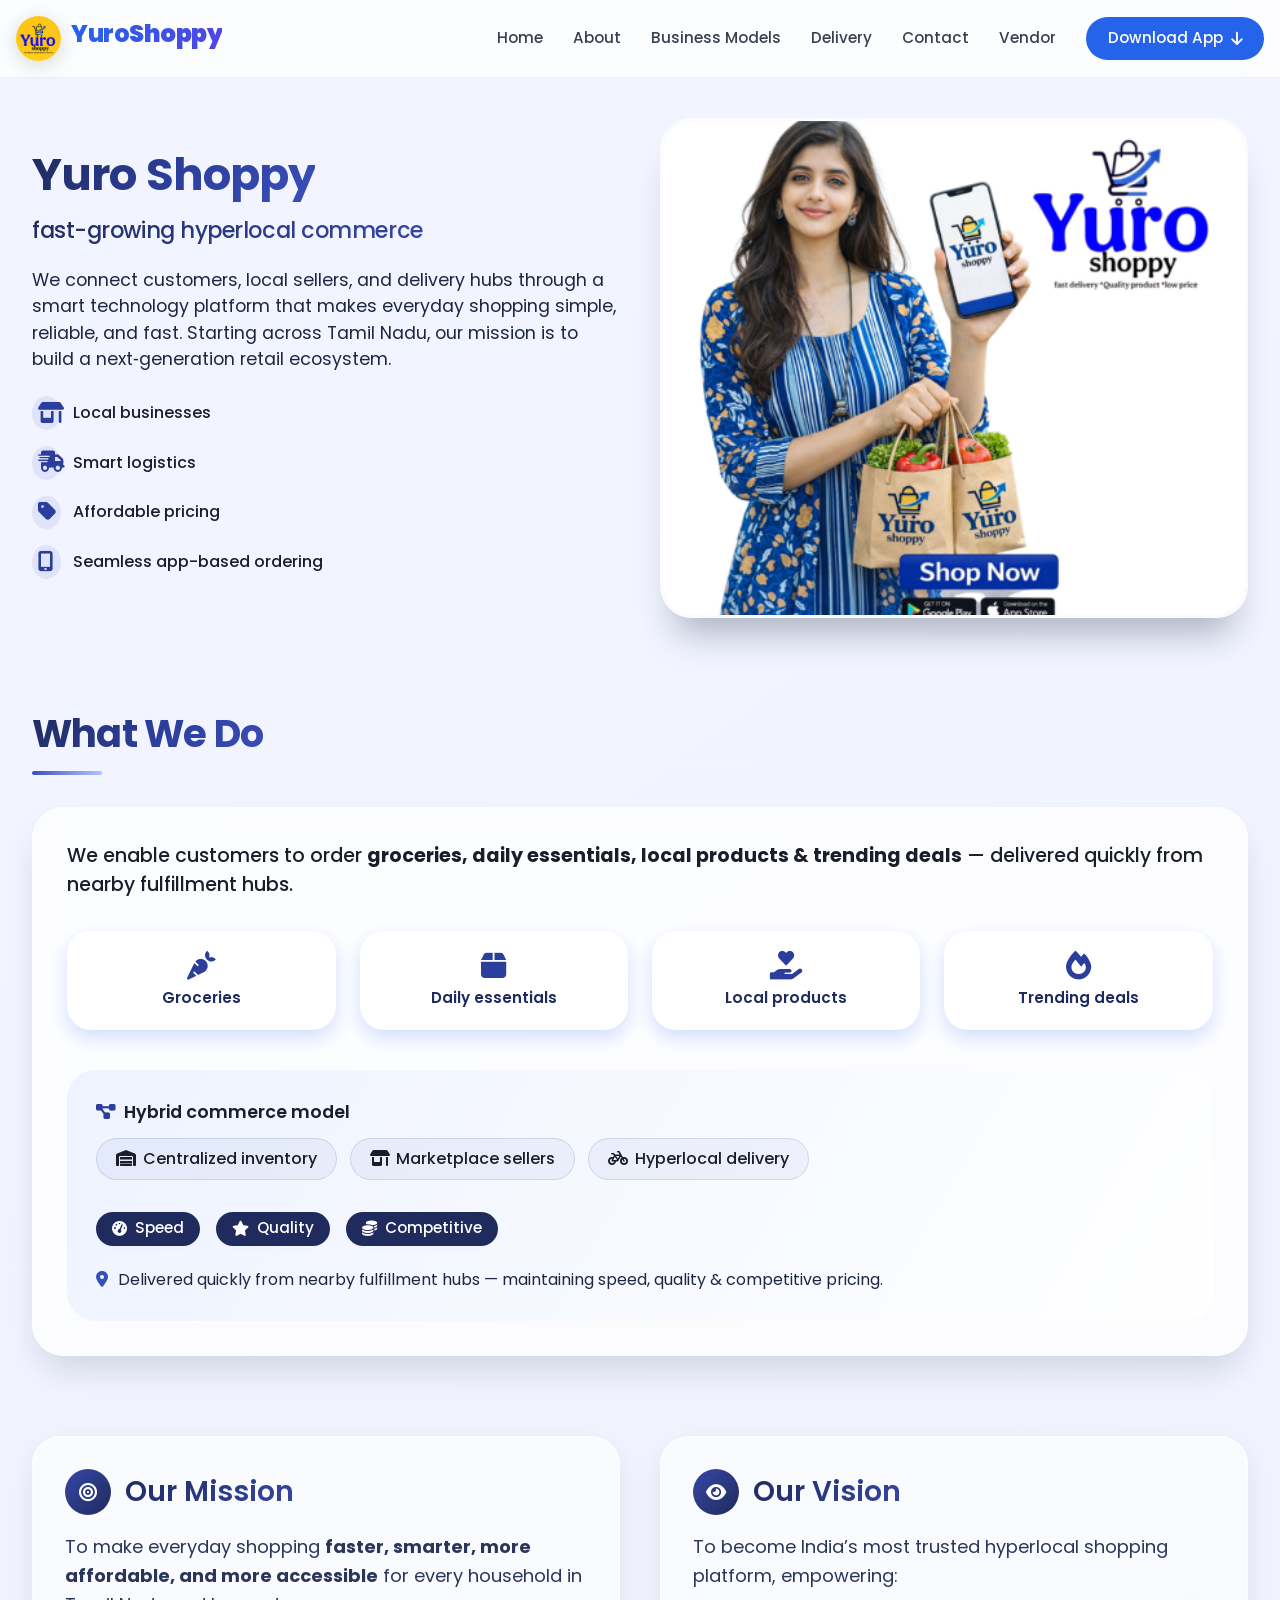
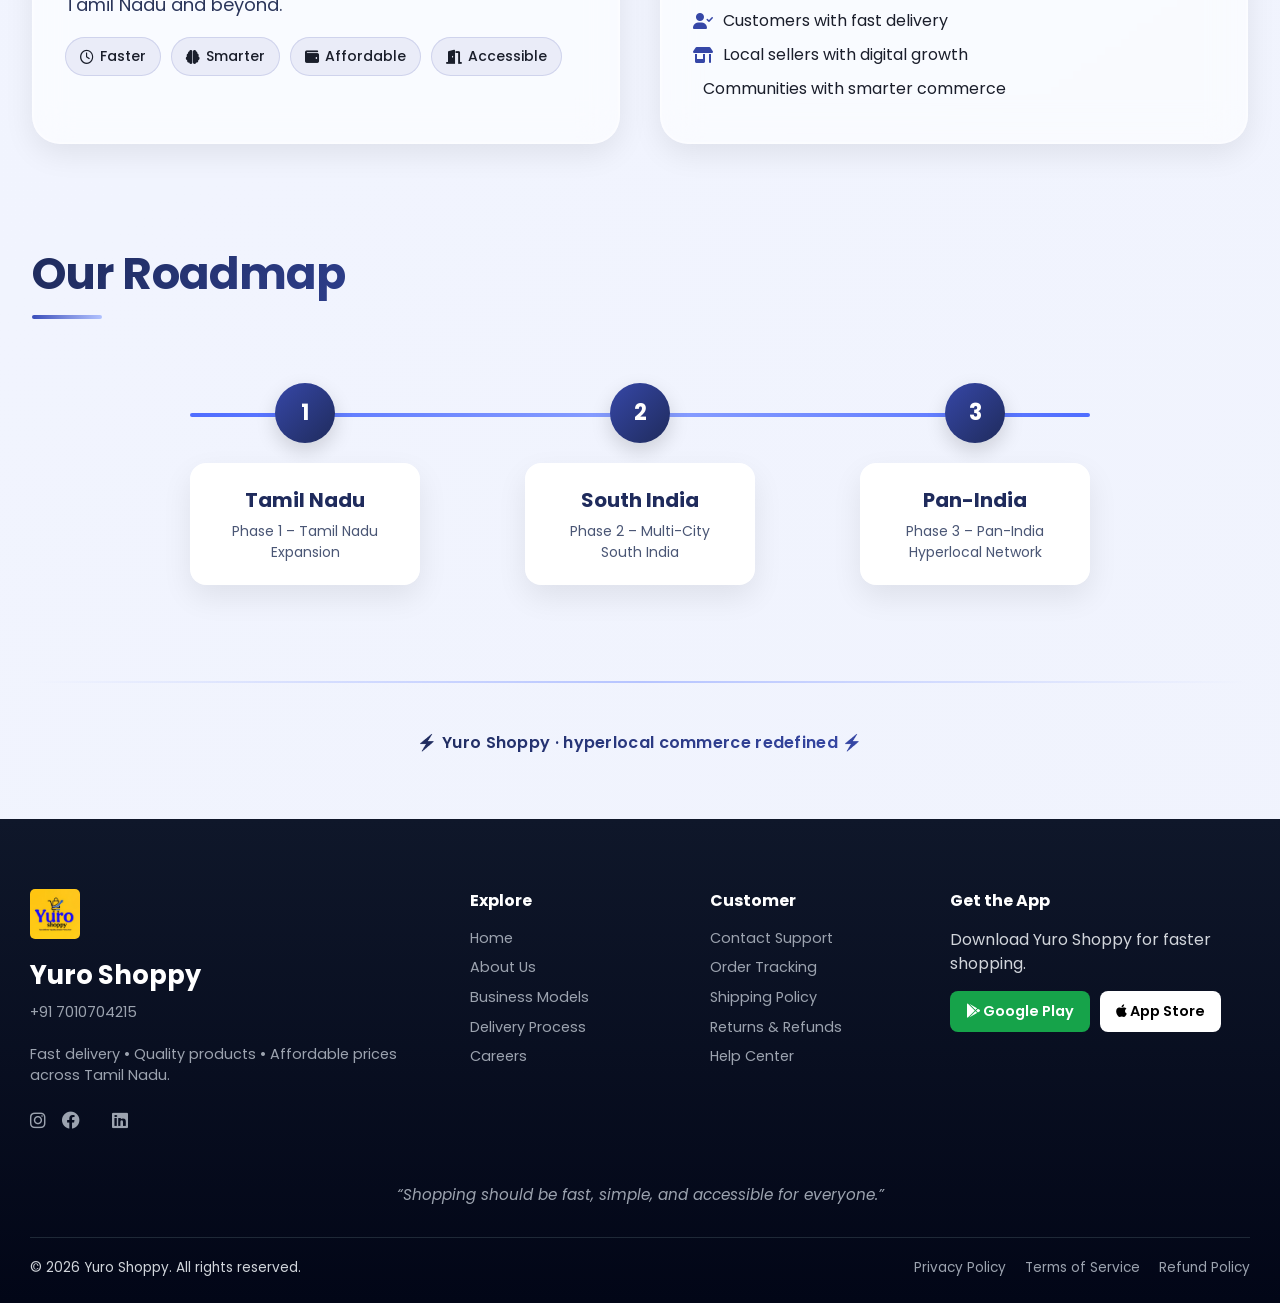
<file: about.html>
<!DOCTYPE html>
<html lang="en">

<head>
    <meta charset="UTF-8">
    <meta name="viewport" content="width=device-width, initial-scale=1.0">
    <title>Yuro Shoppy · about</title>
    <!-- Fonts & Icons -->
    <link rel="preconnect" href="https://fonts.googleapis.com">
    <link rel="shortcut icon" href="gallery/ys_color_fav.png" type="image/x-icon">

    <link rel="preconnect" href="https://fonts.gstatic.com" crossorigin>
    <link href="https://fonts.googleapis.com/css2?family=Inter:opsz,wght@14..32,300..700&display=swap" rel="stylesheet">
    <link rel="stylesheet" href="https://cdnjs.cloudflare.com/ajax/libs/font-awesome/6.0.0-beta3/css/all.min.css">
    <link
        href="https://fonts.googleapis.com/css2?family=Poppins:ital,wght@0,100;0,200;0,300;0,400;0,500;0,600;0,700;0,800;0,900;1,100;1,200;1,300;1,400;1,500;1,600;1,700;1,800;1,900&display=swap"
        rel="stylesheet">

    <style>
        * {
            margin: 0;
            padding: 0;
            box-sizing: border-box;
        }

        body {
            font-family: "Poppins", sans-serif;
            background: linear-gradient(145deg, #f2f5ff 0%, #f0f3fd 100%);
            color: #1a1e2b;
            line-height: 1.5;
            -webkit-font-smoothing: antialiased;
        }

        .page {
            max-width: 1280px;
            margin: 0 auto;
            padding: 2.5rem 2rem 4rem 2rem;
        }


        /* header start  */
        /* HEADER */
        .ys-header {
            position: sticky;
            top: 0;
            z-index: 1000;

            backdrop-filter: blur(14px);
            background: rgba(255, 255, 255, 0.75);

            border-bottom: 1px solid rgba(0, 0, 0, 0.05);
        }

        /* inner */
        .ys-header-inner {
            display: flex;
            justify-content: space-between;
            align-items: center;
            padding: 16px;
        }

        /* brand */
        /* BRAND AREA */
        .ys-brand {
            display: flex;
            align-items: center;
            gap: 10px;
        }

        /* logo */
        .ys-brand img {
            /* width: 38px; */
            width: 45px;
            filter: drop-shadow(0 4px 10px rgba(0, 0, 0, 0.15));
            border-radius: 50%;

            /* transition:0.3s; */
        }

        /* brand text */
        .ys-brand-text {
            font-size: 1.5rem;
            font-weight: 800;
            letter-spacing: -0.5px;
            position: relative;
            background: linear-gradient(90deg, #2563eb, #4f46e5, #2563eb);
            background-size: 200% auto;
            background-clip: text;
            -webkit-text-fill-color: transparent;
            /* animation:ysBrandGradient 4s linear infinite; */
        }

        /* highlight second word */
        .ys-brand-text span {
            font-weight: 900;
        }



        /* subtle glow */
        .ys-brand-text::after {
            content: "";
            position: absolute;
            inset: 0;
            filter: blur(12px);
            opacity: 0.2;
        }

        /* nav */
        .ys-nav {
            display: flex;
            align-items: center;
            gap: 30px;
        }

        /* links */
        .ys-nav a {
            position: relative;
            text-decoration: none;
            color: #374151;
            font-weight: 500;
            font-size: 0.95rem;
        }

        /* hover underline animation */
        .ys-nav a::after {
            content: '';
            position: absolute;
            left: 0;
            bottom: -6px;
            width: 0%;
            height: 2px;
            background: #2563eb;
            transition: 0.3s;
        }

        .ys-nav a:hover {
            color: #2563eb;
        }

        .ys-nav a:hover::after {
            width: 100%;
        }

        /* CTA BUTTON */
        .ys-btn-download {
            background: #2563eb;
            color: white !important;
            padding: 10px 22px;
            border-radius: 40px;
            display: flex;
            align-items: center;
            gap: 8px;
            font-weight: 600;
        }

        /* arrow animation */
        .ys-btn-download i {
            animation: ysArrow 1.4s infinite;
        }

        @keyframes ysArrow {

            0% {
                transform: translateY(0)
            }

            50% {
                transform: translateY(4px)
            }

            100% {
                transform: translateY(0)
            }

        }

        /* hover */
        .ys-btn-download:hover {
            background: #1e40af;
        }

        /* mobile toggle */
        .ys-menu-toggle {
            display: none;
            font-size: 1.6rem;
            cursor: pointer;
        }

        /* mobile nav */
        .ys-mobile-nav {
            max-height: 0;
            overflow: hidden;
            display: flex;
            flex-direction: column;
            background: white;
            transition: 0.35s;
        }

        .ys-mobile-nav a {
            padding: 14px 20px;
            border-top: 1px solid #eee;
            text-decoration: none;
            color: #333;
        }

        /* mobile CTA */
        .ys-btn-mobile {
            background: #2563eb;
            color: white !important;
            text-align: center;
            margin: 16px;
            border-radius: 30px;
        }

        /* active */
        .ys-mobile-nav.active {
            max-height: 400px;
        }

        /* responsive */
        @media(max-width:900px) {

            .ys-nav {
                display: none;
            }

            .ys-menu-toggle {
                display: block;
            }

        }

        /* header end  */

        /* headings with gradient */
        .gradient-text {
            background: linear-gradient(130deg, #1f2b5c, #2c3e9b, #3a4eba);
            -webkit-background-clip: text;
            background-clip: text;
            color: transparent;
            display: inline-block;
            font-weight: 700;
            letter-spacing: -0.02em;
        }

        h1 {
            font-size: 3.2rem;
            line-height: 1.2;
            margin-bottom: 0.5rem;
            font-weight: 700;
        }

        h2 {
            font-size: 2.4rem;
            font-weight: 600;
            letter-spacing: -0.02em;
            margin-bottom: 2rem;
            position: relative;
        }

        h2:after {
            content: '';
            display: block;
            width: 70px;
            height: 4px;
            background: linear-gradient(90deg, #3a4eba, #7b8cde, #b1c2ff);
            border-radius: 4px;
            margin-top: 0.5rem;
        }

        .section-margin {
            margin-bottom: 5rem;
        }

        /* cards & containers */
        .card-glass {
            background: rgba(255, 255, 255, 0.75);
            backdrop-filter: blur(10px);
            -webkit-backdrop-filter: blur(10px);
            border-radius: 2rem;
            box-shadow: 0 20px 35px -8px rgba(0, 20, 60, 0.15), 0 0 0 1px rgba(255, 255, 255, 0.5) inset;
            padding: 2rem;
            transition: transform 0.2s ease;
        }

        .card-glass:hover {
            transform: translateY(-4px);
        }

        .gradient-card {
            background: linear-gradient(145deg, #ffffff, #f6f9ff);
            border-radius: 2rem;
            box-shadow: 0 25px 40px -12px rgba(28, 42, 82, 0.2);
            padding: 2rem;
            border: 1px solid rgba(255, 255, 255, 0.7);
        }

        .badge-gradient {
            background: linear-gradient(110deg, #e9edff, #dfe6ff);
            border-radius: 100px;
            padding: 0.35rem 1rem;
            font-weight: 500;
            color: #1f2b5c;
            display: inline-flex;
            align-items: center;
            gap: 0.5rem;
            font-size: 0.95rem;
            border: 1px solid rgba(255, 255, 255, 0.8);
            box-shadow: 0 2px 6px rgba(0, 0, 0, 0.02);
        }

        .grid-2 {
            display: grid;
            grid-template-columns: 1fr 1fr;
            gap: 2.5rem;
            align-items: center;
        }

        .grid-4 {
            display: grid;
            grid-template-columns: repeat(4, 1fr);
            gap: 1.5rem;
        }

        .grid-3 {
            display: grid;
            grid-template-columns: repeat(3, 1fr);
            gap: 2rem;
        }

        .flex-row {
            display: flex;
            flex-wrap: wrap;
            gap: 1rem;
            align-items: center;
        }

        .list-icon {
            list-style: none;
            margin-top: 1.5rem;
        }

        .list-icon li {
            display: flex;
            align-items: center;
            gap: 0.75rem;
            margin-bottom: 1rem;
            font-weight: 450;
        }

        .list-icon i {
            color: #2c3e9b;
            font-size: 1.3rem;
            width: 1.8rem;
            background: rgba(60, 80, 200, 0.1);
            border-radius: 50%;
            padding: 0.4rem;
            text-align: center;
        }

        .img-rounded {
            border-radius: 2rem;
            width: 100%;
            height: auto;
            object-fit: cover;
            box-shadow: 0 30px 35px -15px rgba(18, 30, 60, 0.3);
            border: 3px solid rgba(255, 255, 255, 0.7);
            transition: 0.3s;
        }

        .img-rounded:hover {
            transform: scale(1.02);
        }

        .phase-card {
            background: white;
            border-radius: 1.8rem;
            padding: 2rem 1.8rem;
            box-shadow: 0 15px 30px -15px #1420441a;
            border: 1px solid #ffffff;
            transition: all 0.25s;
            text-align: center;
            background: linear-gradient(160deg, #ffffff, #f8faff);
        }

        .phase-card .phase-num {
            background: linear-gradient(130deg, #2c3e9b, #3f52b0);
            color: white;
            width: 3.2rem;
            height: 3.2rem;
            border-radius: 1.2rem;
            display: flex;
            align-items: center;
            justify-content: center;
            font-weight: 700;
            font-size: 1.4rem;
            margin: 0 auto 1.5rem auto;
            box-shadow: 0 6px 12px #2c3e9b40;
        }

        hr.sep {
            border: none;
            height: 2px;
            background: linear-gradient(90deg, transparent, #b6c4ff, transparent);
            margin: 3rem 0;
        }

        /* responsiveness */
        @media (max-width: 900px) {
            h1 {
                font-size: 2.6rem;
            }

            h2 {
                font-size: 2rem;
            }

            .grid-2 {
                grid-template-columns: 1fr;
            }

            .grid-4 {
                grid-template-columns: repeat(2, 1fr);
            }

            .grid-3 {
                grid-template-columns: 1fr;
            }

            .page {
                padding: 1.5rem 1.2rem 3rem;
            }
        }

        @media (max-width: 480px) {
            .grid-4 {
                grid-template-columns: 1fr;
            }

            .phase-card {
                padding: 1.5rem;
            }
        }

        .icon-circle {
            background: #eef2ff;
            width: 48px;
            height: 48px;
            border-radius: 30px;
            display: flex;
            align-items: center;
            justify-content: center;
            color: #2c3e9b;
            font-size: 1.5rem;
        }

        .model-tag {
            background: rgba(44, 62, 155, 0.05);
            border-radius: 100px;
            padding: 0.5rem 1.2rem;
            font-weight: 500;
            border: 1px solid rgba(44, 62, 155, 0.15);
            backdrop-filter: blur(4px);
        }

        /* ===== Mission Vision Section ===== */

        .ys-mv-section {
            display: grid;
            grid-template-columns: 1fr 1fr;
            gap: 2.5rem;
            margin-bottom: 5rem;
        }

        /* glass cards */

        .ys-glass-card {

            background: rgba(255, 255, 255, 0.6);
            backdrop-filter: blur(18px);
            -webkit-backdrop-filter: blur(18px);

            border-radius: 28px;
            padding: 32px;

            border: 1px solid rgba(255, 255, 255, 0.4);

            box-shadow:
                0 10px 30px rgba(0, 0, 0, 0.08),
                inset 0 0 0 1px rgba(255, 255, 255, 0.3);

            transition: all .35s ease;
        }

        .ys-glass-card:hover {
            transform: translateY(-6px);
            box-shadow: 0 18px 40px rgba(0, 0, 0, 0.12);
        }

        /* header */

        .ys-card-head {
            display: flex;
            align-items: center;
            gap: 14px;
            margin-bottom: 18px;
        }

        .ys-icon-wrap {
            width: 46px;
            height: 46px;

            display: flex;
            align-items: center;
            justify-content: center;

            border-radius: 50%;

            background: linear-gradient(135deg, #3647a7, #1f2b5c);
            color: white;
            font-size: 18px;
        }

        /* title */

        .ys-card-title {

            font-size: 28px;
            font-weight: 600;

            background: linear-gradient(130deg, #1f2b5c, #3647a7);
            background-clip: text;
            color: transparent;
        }

        /* paragraph */

        .ys-card-text {
            font-size: 18px;
            line-height: 1.6;
            margin-bottom: 18px;
            color: #2a355a;
        }

        /* badges */

        .ys-badge-row {
            display: flex;
            gap: 10px;
            flex-wrap: wrap;
        }

        .ys-badge {
            background: rgba(54, 71, 167, 0.08);
            border: 1px solid rgba(54, 71, 167, 0.15);

            padding: 8px 14px;
            border-radius: 999px;

            font-size: 14px;
            font-weight: 500;

            display: flex;
            align-items: center;
            gap: 6px;
        }

        /* vision list */

        .ys-vision-list {
            list-style: none;
            padding: 0;
            margin-top: 10px;
        }

        .ys-vision-list li {

            display: flex;
            align-items: center;

            gap: 10px;
            margin-bottom: 10px;

            font-size: 16px;
        }

        .ys-vision-list i {
            color: #3647a7;
            font-size: 16px;
        }

        /* responsive */

        @media(max-width:900px) {

            .ys-mv-section {
                grid-template-columns: 1fr;
            }

        }



        /* ===== ROADMAP SECTION ===== */

        .ys-roadmap-wrap {

            margin: 6rem 0;
            /* text-align: center; */
            position: relative;

        }

        /* title */

        .ys-roadmap-title {

            font-size: 2.8rem;
            font-weight: 700;
            margin-bottom: 4rem;

            background: linear-gradient(120deg, #1f2b5c, #4f6dff);
            background-clip: text;
            color: transparent;

        }

        /* timeline */

        .ys-roadmap-track {

            display: flex;
            justify-content: space-between;
            align-items: center;
            text-align: center;
            max-width: 900px;
            margin: auto;
            position: relative;

        }

        /* center line */

        .ys-roadmap-track::before {

            content: "";
            position: absolute;

            top: 30px;
            left: 0;
            right: 0;

            height: 4px;

            background: linear-gradient(90deg,
                    #4f6dff,
                    #8aa0ff,
                    #4f6dff);

            border-radius: 10px;

        }

        /* node */

        .ys-roadmap-node {

            position: relative;
            display: flex;
            flex-direction: column;
            align-items: center;

            animation: ysRoadFade 1s ease forwards;

        }

        /* circle number */

        .ys-roadmap-dot {

            width: 60px;
            height: 60px;

            border-radius: 50%;

            background: linear-gradient(135deg, #3647a7, #1f2b5c);
            color: white;

            display: flex;
            align-items: center;
            justify-content: center;

            font-size: 22px;
            font-weight: 700;

            box-shadow: 0 8px 20px rgba(0, 0, 0, 0.15);

            margin-bottom: 20px;

            transition: 0.4s;

        }

        /* card */

        .ys-roadmap-card {

            background: white;

            padding: 22px 26px;

            border-radius: 16px;

            width: 230px;

            box-shadow:
                0 12px 30px rgba(0, 0, 0, 0.08);

            transition: 0.35s;

        }

        /* hover animation */

        .ys-roadmap-node:hover .ys-roadmap-card {

            transform: translateY(-8px);
            box-shadow: 0 20px 40px rgba(0, 0, 0, 0.15);

        }

        .ys-roadmap-node:hover .ys-roadmap-dot {

            transform: scale(1.15);
            box-shadow: 0 12px 30px rgba(0, 0, 0, 0.25);

        }

        /* text */

        .ys-roadmap-card h3 {

            font-size: 20px;
            margin-bottom: 6px;
            color: #1f2b5c;

        }

        .ys-roadmap-card p {

            font-size: 14px;
            color: #4a5675;

        }

        /* animation */

        @keyframes ysRoadFade {

            from {

                opacity: 0;
                transform: translateY(30px);

            }

            to {

                opacity: 1;
                transform: translateY(0);

            }

        }

        /* mobile */

        @media(max-width:800px) {

            .ys-roadmap-track {

                flex-direction: column;
                gap: 40px;

            }

            .ys-roadmap-track::before {

                display: none;

            }

        }

        /* footerstart */

        .ys-footer {
            background: linear-gradient(180deg, #0f172a, #020617);
            color: #d1d5db;
            padding: 70px 30px 25px;
        }

        /* GRID */

        .ys-footer-grid {
            display: grid;
            grid-template-columns: 2fr 1fr 1fr 1.5fr;
            gap: 40px;
            margin-bottom: 50px;
        }

        /* BRAND */

        .ys-footer-logo {
            width: 50px;
            margin-bottom: 10px;
            border-radius: 10%;
        }

        .ys-brand-name {
            font-size: 1.6rem;
            font-weight: 700;
            color: white;
            margin-bottom: 8px;
        }

        .ys-footer-desc {
            font-size: .9rem;
            color: #9ca3af;
            margin-bottom: 20px;
        }

        /* SOCIAL */

        .ys-footer-social a {
            margin-right: 12px;
            font-size: 18px;
            color: #9ca3af;
            transition: .3s;
        }

        .ys-footer-social a:hover {
            color: white;
            transform: translateY(-3px);
        }

        /* LINKS */

        .ys-footer-col h4 {
            color: white;
            margin-bottom: 15px;
        }

        .ys-footer-col a {
            display: block;
            margin-bottom: 8px;
            text-decoration: none;
            color: #9ca3af;
            font-size: .9rem;
            transition: .3s;
        }

        /* .ys-footer-col a:hover {
    color: white;
    padding-left: 4px;
} */

        /* APP BUTTONS */

        .ys-app-buttons {
            display: flex;
            gap: 10px;
            margin-top: 15px;
            color: white !important;
        }

        .ys-playstore,
        .ys-appstore {
            display: flex;
            align-items: center;
            gap: 8px;
            padding: 10px 16px;
            border-radius: 8px;
            text-decoration: none;
            font-size: .9rem;
            font-weight: 600;

        }

        .ys-playstore {
            background: #16a34a;
            color: white !important;
        }

        .ys-appstore {
            background: white;
            color: black !important;
        }

        .ys-playstore:hover {
            background: #16a34a;
            transform: none !important;
        }

        .ys-appstore:hover {
            background: #e5e7eb;
        }

        /* QUOTE */

        .ys-footer-quote {
            text-align: center;
            font-style: italic;
            color: #9ca3af;
            margin-bottom: 30px;
            font-size: .95rem;
        }

        /* BOTTOM */

        .ys-footer-bottom {
            border-top: 1px solid #1f2937;
            padding-top: 20px;
            display: flex;
            justify-content: space-between;
            flex-wrap: wrap;
            font-size: .85rem;
        }

        .ys-footer-links a {
            margin-left: 15px;
            color: #9ca3af;
            text-decoration: none;
        }

        .ys-footer-links a:hover {
            color: white;
        }

        @media(max-width:900px) {

            .ys-footer-grid {
                grid-template-columns: 1fr 1fr;
            }

        }

        @media(max-width:600px) {

            .ys-footer-grid {
                grid-template-columns: 1fr;
            }

            .ys-footer-bottom {
                flex-direction: column;
                gap: 10px;
                text-align: center;
            }

            .ys-footer-links a {
                margin: 0 8px;
            }

        }

        /* footer end  */
    </style>
</head>

<body>
    <header class="ys-header">

        <div class="ys-container ys-header-inner">

            <!-- Logo -->
            <div class="ys-brand">
                <img src="gallery/ys_color_fav.png" alt="YuroShoppy Logo">

                <h1 class="ys-brand-text">
                    Yuro<span>Shoppy</span>
                </h1>
            </div>

            <!-- Desktop Menu -->
            <nav class="ys-nav">
                <a href="index.html">Home</a>
                <a href="about.html">About</a>
                <a href="partnership.html">Business Models</a>
                <a href="deliveryprocess.html">Delivery</a>
                <a href="index.html#yscontact">Contact</a>
                <a href="vendor.html">Vendor</a>

                <a href="#" class="ys-btn-download">
                    Download App
                    <i class="fas fa-arrow-down"></i>
                </a>
            </nav>

            <!-- Mobile Menu Button -->
            <div class="ys-menu-toggle">
                <i class="fas fa-bars"></i>
            </div>

        </div>

        <!-- Mobile Menu -->
        <div class="ys-mobile-nav">
            <a href="index.html">Home</a>
            <a href="about.html">About</a>
            <a href="partnership.html">Business Models</a>
            <a href="deliveryprocess.html">Delivery</a>
            <a href="index.html#yscontact">Contact</a>
            <a href="vendor.html">Vendor</a>

            <a href="#" class="ys-btn-mobile">
                Download App
                <i class="fas fa-arrow-down"></i>
            </a>
        </div>

    </header>

    <main class="page">
        <!-- NO HEADER / NO FOOTER — pure content sections -->

        <!-- WHO WE ARE (hero section) -->
        <div class="section-margin">
            <div class="grid-2">
                <!-- left text -->
                <div>
                    <h1 class="gradient-text" style="font-size: 2.8rem; margin-bottom: 0.75rem;">Yuro Shoppy</h1>
                    <p class="gradient-text"
                        style="font-size: 1.4rem; font-weight: 500; margin-bottom: 1.2rem; background: linear-gradient(135deg,#212c5e,#3647a7); -webkit-background-clip:text; background-clip:text;">
                        fast-growing hyperlocal commerce</p>
                    <p style="font-size: 1.1rem; margin-bottom: 1.2rem; color: #1e2642;">We connect customers, local
                        sellers, and delivery hubs through a smart technology platform that makes everyday shopping
                        simple, reliable, and fast. Starting across Tamil Nadu, our mission is to build a
                        next‑generation retail ecosystem.</p>
                    <ul class="list-icon">
                        <li><i class="fas fa-store-alt"></i> Local businesses</li>
                        <li><i class="fas fa-truck-fast"></i> Smart logistics</li>
                        <li><i class="fas fa-tag"></i> Affordable pricing</li>
                        <li><i class="fas fa-mobile-screen-button"></i> Seamless app-based ordering</li>
                    </ul>
                </div>
                <!-- right image (online image) -->
                <div>
                    <img class="img-rounded" src="gallery/home-img.png" alt="fast delivery with groceries"
                        loading="lazy" style="max-height: 500px; width:100%; object-position: center;">
                </div>
            </div>
        </div>

        <!-- WHAT WE DO -->
        <div class="section-margin">
            <h2 class="gradient-text">What We Do</h2>
            <div class="card-glass" style="padding: 2.2rem;">
                <p style="font-size: 1.2rem; margin-bottom: 2rem; font-weight: 450;">We enable customers to order
                    <strong>groceries, daily essentials, local products & trending deals</strong> — delivered quickly
                    from nearby fulfillment hubs.
                </p>

                <!-- product categories (4) -->
                <div class="grid-4" style="margin-bottom: 2.5rem;">
                    <div class="badge-gradient"
                        style="justify-content: center; padding: 1.2rem 0.5rem; border-radius: 1.5rem; flex-direction: column; gap: 0.4rem; background: white; box-shadow: 0 8px 18px #d5deff;">
                        <i class="fas fa-carrot" style="font-size: 1.8rem; color:#2c3e9b;"></i>
                        <span style="font-weight: 600;">Groceries</span>
                    </div>
                    <div class="badge-gradient"
                        style="justify-content: center; padding: 1.2rem 0.5rem; border-radius: 1.5rem; flex-direction: column; gap: 0.4rem; background: white; box-shadow: 0 8px 18px #d5deff;">
                        <i class="fas fa-box" style="font-size: 1.8rem; color:#2c3e9b;"></i>
                        <span style="font-weight: 600;">Daily essentials</span>
                    </div>
                    <div class="badge-gradient"
                        style="justify-content: center; padding: 1.2rem 0.5rem; border-radius: 1.5rem; flex-direction: column; gap: 0.4rem; background: white; box-shadow: 0 8px 18px #d5deff;">
                        <i class="fas fa-hand-holding-heart" style="font-size: 1.8rem; color:#2c3e9b;"></i>
                        <span style="font-weight: 600;">Local products</span>
                    </div>
                    <div class="badge-gradient"
                        style="justify-content: center; padding: 1.2rem 0.5rem; border-radius: 1.5rem; flex-direction: column; gap: 0.4rem; background: white; box-shadow: 0 8px 18px #d5deff;">
                        <i class="fas fa-fire" style="font-size: 1.8rem; color:#2c3e9b;"></i>
                        <span style="font-weight: 600;">Trending deals</span>
                    </div>
                </div>

                <!-- hybrid model description + benefits -->
                <div
                    style="background: linear-gradient(120deg, #eef3ff, #ffffff); border-radius: 1.8rem; padding: 1.8rem;">
                    <div
                        style="display: flex; flex-wrap: wrap; gap: 2rem; justify-content: space-between; align-items: center;">
                        <div>
                            <span style="font-weight: 600; font-size: 1.1rem; display: block; margin-bottom: 0.8rem;"><i
                                    class="fas fa-diagram-project"
                                    style="color:#2c3e9b; margin-right: 0.5rem;"></i>Hybrid commerce model</span>
                            <div class="flex-row" style="gap: 0.8rem;">
                                <span class="model-tag"><i class="fas fa-warehouse"
                                        style="margin-right: 0.4rem;"></i>Centralized inventory</span>
                                <span class="model-tag"><i class="fas fa-shop"
                                        style="margin-right: 0.4rem;"></i>Marketplace sellers</span>
                                <span class="model-tag"><i class="fas fa-bicycle"
                                        style="margin-right: 0.4rem;"></i>Hyperlocal delivery</span>
                            </div>
                        </div>
                        <div class="flex-row" style="gap: 1rem;">
                            <span class="badge-gradient" style="background: #1f2b5c; color: white; border: none;"><i
                                    class="fas fa-gauge-high"></i> Speed</span>
                            <span class="badge-gradient" style="background: #1f2b5c; color: white; border: none;"><i
                                    class="fas fa-star"></i> Quality</span>
                            <span class="badge-gradient" style="background: #1f2b5c; color: white; border: none;"><i
                                    class="fas fa-coins"></i> Competitive</span>
                        </div>
                    </div>
                    <p style="margin-top: 1.4rem; color: #1e2642;"><i class="fas fa-location-dot"
                            style="color:#3a4eba; margin-right: 0.4rem;"></i> Delivered quickly from nearby fulfillment
                        hubs — maintaining speed, quality & competitive pricing.</p>
                </div>
            </div>
        </div>

        <!-- MISSION + VISION side by side -->
        <div class="ys-mv-section">

            <!-- Mission -->
            <div class="ys-glass-card ys-mission-card">

                <div class="ys-card-head">
                    <span class="ys-icon-wrap"><i class="fas fa-bullseye"></i></span>
                    <h3 class="ys-card-title">Our Mission</h3>
                </div>

                <p class="ys-card-text">
                    To make everyday shopping <strong>faster, smarter, more affordable,
                        and more accessible</strong> for every household in Tamil Nadu
                    and beyond.
                </p>

                <div class="ys-badge-row">
                    <span class="ys-badge"><i class="far fa-clock"></i> Faster</span>
                    <span class="ys-badge"><i class="fas fa-brain"></i> Smarter</span>
                    <span class="ys-badge"><i class="fas fa-wallet"></i> Affordable</span>
                    <span class="ys-badge"><i class="fas fa-door-open"></i> Accessible</span>
                </div>

            </div>

            <!-- Vision -->
            <div class="ys-glass-card ys-vision-card">

                <div class="ys-card-head">
                    <span class="ys-icon-wrap"><i class="fas fa-eye"></i></span>
                    <h3 class="ys-card-title">Our Vision</h3>
                </div>

                <p class="ys-card-text">
                    To become India’s most trusted hyperlocal shopping platform,
                    empowering:
                </p>

                <ul class="ys-vision-list">

                    <li>
                        <i class="fas fa-user-check"></i>
                        Customers with fast delivery
                    </li>

                    <li>
                        <i class="fas fa-shop"></i>
                        Local sellers with digital growth
                    </li>

                    <li>
                        <i class="fas fa-people-group"></i>
                        Communities with smarter commerce
                    </li>

                </ul>

            </div>

        </div>

        <!-- ROADMAP -->
        <div class="ys-roadmap-wrap">

            <h2 class="ys-roadmap-title">Our Roadmap</h2>

            <div class="ys-roadmap-track">

                <!-- Phase 1 -->
                <div class="ys-roadmap-node">
                    <div class="ys-roadmap-dot">1</div>

                    <div class="ys-roadmap-card">
                        <h3>Tamil Nadu</h3>
                        <p>Phase 1 – Tamil Nadu Expansion</p>
                    </div>
                </div>

                <!-- Phase 2 -->
                <div class="ys-roadmap-node">
                    <div class="ys-roadmap-dot">2</div>

                    <div class="ys-roadmap-card">
                        <h3>South India</h3>
                        <p>Phase 2 – Multi-City South India</p>
                    </div>
                </div>

                <!-- Phase 3 -->
                <div class="ys-roadmap-node">
                    <div class="ys-roadmap-dot">3</div>

                    <div class="ys-roadmap-card">
                        <h3>Pan-India</h3>
                        <p>Phase 3 – Pan-India Hyperlocal Network</p>
                    </div>
                </div>

            </div>

        </div>

        <!-- extra subtle separator (not a footer) -->
        <hr class="sep">

        <!-- small tagline – still no footer, just a graceful closing line -->
        <div style="text-align: center; margin-top: 2rem;">
            <span
                style="background: linear-gradient(130deg, #1f2b5c, #3647a7); -webkit-background-clip: text; background-clip: text; color: transparent; font-weight: 600; letter-spacing: 0.3px;">⚡
                Yuro Shoppy · hyperlocal commerce redefined ⚡</span>
        </div>
        <!-- absolutely no header / footer elements (no nav, no copyright, no links) -->
    </main>
    <footer class="ys-footer">

        <div class="ys-container">

            <div class="ys-footer-grid">

                <!-- BRAND -->
                <div class="ys-footer-brand">

                    <img src="gallery/ys_color_fav.png" alt="Yuro Shoppy" class="ys-footer-logo">

                    <h3 class="ys-brand-name">Yuro Shoppy</h3>
                    <p class="ys-footer-desc">
                        +91 7010704215
                    </p>
                    <p class="ys-footer-desc">
                        Fast delivery • Quality products • Affordable prices across Tamil Nadu.
                    </p>

                    <div class="ys-footer-social">
                        <a href="#"><i class="fab fa-instagram"></i></a>
                        <a href="#"><i class="fab fa-facebook"></i></a>
                        <a href="#"><i class="fab fa-x-twitter"></i></a>
                        <a href="#"><i class="fab fa-linkedin"></i></a>
                    </div>

                </div>


                <!-- NAVIGATION -->
                <div class="ys-footer-col">
                    <h4>Explore</h4>
                    <a href="index.html">Home</a>
                    <a href="about.html">About Us</a>
                    <a href="partnership.html">Business Models</a>
                    <a href="deliveryprocess.html">Delivery Process</a>
                    <a href="index.html#yscontact">Careers</a>
                </div>


                <!-- CUSTOMER -->
                <div class="ys-footer-col">
                    <h4>Customer</h4>
                    <a href="#">Contact Support</a>
                    <a href="#">Order Tracking</a>
                    <a href="#">Shipping Policy</a>
                    <a href="#">Returns & Refunds</a>
                    <a href="#">Help Center</a>
                </div>


                <!-- APP DOWNLOAD -->
                <div class="ys-footer-col ys-app-section">

                    <h4>Get the App</h4>

                    <p>Download Yuro Shoppy for faster shopping.</p>

                    <div class="ys-app-buttons">

                        <a href="#" class="ys-playstore">
                            <i class="fab fa-google-play"></i>
                            <span>Google Play</span>
                        </a>

                        <a href="#" class="ys-appstore">
                            <i class="fab fa-apple"></i>
                            <span>App Store</span>
                        </a>

                    </div>

                </div>

            </div>


            <!-- QUOTE -->

            <div class="ys-footer-quote">
                “Shopping should be fast, simple, and accessible for everyone.”
            </div>


            <!-- BOTTOM -->

            <div class="ys-footer-bottom">

                <span>© 2026 Yuro Shoppy. All rights reserved.</span>

                <div class="ys-footer-links">
                    <a href="#">Privacy Policy</a>
                    <a href="#">Terms of Service</a>
                    <a href="#">Refund Policy</a>
                </div>

            </div>

        </div>

    </footer>
    <script>
        const toggle = document.querySelector(".ys-menu-toggle");
        const mobileNav = document.querySelector(".ys-mobile-nav");

        toggle.addEventListener("click", () => {
            mobileNav.classList.toggle("active");
        });
    </script>
</body>

</html>
</file>
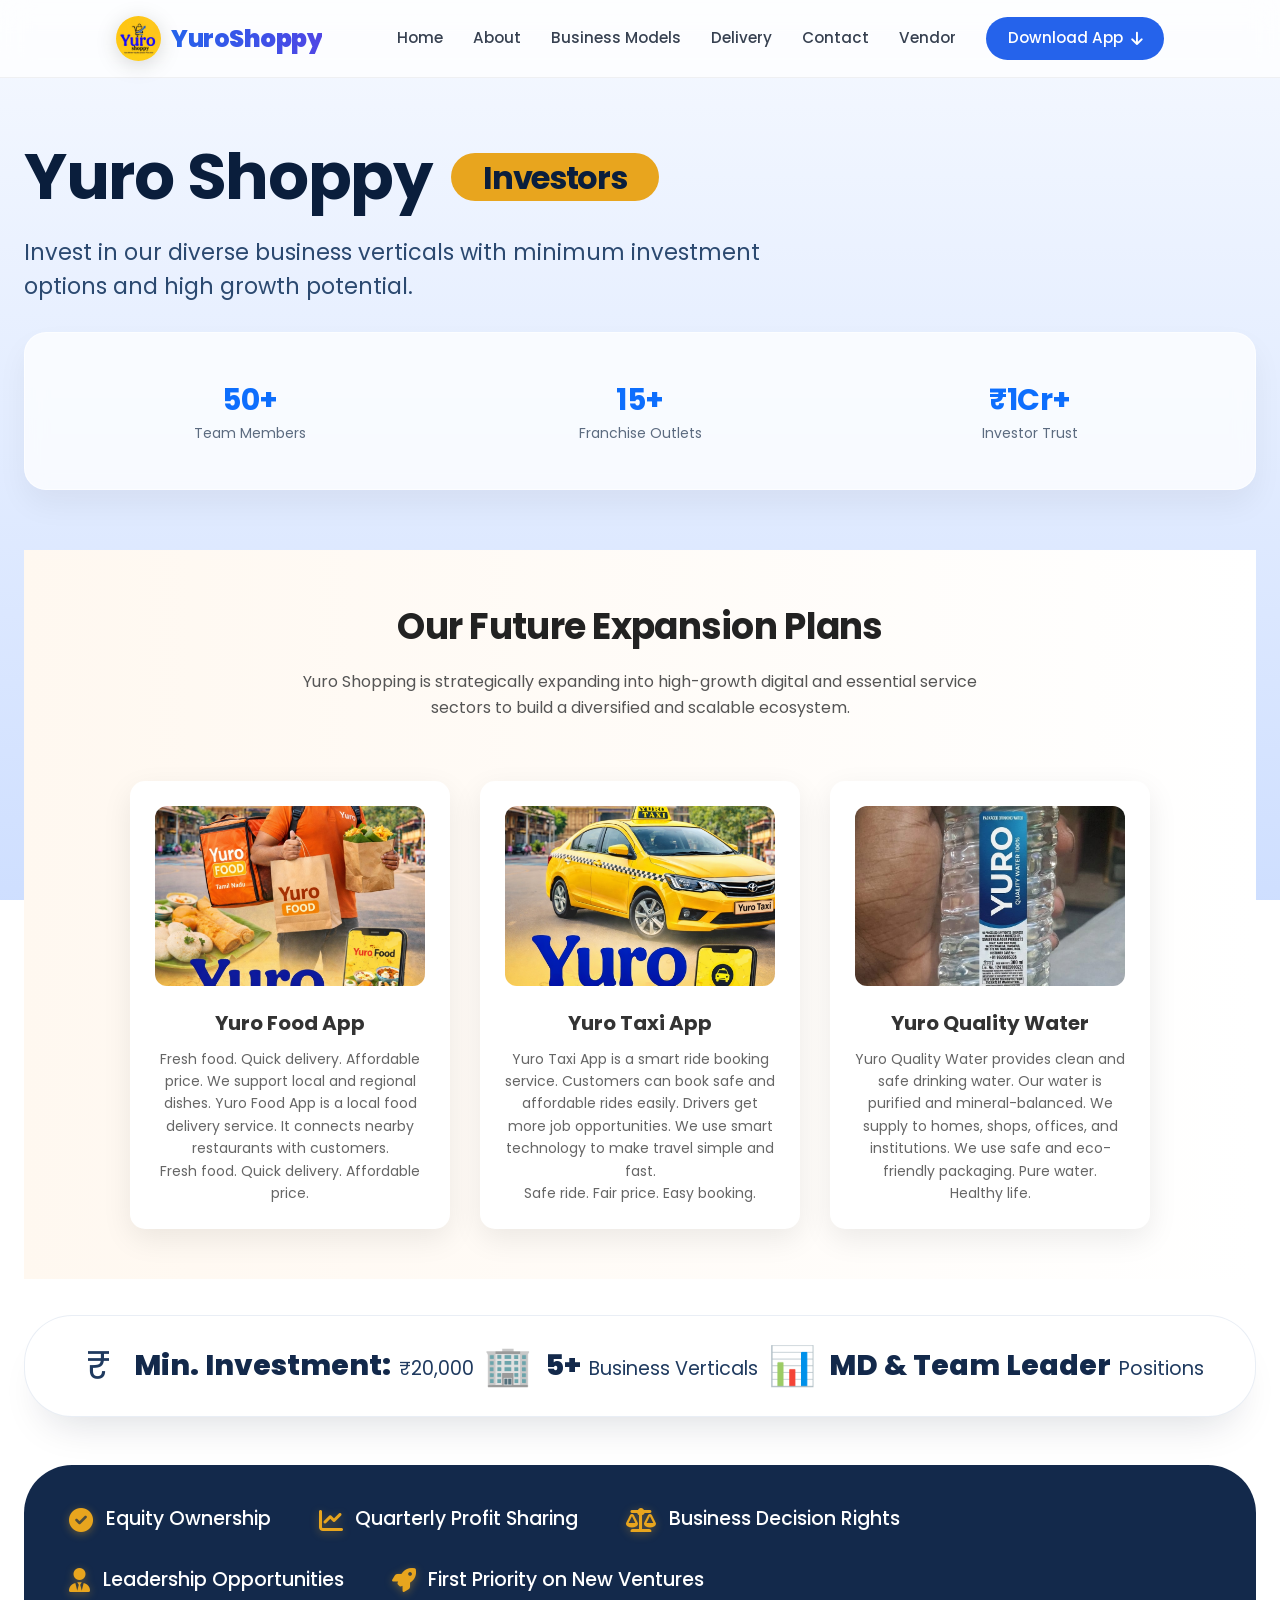
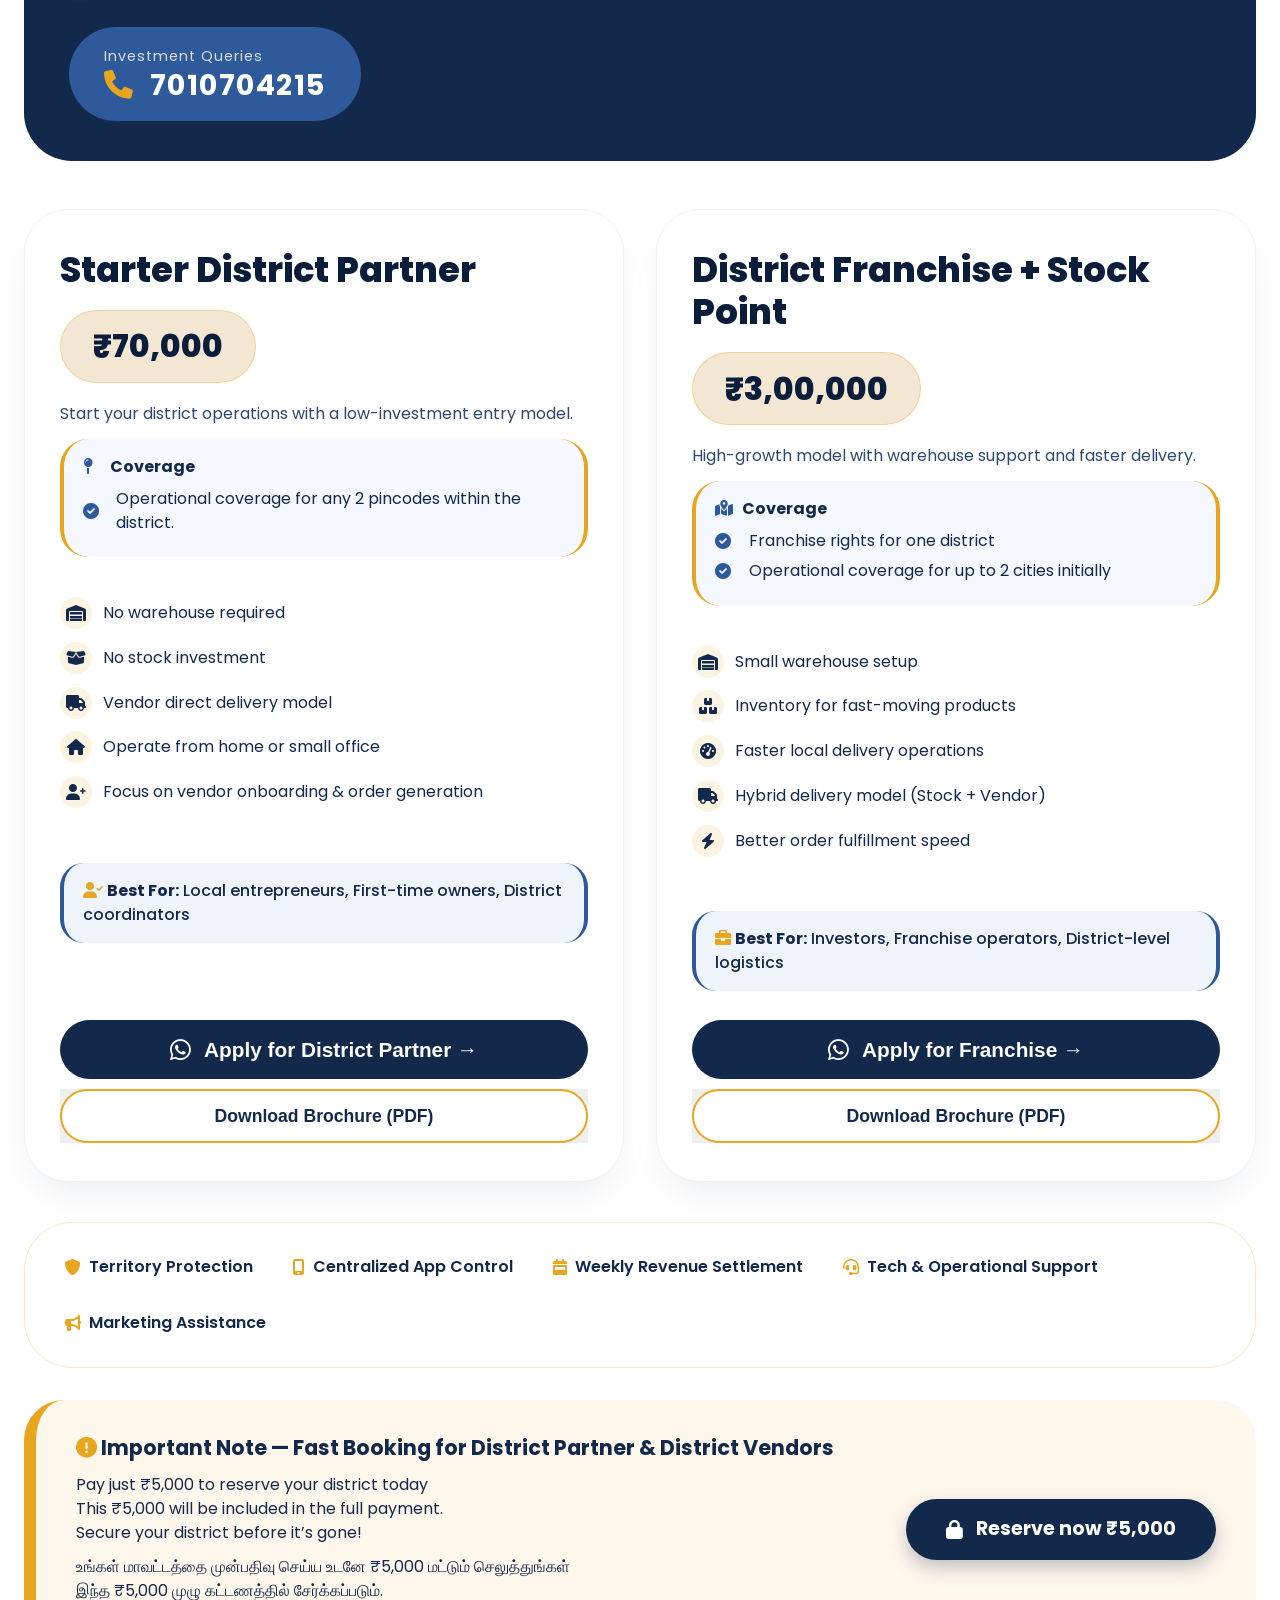
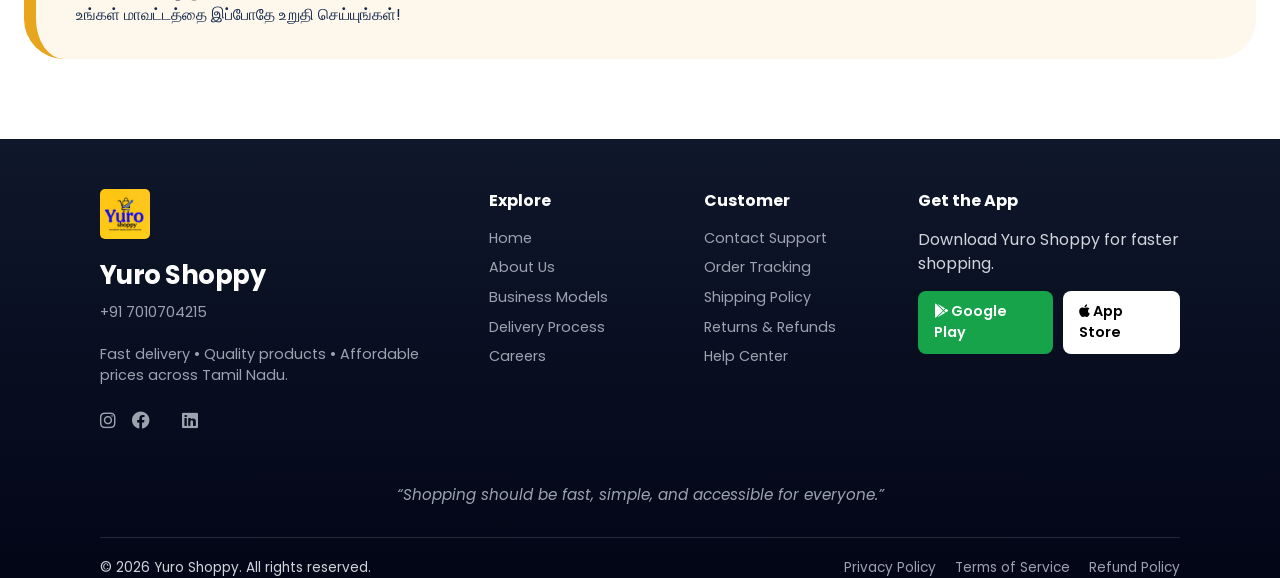
<file: investor.html>
<!DOCTYPE html>
<html lang="en">

<head>
    <meta charset="UTF-8">
    <meta name="viewport" content="width=device-width, initial-scale=1.0">
    <title>Yuro Shoppy | Investor models</title>
    <link rel="shortcut icon" href="gallery/ys_color_fav.png" type="image/x-icon">
    <!-- Font Awesome 6 (free) -->
    <link rel="stylesheet" href="https://cdnjs.cloudflare.com/ajax/libs/font-awesome/6.0.0-beta3/css/all.min.css">
    <!-- Google Font -->
    <link href="https://fonts.googleapis.com/css2?family=Poppins:wght@400;500;600;700;800&display=swap"
        rel="stylesheet">
    <style>
        /* ===== RESET & PROFESSIONAL BASE ===== */
        * {
            margin: 0;
            padding: 0;
            box-sizing: border-box;
        }

        body {
            background: #F7F9FC;
            /* soft background from logo neutral */
            font-family: 'Poppins', sans-serif;
            line-height: 1.5;
            color: #13294B;
            /* primary deep navy from logo (YS dark) */

            display: flex;
            flex-direction: column;
            align-items: center;
            background: linear-gradient(rgba(244, 248, 255, 0.85), rgba(198, 217, 255, 0.85)),
                url('https://images.unsplash.com/photo-1521791136064-7986c2920216?auto=format&fit=crop&w=1400&q=80');
            background-size: cover;
            background-attachment: fixed;
        }

        .container {
            max-width: 1300px;
            width: 100%;
            padding: 2rem 1.5rem;
        }

        /* ===== TYPOGRAPHY – clean, professional ===== */
        h1,
        h2,
        h3 {
            font-weight: 700;
            letter-spacing: -0.02em;
        }

        .overline {
            font-size: 0.85rem;
            text-transform: uppercase;
            letter-spacing: 2px;
            color: #2E5A9C;
            /* medium blue from logo (YS number) */
            font-weight: 600;
        }

        /* ===== LOGO BAR (skip header/footer but keep brand presence) ===== */
        .brand-bar {
            display: flex;
            align-items: center;
            justify-content: space-between;
            margin-bottom: 2.5rem;
            flex-wrap: wrap;
            gap: 1rem;
        }

        .logo-group {
            display: flex;
            align-items: center;
            gap: 1.2rem;
        }

        .logo-main {
            background: #13294B;
            /* deep navy */
            color: white;
            font-weight: 800;
            font-size: 2rem;
            padding: 0.3rem 1.5rem 0.3rem 1.5rem;
            border-radius: 60px;
            letter-spacing: -0.5px;
            box-shadow: 0 6px 14px rgba(18, 40, 75, 0.12);
        }

        .logo-number-badge {
            background: #E8A51E;
            /* mustard/gold from logo (5.0 number) */
            color: #13294B;
            font-weight: 800;
            font-size: 1.8rem;
            padding: 0.2rem 1.2rem;
            border-radius: 100px;
            box-shadow: 0 4px 10px rgba(232, 165, 30, 0.3);
        }

        .github-ref {
            background: #EFF3F8;
            padding: 0.5rem 1.5rem;
            border-radius: 40px;
            color: #1F3A6B;
            font-family: 'SF Mono', 'Fira Code', monospace;
            font-size: 0.9rem;
            border: 1px solid #ced9e9;
        }

        /* HEADER */
        .ys-header {
            position: sticky;
            top: 0;
            z-index: 1000;
            width: 100%;
            backdrop-filter: blur(14px);
            background: rgba(255, 255, 255, 0.75);
            padding: 0px 100px;
            border-bottom: 1px solid rgba(0, 0, 0, 0.05);
        }

        /* inner */
        .ys-header-inner {
            display: flex;
            justify-content: space-between;
            align-items: center;
            padding: 16px;
        }

        /* brand */
        /* BRAND AREA */
        .ys-brand {
            display: flex;
            align-items: center;
            gap: 10px;
        }

        /* logo */
        .ys-brand img {
            /* width: 38px; */
            width: 45px;
            filter: drop-shadow(0 4px 10px rgba(0, 0, 0, 0.15));
            border-radius: 50%;

            /* transition:0.3s; */
        }

        /* brand text */
        .ys-brand-text {
            font-size: 1.5rem;
            font-weight: 800;
            letter-spacing: -0.5px;
            position: relative;
            background: linear-gradient(90deg, #2563eb, #4f46e5, #2563eb);
            background-size: 200% auto;
            background-clip: text;
            -webkit-text-fill-color: transparent;
            /* animation:ysBrandGradient 4s linear infinite; */
        }

        /* highlight second word */
        .ys-brand-text span {
            font-weight: 900;
        }



        /* subtle glow */
        .ys-brand-text::after {
            content: "";
            position: absolute;
            inset: 0;
            filter: blur(12px);
            opacity: 0.2;
        }

        /* nav */
        .ys-nav {
            display: flex;
            align-items: center;
            gap: 30px;
        }

        /* links */
        .ys-nav a {
            position: relative;
            text-decoration: none;
            color: #374151;
            font-weight: 500;
            font-size: 0.95rem;
        }

        /* hover underline animation */
        .ys-nav a::after {
            content: '';
            position: absolute;
            left: 0;
            bottom: -6px;
            width: 0%;
            height: 2px;
            background: #2563eb;
            transition: 0.3s;
        }

        .ys-nav a:hover {
            color: #2563eb;
        }

        .ys-nav a:hover::after {
            width: 100%;
        }

        /* CTA BUTTON */
        .ys-btn-download {
            background: #2563eb;
            color: white !important;
            padding: 10px 22px;
            border-radius: 40px;
            display: flex;
            align-items: center;
            gap: 8px;
            font-weight: 600;
        }

        /* arrow animation */
        .ys-btn-download i {
            animation: ysArrow 1.4s infinite;
        }

        @keyframes ysArrow {

            0% {
                transform: translateY(0)
            }

            50% {
                transform: translateY(4px)
            }

            100% {
                transform: translateY(0)
            }

        }

        /* hover */
        .ys-btn-download:hover {
            background: #1e40af;
        }

        /* mobile toggle */
        .ys-menu-toggle {
            display: none;
            font-size: 1.6rem;
            cursor: pointer;
        }

        /* mobile nav */
        .ys-mobile-nav {
            max-height: 0;
            overflow: hidden;
            display: flex;
            flex-direction: column;
            background: white;
            transition: 0.35s;
        }

        .ys-mobile-nav a {
            padding: 14px 20px;
            border-top: 1px solid #eee;
            text-decoration: none;
            color: #333;
        }

        /* mobile CTA */
        .ys-btn-mobile {
            background: #2563eb;
            color: white !important;
            text-align: center;
            margin: 16px;
            border-radius: 30px;
        }

        /* active */
        .ys-mobile-nav.active {
            max-height: 400px;
        }

        /* responsive */
        @media(max-width:900px) {

            .ys-nav {
                display: none;
            }

            .ys-menu-toggle {
                display: block;
            }

        }




        /* ===== HERO SECTION (investor headline) ===== */
        .hero {
            margin: 2rem 0 1.5rem 0;
        }

        .hero h1 {
            font-size: 4rem;
            line-height: 1.1;
            color: #0A1E3C;
            display: flex;
            align-items: center;
            flex-wrap: wrap;
            gap: 1.2rem;
        }

        .hero-tag {
            background: #E8A51E;
            font-size: 2rem;
            font-weight: 700;
            padding: 0.4rem 2rem;
            border-radius: 100px;
            color: #0A1E3C;
        }

        .hero-sub {
            font-size: 1.4rem;
            color: #2b4970;
            max-width: 750px;
            margin: 1.5rem 0 1.8rem 0;
            font-weight: 400;
        }

        /* ===== METRICS PANEL (from second image) ===== */
        .metrics-panel {
            background: white;
            border-radius: 48px;
            padding: 1.8rem 2.5rem;
            display: flex;
            flex-wrap: wrap;
            align-items: center;
            justify-content: space-evenly;
            box-shadow: 0 25px 40px -20px rgba(0, 20, 50, 0.15);
            border: 1px solid rgba(46, 90, 156, 0.1);
            margin: 2.2rem 0 2.8rem;
        }

        .metric-item {
            display: flex;
            align-items: center;
            gap: 0.8rem;
            font-size: 1.2rem;
            color: #1F3A5F;
        }

        .metric-icon {
            font-size: 2.4rem;
            line-height: 1;
        }

        .metric-item strong {
            font-size: 1.8rem;
            font-weight: 800;
            color: #13294B;
            margin-right: 0.2rem;
        }

        .explore-pill {
            background: #13294B;
            color: white;
            border-radius: 60px;
            padding: 0.9rem 2.2rem;
            font-weight: 600;
            font-size: 1.1rem;
            display: inline-flex;
            align-items: center;
            gap: 0.5rem;
            box-shadow: 0 8px 14px -8px #13294B70;
            transition: all 0.15s;
        }

        .explore-pill i {
            font-size: 1.2rem;
        }

        /* ===== BENEFITS BLOCK (first image) with logo gold ===== */
        .benefits-block {
            background: #13294B;
            /* deep navy */
            border-radius: 48px;
            padding: 2.5rem 2.8rem;
            margin: 3rem 0 3rem;
            color: white;
            display: flex;
            flex-wrap: wrap;
            justify-content: space-between;
            align-items: center;
            gap: 2rem;
            background-image: radial-gradient(circle at 100% 0%, #2E5A9C20 1px, transparent 1px);
        }

        .benefits-grid {
            display: flex;
            flex-wrap: wrap;
            gap: 2rem 3rem;
        }

        .benefits-grid span {
            display: flex;
            align-items: center;
            gap: 0.8rem;
            font-size: 1.2rem;
            font-weight: 500;
        }

        .benefits-grid i {
            color: #E8A51E;
            /* logo gold */
            font-size: 1.5rem;
            filter: drop-shadow(0 2px 4px #e8a41e60);
        }

        .contact-phone {
            background: #2E5A9C;
            /* medium blue */
            border-radius: 60px;
            padding: 1.2rem 2.2rem;
            min-width: 240px;
        }

        .contact-phone .small-label {
            font-size: 0.9rem;
            opacity: 0.8;
            letter-spacing: 1px;
        }

        .contact-phone .number {
            font-size: 1.8rem;
            font-weight: 700;
            letter-spacing: 1.5px;
            line-height: 1.2;
            word-break: keep-all;
        }

        .contact-phone i {
            margin-right: 8px;
            color: #E8A51E;
        }

        /* ===== CARD GRID (professional spacing, clean box model) ===== */
        .cards-row {
            display: flex;
            flex-wrap: wrap;
            gap: 2rem;
            margin: 3rem 0 2rem;
        }

        .card {
            flex: 1 1 350px;
            background: white;
            border-radius: 44px;
            padding: 2.4rem 2.2rem;
            box-shadow: 0 20px 35px -10px rgba(18, 40, 75, 0.08);
            border: 1px solid #eef2f8;
            transition: transform 0.2s ease, box-shadow 0.2s;
            display: flex;
            flex-direction: column;
        }

        .card:hover {
            transform: translateY(-6px);
            box-shadow: 0 30px 45px -12px #13294B30;
            border-color: #d6e2f5;
        }

        .card-label {
            color: #2E5A9C;
            font-weight: 700;
            font-size: 0.9rem;
            letter-spacing: 2px;
            margin-bottom: 0.5rem;
        }

        .card-title {
            font-size: 2.2rem;
            font-weight: 800;
            line-height: 1.2;
            color: #0A1E3C;
        }

        .investment-badge {
            background: #F3E7D3;
            /* warm tint from gold */
            color: #0A1E3C;
            padding: 0.7rem 2rem;
            border-radius: 60px;
            font-weight: 800;
            font-size: 2rem;
            display: inline-block;
            margin: 1.2rem 0 1.2rem;
            align-self: flex-start;
            border: 1px solid #E8A51E50;
        }

        .coverage-box {
            background: #F5F8FF;
            border-radius: 28px;
            padding: 1rem 1.2rem;
            margin: 0.8rem 0 1.3rem;
            border-left: 4px solid #E8A51E;
            border-right: 4px solid #E8A51E;
        }

        .coverage-box p {
            font-weight: 700;
            margin-bottom: 0.5rem;
            color: #13294B;
        }

        .coverage-box ul {
            list-style: none;
        }

        .coverage-box li {
            display: flex;
            align-items: center;
            gap: 0.6rem;
            margin-bottom: 0.4rem;
        }

        .coverage-box i {
            color: #2E5A9C;
            width: 1.5rem;
        }

        .feature-list {
            margin: 1.2rem 0 1rem;
        }

        .feature-list .feature {
            display: flex;
            align-items: center;
            gap: 0.7rem;
            margin-bottom: 0.8rem;
        }

        .feature i {
            background: #E8A51E20;
            color: #13294B;
            border-radius: 50%;
            width: 2rem;
            height: 2rem;
            display: inline-flex;
            align-items: center;
            justify-content: center;
            font-size: 1rem;
        }

        .bestfor-tag {
            background: #EFF3FA;
            border-radius: 24px;
            padding: 1rem 1.2rem;
            margin: 1.6rem 0 1.8rem;
            border-left: 4px solid #2E5A9C;
            border-right: 4px solid #2E5A9C;
            font-weight: 500;
            color: #13294B;
        }

        .btn-apply {
            background: #13294B;
            color: white;
            border: none;
            border-radius: 60px;
            padding: 1.1rem 1.5rem;
            font-size: 1.3rem;
            font-weight: 600;
            display: flex;
            align-items: center;
            justify-content: center;
            gap: 0.8rem;
            cursor: pointer;
            transition: background 0.2s, transform 0.1s;
            margin-top: auto;
            width: 100%;
        }

        .btn-apply:hover {
            background: #1F3F6B;
        }

        .btn-apply i {
            font-size: 1.5rem;
        }

        /* ===== PARTNER PERKS ===== */
        .perks-bar {
            background: white;
            border-radius: 48px;
            padding: 2rem 2.5rem;
            margin: 2.5rem 0 2rem;
            display: flex;
            flex-wrap: wrap;
            align-items: center;
            justify-content: space-between;
            border: 1px solid #E8A51E40;
        }

        .perk-items {
            display: flex;
            flex-wrap: wrap;
            gap: 2rem 2.5rem;
        }

        .perk-items span {
            font-weight: 600;
            color: #13294B;
            display: flex;
            align-items: center;
            gap: 0.5rem;
        }

        .perk-items i {
            color: #E8A51E;
        }

        /* ===== NOTE / BOOKING ===== */
        .note-booking {
            background: #fef7ec;
            border-radius: 40px;
            padding: 2rem 2.5rem;
            margin: 2rem 0 3rem;
            display: flex;
            flex-wrap: wrap;
            align-items: center;
            justify-content: space-between;
            border-left: 12px solid #E8A51E;
        }

        .note-text strong {
            font-size: 1.3rem;
            color: #13294B;
        }

        .booking-cta {
            background: #13294B;
            color: white;
            padding: 1rem 2.5rem;
            border-radius: 60px;
            font-weight: 700;
            font-size: 1.2rem;
            display: inline-flex;
            align-items: center;
            gap: 0.8rem;
            box-shadow: 0 8px 18px #13294B40;
        }

        /* ===== MODAL (POPUP) – refined ===== */
        .modal {
            display: none;
            position: fixed;
            inset: 0;
            background: rgba(10, 20, 40, 0.7);
            backdrop-filter: blur(8px);
            align-items: center;
            justify-content: center;
            z-index: 2000;
        }

        .modal.active {
            display: flex;
        }

        .modal-card {
            background: white;
            max-width: 480px;
            width: 90%;
            border-radius: 56px;
            padding: 2.4rem 2.4rem 2.8rem;
            box-shadow: 0 40px 70px #0A1E3C60;
            position: relative;
        }

        .modal-close {
            position: absolute;
            top: 1.6rem;
            right: 2rem;
            font-size: 2.5rem;
            cursor: pointer;
            color: #6b7f9c;
            transition: color 0.1s;
        }

        .modal-close:hover {
            color: #13294B;
        }

        .modal-title {
            font-size: 2.4rem;
            font-weight: 800;
            color: #0A1E3C;
            margin-bottom: 0.25rem;
        }

        .modal-model {
            background: #E8A51E20;
            color: #13294B;
            padding: 0.4rem 1.8rem;
            border-radius: 60px;
            display: inline-block;
            font-weight: 700;
            margin: 0.5rem 0 1.8rem;
            border: 1px solid #E8A51E70;
        }

        .input-field {
            margin-bottom: 1.4rem;
        }

        .input-field label {
            font-weight: 600;
            color: #1F3A5F;
            display: block;
            margin-bottom: 0.4rem;
        }

        .input-field input,
        .input-field textarea {
            width: 100%;
            padding: 1rem 1.4rem;
            border-radius: 40px;
            border: 1.5px solid #cdd9ec;
            font-size: 1rem;
            transition: 0.2s;
        }

        .input-field input:focus,
        .input-field textarea:focus {
            border-color: #2E5A9C;
            outline: none;
            box-shadow: 0 0 0 3px #2E5A9C20;
        }

        .btn-send-wa {
            background: #25D366;
            color: white;
            border: none;
            width: 100%;
            padding: 1.1rem;
            border-radius: 60px;
            font-weight: 700;
            font-size: 1.3rem;
            display: flex;
            align-items: center;
            justify-content: center;
            gap: 0.8rem;
            cursor: pointer;
            transition: 0.2s;
            margin-top: 1.2rem;
        }

        .btn-send-wa:hover {
            background: #20b859;
        }

        /* no footer */
        .watermark-note {
            text-align: center;
            font-size: 0.8rem;
            color: #a4b7cf;
            margin-top: 3rem;
            border: none;
        }

        .metrics-inside {
            display: flex;
            /* flex-direction: column; */
            gap: 10px;
            /* align-items: center; */
            justify-content: center;
        }

        .metrics-inside1- {
            display: flex;
            width: 100%;
            justify-content: center;
            align-items: center;
        }

        button {
            border: none;
            margin-top: 10px;
        }

        .btn-brochure {
            background: white;
            color: #13294B;
            border: 2px solid #E8A51E;
            border-radius: 60px;
            padding: 0.9rem;
            font-weight: 600;
            font-size: 1.1rem;
            display: flex;
            align-items: center;
            justify-content: center;
            gap: 0.8rem;
            cursor: pointer;
            transition: background 0.15s;
            width: 100%;
            text-decoration: none;
        }

        .btn-brochure:hover {
            background: #E8A51E10;
        }

        .btn-brochure i {
            color: #E8A51E;
            font-size: 1.2rem;
        }

        /* ================= STATS ================= */

        .stats {
            display: flex;
            flex-wrap: wrap;
            justify-content: space-between;
            padding: 30px;
            margin-bottom: 60px;
        }

        .stat {
            flex: 1 1 200px;
            text-align: center;
            margin: 15px;
        }

        .stat h2 {
            font-size: 30px;
            color: #0d6efd;
        }

        .stat p {
            font-size: 14px;
            color: #5c6b80;
        }

        .glass {
            backdrop-filter: blur(10px);
            background: rgba(255, 255, 255, 0.75);
            border: 1px solid rgba(255, 255, 255, 0.6);
            border-radius: 22px;
            box-shadow: 0 15px 30px rgba(0, 0, 0, 0.05);
        }


        @media (max-width: 768px) {
            /* body {
                padding: 1rem;
            } */

            .hero h1 {
                font-size: 2.3rem;
            }

            .metrics-panel {
                padding: 1rem;
            }

            .metrics-inside {
                margin: 20px 0px;
                flex-direction: column;
            }

            .metrics-inside .metric-item {
                font-size: 1rem;
            }

            .metric-item strong {
                font-size: 1.2rem;
                font-weight: 600;
            }

            .container {
                padding: 1rem 0.6rem;
            }

            .stat h2 {
                font-size: 22px;
            }

            .card {
                padding: 1.2rem;
            }

            .card-title {
                font-size: 1.6rem;
                font-weight: 700;
            }

            .benefits-block {
                padding: 1.5rem;
            }

            .btn-apply {
                padding: 0.7rem 0.7rem;
                font-size: 1rem;
                font-weight: 500;
            }

            .booking-cta {
                padding: 0.7rem 1.5rem;
                border-radius: 60px;
                font-weight: 600;
                font-size: 1rem;
                margin-top: 10px;
            }

            .modal-card {
                padding: 1.2rem 1.2rem 1.5rem;
                border-radius: 20px;
            }

            .modal-close {
                top: 1.3rem;
                right: 1.7rem;
                font-size: 2rem;
                color: #000000;

            }

            .modal-title {
                font-size: 1.4rem;
                font-weight: 600;
            }
        }

        .ys-footer {
            background: linear-gradient(180deg, #0f172a, #020617);
            color: #d1d5db;
            /* padding: 70px 30px 25px; */
            padding: 50px 100px 0px;
        }

        /* GRID */

        .ys-footer-grid {
            display: grid;
            grid-template-columns: 2fr 1fr 1fr 1.5fr;
            gap: 40px;
            margin-bottom: 50px;
        }

        /* BRAND */

        .ys-footer-logo {
            width: 50px;
            margin-bottom: 10px;
            border-radius: 10%;
        }

        .ys-brand-name {
            font-size: 1.6rem;
            font-weight: 700;
            color: white;
            margin-bottom: 8px;
        }

        .ys-footer-desc {
            font-size: .9rem;
            color: #9ca3af;
            margin-bottom: 20px;
        }

        /* SOCIAL */

        .ys-footer-social a {
            margin-right: 12px;
            font-size: 18px;
            color: #9ca3af;
            transition: .3s;
        }

        .ys-footer-social a:hover {
            color: white;
            transform: translateY(-3px);
        }

        /* LINKS */

        .ys-footer-col h4 {
            color: white;
            margin-bottom: 15px;
        }

        .ys-footer-col a {
            display: block;
            margin-bottom: 8px;
            text-decoration: none;
            color: #9ca3af;
            font-size: .9rem;
            transition: .3s;
        }

        /* .ys-footer-col a:hover {
    color: white;
    padding-left: 4px;
} */

        /* APP BUTTONS */

        .ys-app-buttons {
            display: flex;
            gap: 10px;
            margin-top: 15px;
            color: white !important;
        }

        .ys-playstore,
        .ys-appstore {
            display: flex;
            align-items: center;
            gap: 8px;
            padding: 10px 16px;
            border-radius: 8px;
            text-decoration: none;
            font-size: .9rem;
            font-weight: 600;

        }

        .ys-playstore {
            background: #16a34a;
            color: white !important;
        }

        .ys-appstore {
            background: white;
            color: black !important;
        }

        .ys-playstore:hover {
            background: #16a34a;
            transform: none !important;
        }

        .ys-appstore:hover {
            background: #e5e7eb;
        }

        /* QUOTE */

        .ys-footer-quote {
            text-align: center;
            font-style: italic;
            color: #9ca3af;
            margin-bottom: 30px;
            font-size: .95rem;
        }

        /* BOTTOM */

        .ys-footer-bottom {
            border-top: 1px solid #1f2937;
            padding-top: 20px;
            display: flex;
            justify-content: space-between;
            flex-wrap: wrap;
            font-size: .85rem;
        }

        .ys-footer-links a {
            margin-left: 15px;
            color: #9ca3af;
            text-decoration: none;
        }

        .ys-footer-links a:hover {
            color: white;
        }

        @media(max-width:900px) {

            .ys-footer-grid {
                grid-template-columns: 1fr 1fr;
            }

        }

        @media(max-width:600px) {

            .ys-footer-grid {
                grid-template-columns: 1fr;
            }

            .ys-footer-bottom {
                flex-direction: column;
                gap: 10px;
                text-align: center;
            }

            .ys-footer-links a {
                margin: 0 8px;
            }
            .ys-future-card{
                padding: 5px;
            }

        }

        /* ===== Investor Future Section ===== */

        #ysInvestorFutureSection {
            padding: 50px 0px;
            background: linear-gradient(to right, #fff8f0, #ffffff);
            text-align: center;
        }

        .ys-future-heading-box {
            margin-bottom: 60px;
        }

        .ys-future-main-title {
            font-size: 36px;
            font-weight: 700;
            color: #222;
        }

        .ys-future-sub-title {
            font-size: 24px;
            color: #e65100;
            margin-top: 10px;
            font-weight: 600;
            letter-spacing: 1px;
        }

        .ys-future-description {
            max-width: 700px;
            margin: 15px auto 0;
            color: #555;
            font-size: 16px;
            line-height: 1.6;
        }

        .ys-future-card-container {
            display: flex;
            justify-content: center;
            align-items: center;
            gap: 30px;
            flex-wrap: wrap;
        }

        .ys-future-card {
            background: #ffffff;
            width: 320px;
            padding: 25px;
            border-radius: 15px;
            box-shadow: 0 10px 30px rgba(0, 0, 0, 0.08);
            transition: 0.4s ease;
            opacity: 0;
            transform: translateY(40px);
        }

        .ys-future-card:hover {
            transform: translateY(-10px);
            box-shadow: 0 15px 35px rgba(0, 0, 0, 0.15);
        }

        .ys-future-img {
            width: 100%;
            height: 180px;
            object-fit: cover;
            border-radius: 12px;
            margin-bottom: 15px;
        }

        .ys-future-card h4 {
            font-size: 20px;
            margin-bottom: 10px;
            color: #333;
        }

        .ys-future-card p {
            font-size: 14px;
            color: #666;
            line-height: 1.6;
        }

        /* Animation Active Class */
        .ys-future-card.ys-visible {
            opacity: 1;
            transform: translateY(0);
        }
    </style>
</head>

<body>

    <header class="ys-header">

        <div class="ys-container ys-header-inner">

            <!-- Logo -->
            <div class="ys-brand">
                <img src="gallery/ys_color_fav.png" alt="YuroShoppy Logo">

                <h1 class="ys-brand-text">
                    Yuro<span>Shoppy</span>
                </h1>
            </div>

            <!-- Desktop Menu -->
            <nav class="ys-nav">
                <a href="index.html">Home</a>
                <a href="about.html">About</a>
                <a href="partnership.html">Business Models</a>
                <a href="deliveryprocess.html">Delivery</a>
                <a href="#yscontact">Contact</a>
                <a href="vendor.html">Vendor</a>

                <a href="#" class="ys-btn-download">
                    Download App
                    <i class="fas fa-arrow-down"></i>
                </a>
            </nav>

            <!-- Mobile Menu Button -->
            <div class="ys-menu-toggle">
                <i class="fas fa-bars"></i>
            </div>

        </div>

        <!-- Mobile Menu -->
        <div class="ys-mobile-nav">
            <a href="index.html">Home</a>
            <a href="about.html">About</a>
            <a href="partnership.html">Business Models</a>
            <a href="deliveryprocess.html">Delivery</a>
            <a href="index.html#yscontact">Contact</a>
            <a href="vendor.html">Vendor</a>

            <a href="#" class="ys-btn-mobile">
                Download App
                <i class="fas fa-arrow-down"></i>
            </a>
        </div>

    </header>
    <main class="container">



        <div>
            <!-- hero title + investors -->
            <div class="hero">
                <h1> Yuro Shoppy
                    <span class="hero-tag">Investors</span>
                </h1>
                <div class="hero-sub">Invest in our diverse business verticals with minimum investment options and high
                    growth potential.</div>
            </div>

            <div class="stats glass">
                <div class="stat">
                    <!-- <h2 class="counter" data-target="500">0 </h2> -->
                    <h2><span class="counter" data-target="500">0</span>+</h2>
                    <p>Team Members</p>
                </div>
                <div class="stat">
                    <!-- <h2 class="counter" data-target="100">0 </h2> -->
                    <h2><span class="counter" data-target="150">0</span>+</h2>
                    <p>Franchise Outlets</p>
                </div>
                <div class="stat">
                    <h2>₹<span class="counter" data-target="10">0</span>Cr+</h2>
                    <p>Investor Trust</p>
                </div>
            </div>

            <!-- ===== Future Expansion Section - Investor Page ===== -->
            <section id="ysInvestorFutureSection" class="ys-investor-future-wrapper">

                <div class="ys-future-heading-box">
                    <h2 class="ys-future-main-title">
                        Our Future Expansion Plans
                    </h2>
                    <!-- <h3 class="ys-future-sub-title">
                        Millionar Ideas
                    </h3> -->
                    <p class="ys-future-description">
                        Yuro Shopping is strategically expanding into high-growth digital and essential service sectors
                        to build a diversified and scalable ecosystem.
                    </p>
                </div>

                <div class="ys-future-card-container">

                    <!-- Yuro Food App -->
                    <div class="ys-future-card" id="ysFutureFoodApp">
                        <img src="gallery/food_yuro.png" alt="Yuro Food App" class="ys-future-img">
                        <h4>Yuro Food App</h4>
                        <p>
                            Fresh food. Quick delivery. Affordable price.  We support local and regional dishes. 
                            Yuro Food App is a local food delivery service.
It connects nearby restaurants with customers.
<br>
Fresh food. Quick delivery. Affordable price.
                        </p>
                    </div>

                    <!-- Yuro Taxi App -->
                    <div class="ys-future-card" id="ysFutureTaxiApp">
                        <img src="gallery/yuro_taxi.png" alt="Yuro Taxi App" class="ys-future-img">
                        <h4>Yuro Taxi App</h4>
                        <p>
                            Yuro Taxi App is a smart ride booking service.

Customers can book safe and affordable rides easily.
Drivers get more job opportunities.
We use smart technology to make travel simple and fast. <br> Safe ride. Fair price. Easy booking.
                        </p>
                    </div>

                    <!-- Yuro Quality Water -->
                    <div class="ys-future-card" id="ysFutureWaterProject">
                        <img src="gallery/yuro_water.jpeg" alt="Yuro Quality Water" class="ys-future-img">
                        <h4>Yuro Quality Water</h4>
                        <p>
                            Yuro Quality Water provides clean and safe drinking water.

Our water is purified and mineral-balanced.
We supply to homes, shops, offices, and institutions.
We use safe and eco-friendly packaging.

Pure water. Healthy life.
                        </p>
                    </div>

                </div>

            </section>

            <!-- metrics panel (exact from second image) -->
            <div class="metrics-panel">
                <div class="metrics-inside">
                    <div class="metric-item"><span class="metric-icon">&nbsp;₹&nbsp; </span> <span><strong>Min.
                                Investment:</strong>
                            ₹20,000</span></div>
                    <div class="metric-item"><span class="metric-icon">🏢</span> <span><strong>5+</strong> Business
                            Verticals</span></div>
                    <div class="metric-item"><span class="metric-icon">📊</span> <span><strong>MD & Team Leader</strong>
                            Positions</span></div>
                </div>

                <!-- <div class="metrics-inside-1">
                    <div class="explore-pill">Explore Investments →</div>
                </div> -->
            </div>

            <!-- investor benefits (first image) with gold icons -->
            <div class="benefits-block">
                <div class="benefits-grid">
                    <span><i class="fas fa-check-circle"></i> Equity Ownership</span>
                    <span><i class="fas fa-chart-line"></i> Quarterly Profit Sharing</span>
                    <span><i class="fas fa-scale-balanced"></i> Business Decision Rights</span>
                    <span><i class="fas fa-user-tie"></i> Leadership Opportunities</span>
                    <span><i class="fas fa-rocket"></i> First Priority on New Ventures</span>
                </div>
                <div class="contact-phone">
                    <div class="small-label">Investment Queries</div>
                    <div class="number"><i class="fas fa-phone"></i> 7010704215</div>
                </div>
            </div>

            <!-- two cards (model 1 & model 2) -->
            <div class="cards-row">
                <!-- Model 1 -->
                <div class="card" id="card-model1">
                    <!-- <div class="card-label">Model 1</div> -->
                    <div class="card-title">Starter District Partner</div>
                    <div class="investment-badge">₹70,000</div>
                    <p style="color:#2b4970;">Start your district operations with a low-investment entry model.</p>
                    <div class="coverage-box">
                        <p><i class="fas fa-map-pin"></i> Coverage</p>
                        <ul>
                            <li><i class="fas fa-check-circle"></i> Operational coverage for any 2 pincodes within the
                                district.</li>
                        </ul>
                    </div>
                    <div class="feature-list">
                        <div class="feature"><i class="fas fa-warehouse"></i> No warehouse required</div>
                        <div class="feature"><i class="fas fa-box-open"></i> No stock investment</div>
                        <div class="feature"><i class="fas fa-truck"></i> Vendor direct delivery model</div>
                        <div class="feature"><i class="fas fa-home"></i> Operate from home or small office</div>
                        <div class="feature"><i class="fas fa-user-plus"></i> Focus on vendor onboarding & order
                            generation
                        </div>
                    </div>
                    <div class="bestfor-tag"><i class="fas fa-user-check" style="color:#E8A51E;"></i> <strong>Best
                            For:</strong> Local entrepreneurs, First-time owners, District coordinators</div>
                    <button class="btn-apply apply-btn" data-model="Starter District Partner (₹70,000)"><i
                            class="fab fa-whatsapp"></i> Apply for District Partner →</button>
                    <button>
                        <a href="Business_Expansion_Proposal.pdf" target="_blank" download class="btn-brochure">Download
                            Brochure (PDF)</a>
                    </button>

                </div>
                <!-- Model 2 -->
                <div class="card" id="card-model2">
                    <!-- <div class="card-label">Model 2</div> -->
                    <div class="card-title">District Franchise + Stock Point</div>
                    <div class="investment-badge">₹3,00,000</div>
                    <p style="color:#2b4970;">High-growth model with warehouse support and faster delivery.</p>
                    <div class="coverage-box">
                        <p><i class="fas fa-map-marked-alt"></i> Coverage</p>
                        <ul>
                            <li><i class="fas fa-check-circle"></i> Franchise rights for one district</li>
                            <li><i class="fas fa-check-circle"></i> Operational coverage for up to 2 cities initially
                            </li>
                        </ul>
                    </div>
                    <div class="feature-list">
                        <div class="feature"><i class="fas fa-warehouse"></i> Small warehouse setup</div>
                        <div class="feature"><i class="fas fa-boxes"></i> Inventory for fast-moving products</div>
                        <div class="feature"><i class="fas fa-tachometer-alt"></i> Faster local delivery operations
                        </div>
                        <div class="feature"><i class="fas fa-truck"></i> Hybrid delivery model (Stock + Vendor)</div>
                        <div class="feature"><i class="fas fa-bolt"></i> Better order fulfillment speed</div>
                    </div>
                    <div class="bestfor-tag"><i class="fas fa-briefcase" style="color:#E8A51E;"></i> <strong>Best
                            For:</strong> Investors, Franchise operators, District-level logistics</div>
                    <button class="btn-apply apply-btn" data-model="District Franchise + Stock Point (₹3,00,000)"><i
                            class="fab fa-whatsapp"></i> Apply for Franchise →</button>
                    <button>
                        <a href="Business_Expansion_Proposal.pdf" target="_blank" download class="btn-brochure">Download
                            Brochure (PDF)</a>
                    </button>
                </div>
            </div>

            <!-- partner benefits (gold accents) -->
            <div class="perks-bar">
                <div class="perk-items">
                    <span><i class="fas fa-shield-alt"></i> Territory Protection</span>
                    <span><i class="fas fa-mobile-alt"></i> Centralized App Control</span>
                    <span><i class="fas fa-calendar-week"></i> Weekly Revenue Settlement</span>
                    <span><i class="fas fa-headset"></i> Tech & Operational Support</span>
                    <span><i class="fas fa-bullhorn"></i> Marketing Assistance</span>
                </div>
            </div>

            <!-- Important note / fast booking -->
            <div class="note-booking">
                <div class="note-text">
                    <strong><i class="fas fa-exclamation-circle" style="color:#E8A51E;"></i> Important Note — Fast
                        Booking for District Partner & District Vendors</strong>
                    <!-- <p style="margin-top:0.6rem; max-width:600px;">• Initial booking amount: ₹5,000 (fully
                        adjustable)<br>•
                        Reserve your district early before allocation closes.</p> -->
                    <p style="margin-top:0.6rem; max-width:600px;">
                        Pay just ₹5,000 to reserve your district today <br>
                        This ₹5,000 will be included in the full payment. <br>
                        Secure your district before it’s gone!
                    </p>
                    <p style="margin-top:0.6rem; max-width:600px;">
                        உங்கள் மாவட்டத்தை முன்பதிவு செய்ய உடனே ₹5,000 மட்டும் செலுத்துங்கள் <br>
                        இந்த ₹5,000 முழு கட்டணத்தில் சேர்க்கப்படும். <br>
                        உங்கள் மாவட்டத்தை இப்போதே உறுதி செய்யுங்கள்!
                    </p>
                </div>
                <div class="booking-cta"><i class="fas fa-lock"></i> Reserve now ₹5,000</div>
            </div>

            <!-- no footer, only tiny watermark -->
            <!-- <div class="watermark-note">professional preview · PK Group investor interface</div> -->
        </div>

    </main>

    <!-- MODAL popup -->
    <div id="investmentModal" class="modal">
        <div class="modal-card">
            <span class="modal-close" id="closeModalBtn">&times;</span>
            <div class="modal-title">Investor interest</div>
            <div class="modal-model" id="modalModelDisplay">Starter District Partner</div>
            <form id="waForm">
                <div class="input-field">
                    <label>Full name</label>
                    <input type="text" id="fullName" placeholder="e.g. Arunraj" required>
                </div>
                <div class="input-field">
                    <label>WhatsApp number</label>
                    <input type="tel" id="mobileNum" placeholder="9087456320" required>
                </div>
                <div class="input-field">
                    <label>Message (optional)</label>
                    <textarea id="optionalMsg" rows="2" placeholder="I'm interested..."></textarea>
                </div>
                <button type="button" id="sendWABtn" class="btn-send-wa"><i class="fab fa-whatsapp"></i> Send to
                    WhatsApp</button>
            </form>
        </div>
    </div>

    <footer class="ys-footer">

        <div class="ys-container">

            <div class="ys-footer-grid">

                <!-- BRAND -->
                <div class="ys-footer-brand">

                    <img src="gallery/ys_color_fav.png" alt="Yuro Shoppy" class="ys-footer-logo">

                    <h3 class="ys-brand-name">Yuro Shoppy</h3>
                    <p class="ys-footer-desc">
                        +91 7010704215
                    </p>
                    <p class="ys-footer-desc">
                        Fast delivery • Quality products • Affordable prices across Tamil Nadu.
                    </p>

                    <div class="ys-footer-social">
                        <a href="#"><i class="fab fa-instagram"></i></a>
                        <a href="#"><i class="fab fa-facebook"></i></a>
                        <a href="#"><i class="fab fa-x-twitter"></i></a>
                        <a href="#"><i class="fab fa-linkedin"></i></a>
                    </div>

                </div>


                <!-- NAVIGATION -->
                <div class="ys-footer-col">
                    <h4>Explore</h4>
                    <a href="index.html">Home</a>
                    <a href="about.html">About Us</a>
                    <a href="partnership.html">Business Models</a>
                    <a href="deliveryprocess.html">Delivery Process</a>
                    <a href="index.html#yscontact">Careers</a>
                </div>


                <!-- CUSTOMER -->
                <div class="ys-footer-col">
                    <h4>Customer</h4>
                    <a href="#">Contact Support</a>
                    <a href="#">Order Tracking</a>
                    <a href="#">Shipping Policy</a>
                    <a href="#">Returns & Refunds</a>
                    <a href="#">Help Center</a>
                </div>


                <!-- APP DOWNLOAD -->
                <div class="ys-footer-col ys-app-section">

                    <h4>Get the App</h4>

                    <p>Download Yuro Shoppy for faster shopping.</p>

                    <div class="ys-app-buttons">

                        <a href="#" class="ys-playstore">
                            <i class="fab fa-google-play"></i>
                            <span>Google Play</span>
                        </a>

                        <a href="#" class="ys-appstore">
                            <i class="fab fa-apple"></i>
                            <span>App Store</span>
                        </a>

                    </div>

                </div>

            </div>


            <!-- QUOTE -->

            <div class="ys-footer-quote">
                “Shopping should be fast, simple, and accessible for everyone.”
            </div>


            <!-- BOTTOM -->

            <div class="ys-footer-bottom">

                <span>© 2026 Yuro Shoppy. All rights reserved.</span>

                <div class="ys-footer-links">
                    <a href="#">Privacy Policy</a>
                    <a href="#">Terms of Service</a>
                    <a href="#">Refund Policy</a>
                </div>

            </div>

        </div>

    </footer>

    <script>
        (function () {
            const modal = document.getElementById('investmentModal');
            const closeBtn = document.getElementById('closeModalBtn');
            const modalModelSpan = document.getElementById('modalModelDisplay');
            const applyBtns = document.querySelectorAll('.apply-btn');
            const nameInp = document.getElementById('fullName');
            const phoneInp = document.getElementById('mobileNum');
            const msgInp = document.getElementById('optionalMsg');
            const sendBtn = document.getElementById('sendWABtn');

            let currentModel = 'PK Group model';

            applyBtns.forEach(btn => {
                btn.addEventListener('click', (e) => {
                    e.preventDefault();
                    currentModel = btn.getAttribute('data-model') || 'PK Group model';
                    modalModelSpan.innerText = currentModel;
                    // clear fields (optional)
                    nameInp.value = '';
                    phoneInp.value = '';
                    msgInp.value = '';
                    modal.classList.add('active');
                });
            });

            const closeModal = () => modal.classList.remove('active');
            closeBtn.addEventListener('click', closeModal);
            window.addEventListener('click', (e) => { if (e.target === modal) closeModal(); });

            sendBtn.addEventListener('click', () => {
                const name = nameInp.value.trim();
                const phone = phoneInp.value.trim();
                const extra = msgInp.value.trim();

                if (!name) { alert('Please enter your name'); return; }
                if (!phone) { alert('Please enter your WhatsApp number'); return; }
                if (!/^[6-9]\d{9}$/.test(phone)) { alert('Enter a valid 10-digit Indian mobile number'); return; }

                let message = `Hello PK Group, I'm interested in *${currentModel}*.%0a`;
                message += `Name: ${name}%0a`;
                message += `Phone: ${phone}%0a`;
                if (extra) message += `Message: ${extra}%0a`;

                const whatsappNumber = '917010704215';   // as per image
                const url = `https://wa.me/${whatsappNumber}?text=${message}`;

                alert('Your enquiry is ready. You will be redirected to WhatsApp.');
                window.open(url, '_blank');
                closeModal();
            });
        })();
    </script>

    <script>
        /* Counter Animation */
        document.querySelectorAll('.counter').forEach(counter => {
            const target = +counter.dataset.target;
            let count = 0;
            const update = () => {
                const inc = target / 100;
                if (count < target) {
                    count += inc;
                    counter.innerText = Math.ceil(count);
                    setTimeout(update, 200);
                } else {
                    counter.innerText = target;
                }
            }
            update();
        });
    </script>
    <script>
        const toggle = document.querySelector(".ys-menu-toggle");
        const mobileNav = document.querySelector(".ys-mobile-nav");

        toggle.addEventListener("click", () => {
            mobileNav.classList.toggle("active");
        });
    </script>

    <script>
        // ===== Investor Future Section Animation =====

        document.addEventListener("DOMContentLoaded", function () {

            const futureCards = document.querySelectorAll(".ys-future-card");

            function revealFutureCards() {
                const triggerBottom = window.innerHeight * 0.85;

                futureCards.forEach(card => {
                    const cardTop = card.getBoundingClientRect().top;

                    if (cardTop < triggerBottom) {
                        card.classList.add("ys-visible");
                    }
                });
            }

            window.addEventListener("scroll", revealFutureCards);
            revealFutureCards();
        });
    </script>
</body>



</html>
</file>
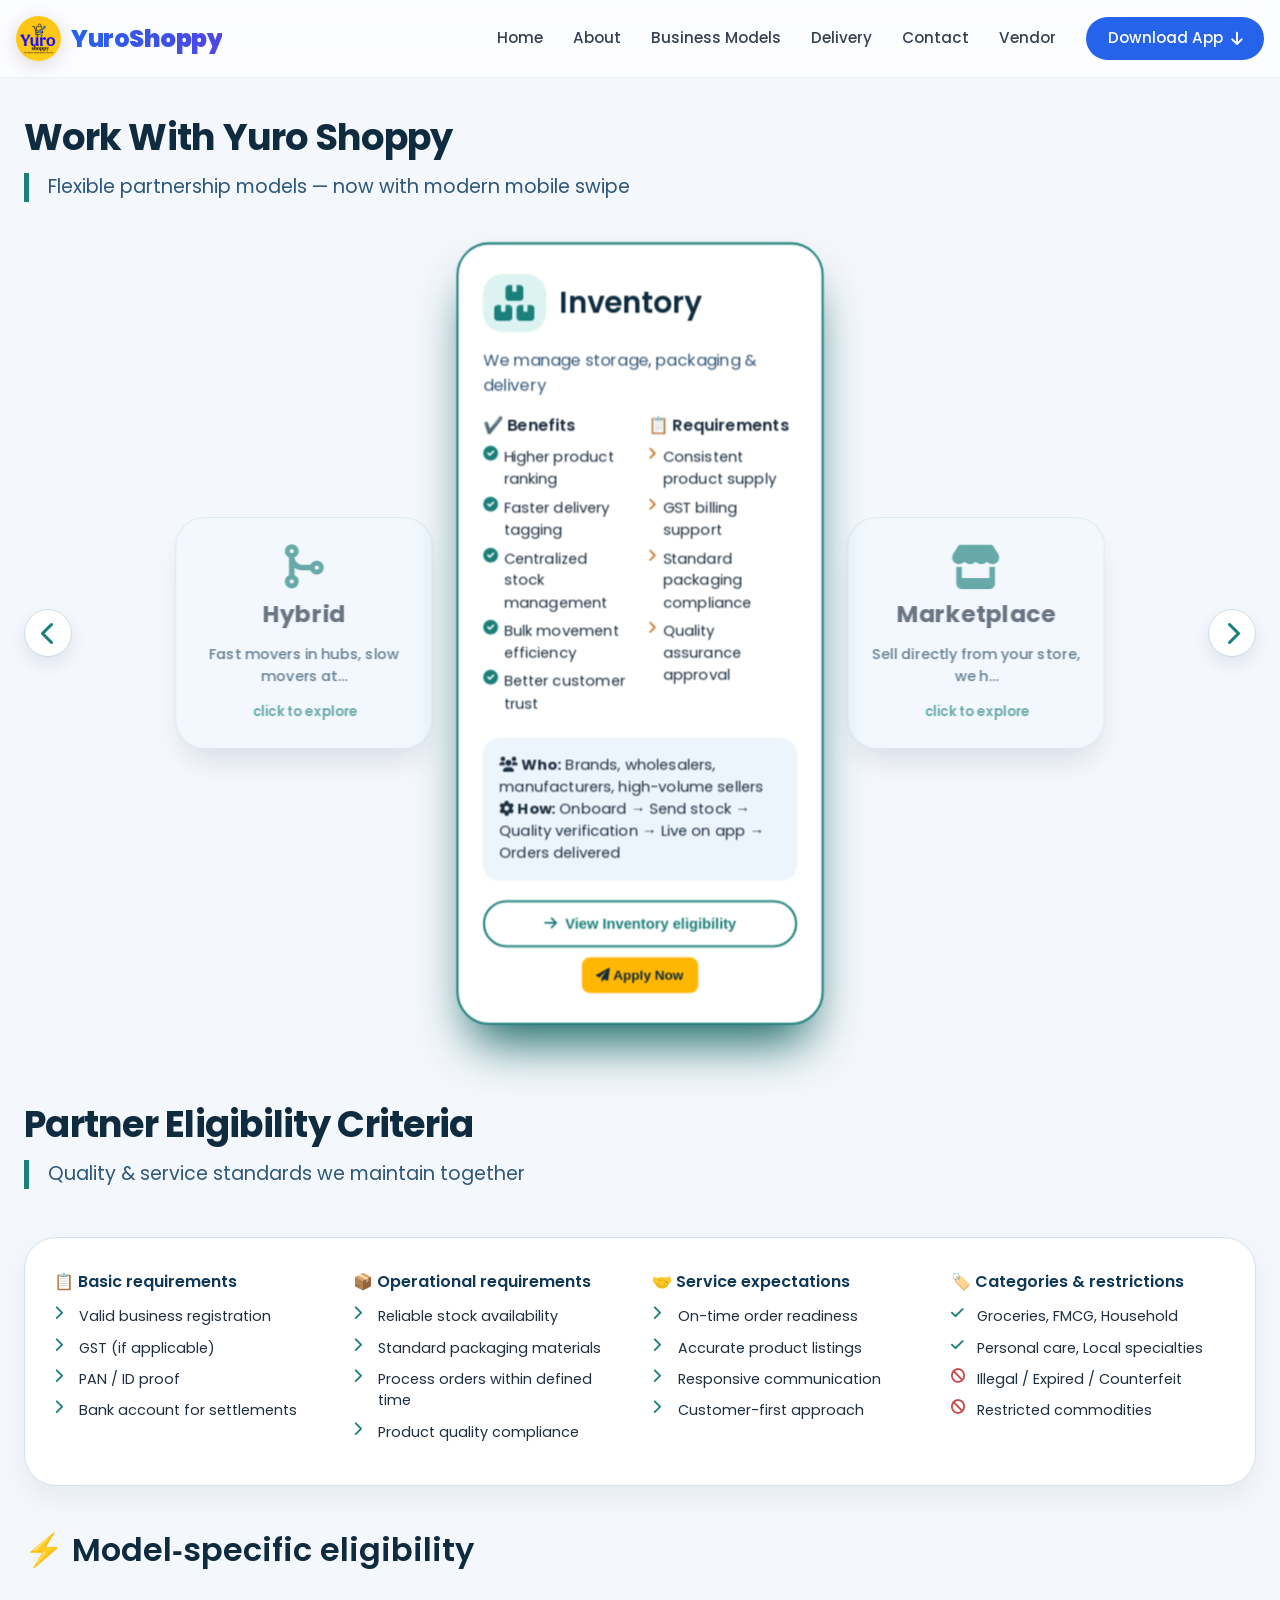
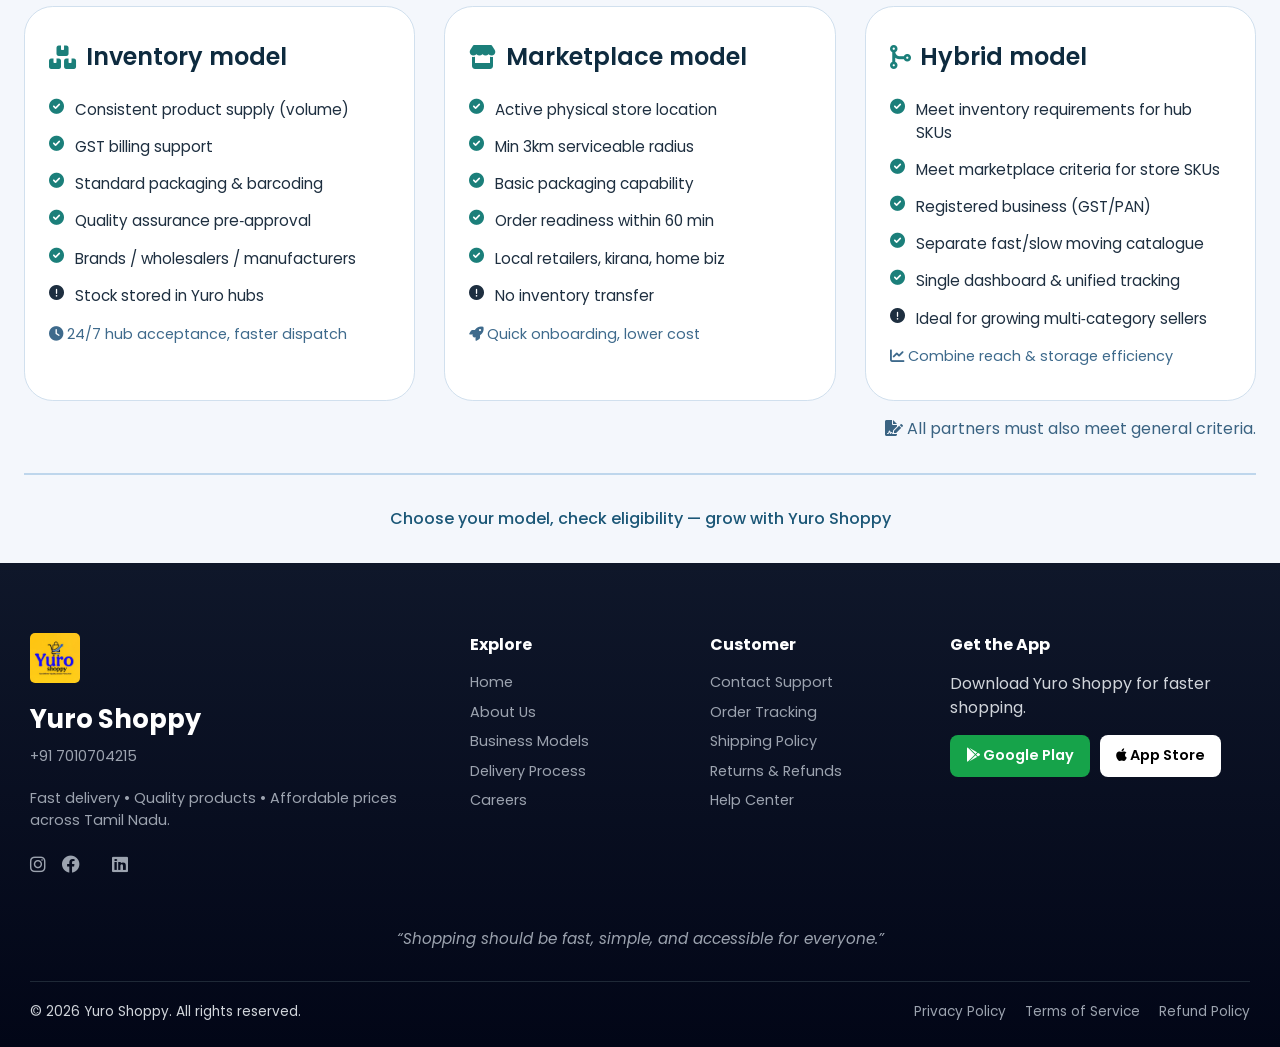
<file: partnership.html>
<!DOCTYPE html>
<html lang="en">

<head>
    <meta charset="UTF-8">
    <meta name="viewport" content="width=device-width, initial-scale=1.0, maximum-scale=1.0, user-scalable=yes">
    <title>Yuro Shoppy · partnership models</title>
    <!-- Google Font & Font Awesome -->
    <link rel="preconnect" href="https://fonts.googleapis.com">
    <link rel="preconnect" href="https://fonts.gstatic.com" crossorigin>
    <link rel="shortcut icon" href="gallery/ys_color_fav.png" type="image/x-icon">
    <link
        href="https://fonts.googleapis.com/css2?family=Poppins:ital,wght@0,100;0,200;0,300;0,400;0,500;0,600;0,700;0,800;0,900;1,100;1,200;1,300;1,400;1,500;1,600;1,700;1,800;1,900&display=swap"
        rel="stylesheet">
    <link
        href="https://fonts.googleapis.com/css2?family=Inter:opsz,wght@14..32,400;14..32,500;14..32,600;14..32,700&display=swap"
        rel="stylesheet">
    <link rel="stylesheet" href="https://cdnjs.cloudflare.com/ajax/libs/font-awesome/6.0.0-beta3/css/all.min.css">
    <style>
        * {
            margin: 0;
            padding: 0;
            box-sizing: border-box;
        }

        body {
            font-family: "Poppins", sans-serif;
            background: #f4f7fc;
            color: #1e2f40;
            line-height: 1.5;
        }

        .page-container {
            max-width: 1300px;
            margin: 0 auto;
            padding: 2rem 1.5rem;
        }


        /* HEADER */
        .ys-header {
            position: sticky;
            top: 0;
            z-index: 1000;
            backdrop-filter: blur(14px);
            background: rgba(255, 255, 255, 0.75);
            border-bottom: 1px solid rgba(0, 0, 0, 0.05);
        }
        
        /* inner */
        .ys-header-inner {
            display: flex;
            justify-content: space-between;
            align-items: center;
            padding: 16px;
        }

        /* brand */
        /* BRAND AREA */
        .ys-brand {
            display: flex;
            align-items: center;
            gap: 10px;
        }

        /* logo */
        .ys-brand img {
            /* width: 38px; */
            width: 45px;
            filter: drop-shadow(0 4px 10px rgba(0, 0, 0, 0.15));
            border-radius: 50%;

            /* transition:0.3s; */
        }

        /* brand text */
        .ys-brand-text {
            font-size: 1.5rem;
            font-weight: 800;
            letter-spacing: -0.5px;
            position: relative;
            background: linear-gradient(90deg, #2563eb, #4f46e5, #2563eb);
            background-size: 200% auto;
            background-clip: text;
            -webkit-text-fill-color: transparent;
            /* animation:ysBrandGradient 4s linear infinite; */
        }

        /* highlight second word */
        .ys-brand-text span {
            font-weight: 900;
        }



        /* subtle glow */
        .ys-brand-text::after {
            content: "";
            position: absolute;
            inset: 0;
            filter: blur(12px);
            opacity: 0.2;
        }

        /* nav */
        .ys-nav {
            display: flex;
            align-items: center;
            gap: 30px;
        }

        /* links */
        .ys-nav a {
            position: relative;
            text-decoration: none;
            color: #374151;
            font-weight: 500;
            font-size: 0.95rem;
        }

        /* hover underline animation */
        .ys-nav a::after {
            content: '';
            position: absolute;
            left: 0;
            bottom: -6px;
            width: 0%;
            height: 2px;
            background: #2563eb;
            transition: 0.3s;
        }

        .ys-nav a:hover {
            color: #2563eb;
        }

        .ys-nav a:hover::after {
            width: 100%;
        }

        /* CTA BUTTON */
        .ys-btn-download {
            background: #2563eb;
            color: white !important;
            padding: 10px 22px;
            border-radius: 40px;
            display: flex;
            align-items: center;
            gap: 8px;
            font-weight: 600;
        }

        /* arrow animation */
        .ys-btn-download i {
            animation: ysArrow 1.4s infinite;
        }

        @keyframes ysArrow {

            0% {
                transform: translateY(0)
            }

            50% {
                transform: translateY(4px)
            }

            100% {
                transform: translateY(0)
            }

        }

        /* hover */
        .ys-btn-download:hover {
            background: #1e40af;
        }

        /* mobile toggle */
        .ys-menu-toggle {
            display: none;
            font-size: 1.6rem;
            cursor: pointer;
        }

        /* mobile nav */
        .ys-mobile-nav {
            max-height: 0;
            overflow: hidden;
            display: flex;
            flex-direction: column;
            background: white;
            transition: 0.35s;
        }

        .ys-mobile-nav a {
            padding: 14px 20px;
            border-top: 1px solid #eee;
            text-decoration: none;
            color: #333;
        }

        /* mobile CTA */
        .ys-btn-mobile {
            background: #2563eb;
            color: white !important;
            text-align: center;
            margin: 16px;
            border-radius: 30px;
        }

        /* active */
        .ys-mobile-nav.active {
            max-height: 400px;
        }

        /* responsive */
        @media(max-width:900px) {

            .ys-nav {
                display: none;
            }

            .ys-menu-toggle {
                display: block;
            }

        }





        /* headings */
        .section-title {
            font-size: 2.3rem;
            font-weight: 700;
            letter-spacing: -0.02em;
            color: #0e2b3f;
            margin-bottom: 0.5rem;
        }

        .section-subhead {
            font-size: 1.2rem;
            color: #2d577b;
            border-left: 5px solid #1b7f7a;
            padding-left: 1.2rem;
            margin-bottom: 2.2rem;
        }

        /* ----- CAROUSEL (DESKTOP cover flow) ----- */
        .carousel-wrapper {
            position: relative;
            margin: 3rem 0 5rem;
            padding: 0 2.5rem;
        }

        .carousel-container {
            display: flex;
            align-items: center;
            justify-content: center;
            gap: 1rem;
            min-height: 580px;
        }

        .carousel-card {
            flex: 0 0 280px;
            background: white;
            border-radius: 2rem;
            padding: 1.8rem 1.5rem;
            box-shadow: 0 20px 35px -10px rgba(0, 40, 70, 0.2);
            transition: all 0.4s ease;
            border: 1px solid rgba(60, 130, 140, 0.2);
            backdrop-filter: blur(2px);
            cursor: pointer;
            display: flex;
            flex-direction: column;
            transform-origin: center;
        }

        .carousel-card.center {
            flex: 0 0 360px;
            background: #ffffff;
            border: 2px solid #1b7f7a;
            box-shadow: 0 30px 50px -15px #0b5f5b;
            transform: scale(1.02);
            z-index: 10;
            cursor: default;
        }

        .carousel-card:not(.center) {
            opacity: 0.65;
            filter: blur(0.5px);
            transform: scale(0.92);
            background: #f2f9ff;
        }

        .carousel-card:not(.center):hover {
            opacity: 0.9;
            transform: scale(0.95);
            border-color: #389b98;
        }

        /* card content */
        .card-header {
            display: flex;
            align-items: center;
            gap: 0.8rem;
            margin-bottom: 1rem;
        }

        .card-header i {
            font-size: 2.2rem;
            color: #1b7f7a;
            background: #dcf3f2;
            padding: 0.7rem;
            border-radius: 20px;
        }

        .card-header h3 {
            font-size: 1.8rem;
            font-weight: 600;
            color: #0e2b3f;
        }

        .center .full-content {
            display: block;
        }

        .side-content {
            display: none;
        }

        .carousel-card:not(.center) .full-content {
            display: none;
        }

        .carousel-card:not(.center) .side-content {
            display: block;
            text-align: center;
        }

        .side-content p {
            margin-top: 0.8rem;
            font-size: 1rem;
            color: #1a405b;
            font-weight: 500;
        }

        .side-content .small-cta {
            font-size: 0.9rem;
            color: #1b7f7a;
            margin-top: 1rem;
            font-weight: 600;
        }

        .benefits-req-grid {
            display: grid;
            grid-template-columns: 1fr 1fr;
            gap: 1rem;
            margin: 1rem 0;
        }

        .benefits-list,
        .req-list {
            list-style: none;
        }

        .benefits-list li,
        .req-list li {
            font-size: 0.9rem;
            margin-bottom: 0.4rem;
            display: flex;
            gap: 0.4rem;
        }

        .benefits-list i {
            color: #1b7f7a;
        }

        .req-list i {
            color: #cc7b2c;
        }

        .who-how {
            background: #edf5fc;
            padding: 1rem;
            border-radius: 1rem;
            font-size: 0.9rem;
            margin: 1rem 0 1.2rem;
        }

        .eligibility-btn {
            background: transparent;
            border: 2px solid #1b7f7a;
            color: #1b7f7a;
            font-weight: 700;
            padding: 0.8rem;
            border-radius: 40px;
            font-size: 0.9rem;
            cursor: pointer;
            transition: 0.2s;
            display: flex;
            align-items: center;
            justify-content: center;
            gap: 0.5rem;
            width: 100%;
            margin-top: auto;
        }

        .eligibility-btn:hover {
            background: #1b7f7a;
            color: white;
        }

        /* desktop arrows */
        .carousel-arrow {
            position: absolute;
            top: 50%;
            transform: translateY(-50%);
            width: 48px;
            height: 48px;
            background: white;
            border: 1px solid #cbdde9;
            border-radius: 50%;
            display: flex;
            align-items: center;
            justify-content: center;
            font-size: 1.5rem;
            color: #1b7f7a;
            cursor: pointer;
            box-shadow: 0 8px 16px rgba(0, 40, 60, 0.08);
            transition: 0.2s;
            z-index: 20;
        }

        .carousel-arrow:hover {
            background: #1b7f7a;
            color: white;
            border-color: #1b7f7a;
        }

        .arrow-left {
            left: 0;
        }

        .arrow-right {
            right: 0;
        }

        /* ----- MODERN MOBILE VIEW (swipeable carousel) ----- */
        @media (max-width: 900px) {
            .carousel-wrapper {
                padding: 0 0.5rem;
                margin: 2rem 0 3rem;
            }

            .carousel-container {
                display: flex;
                flex-direction: row;
                flex-wrap: nowrap;
                overflow-x: auto;
                scroll-snap-type: x mandatory;
                gap: 1rem;
                padding: 1rem 0.5rem 1.5rem;
                min-height: auto;
                scrollbar-width: thin;
                -webkit-overflow-scrolling: touch;
                justify-content: flex-start;
                /* override center for mobile */
            }

            .carousel-card {
                flex: 0 0 80%;
                scroll-snap-align: center;
                opacity: 1;
                filter: none;
                transform: none;
                background: white;
                border: 2px solid #e1eff8;
                box-shadow: 0 15px 25px -8px rgba(0, 45, 65, 0.12);
                margin-right: 0;
                transition: transform 0.2s;
                cursor: default;
                min-height: 520px;
            }

            .carousel-card.center {
                flex: 0 0 80%;
                border: 2px solid #1b7f7a;
                transform: scale(1.02);
                box-shadow: 0 20px 30px -8px #0b5f5b70;
            }

            .carousel-card:not(.center) {
                opacity: 0.9;
                background: white;
                border: 2px solid #d6e4f0;
            }

            /* hide side-content on mobile, always show full details */
            .carousel-card .full-content {
                display: block !important;
            }

            .carousel-card .side-content {
                display: none !important;
            }

            /* hide desktop arrows on mobile */
            .carousel-arrow {
                display: none;
            }

            /* adjust card inner spacing for mobile */
            .carousel-card {
                padding: 1.5rem 1.2rem;
            }

            .card-header h3 {
                font-size: 1.6rem;
            }

            .benefits-req-grid {
                gap: 0.8rem;
            }

            .eligibility-btn {
                padding: 0.9rem;
                font-size: 1rem;
            }
        }

        /* small mobile tweaks */
        @media (max-width: 500px) {
            .carousel-card {
                flex: 0 0 90%;
                min-height: 540px;
            }

            .section-title {
                font-size: 1.9rem;
            }
        }

        /* ----- ELIGIBILITY SECTION (modern, compact) ----- */
        .elig-general {
            background: white;
            border-radius: 2rem;
            padding: 2rem 1.8rem;
            margin: 3rem 0 2rem;
            box-shadow: 0 12px 28px rgba(0, 45, 65, 0.06);
            border: 1px solid #d2e3f2;
        }

        .criteria-grid {
            display: grid;
            grid-template-columns: repeat(4, 1fr);
            gap: 1.5rem;
        }

        .criteria-col p {
            font-weight: 600;
            color: #0f3857;
            margin-bottom: 0.8rem;
            font-size: 1rem;
        }

        .criteria-col ul {
            list-style: none;
        }

        .criteria-col li {
            font-size: 0.9rem;
            margin-bottom: 0.6rem;
            display: flex;
            gap: 0.5rem;
        }

        .criteria-col i {
            color: #1b7f7a;
            width: 1.1rem;
        }

        .prohibited i {
            color: #c94a4a;
        }

        .model-elig-grid {
            display: grid;
            grid-template-columns: repeat(3, 1fr);
            gap: 1.8rem;
            margin: 2rem 0 1rem;
        }

        .model-elig-card {
            background: white;
            border-radius: 1.8rem;
            padding: 2rem 1.5rem;
            border: 1px solid #d1e0ee;
            transition: all 0.2s;
        }

        .model-elig-card h4 {
            font-size: 1.5rem;
            font-weight: 600;
            margin-bottom: 1.5rem;
            display: flex;
            align-items: center;
            gap: 0.6rem;
            color: #0e2b3f;
        }

        .model-elig-card h4 i {
            color: #1b7f7a;
        }

        .elig-list {
            list-style: none;
        }

        .elig-list li {
            margin-bottom: 0.9rem;
            display: flex;
            gap: 0.7rem;
            font-size: 0.95rem;
        }

        .elig-list i.fa-check-circle {
            color: #1b7f7a;
        }

        .highlight {
            border: 3px solid #1b7f7a;
            background: #f1fefc;
        }

        .small-note {
            font-size: 0.9rem;
            color: #3e6a8c;
            margin-top: 1rem;
        }

        @media (max-width: 800px) {

            .criteria-grid,
            .model-elig-grid {
                grid-template-columns: 1fr;
                gap: 1.5rem;
            }

            .elig-general {
                padding: 1.5rem;
            }
        }

        hr {
            border: 1px solid #bed6ec;
            margin: 2rem 0;
        }



        .ys-footer {
            background: linear-gradient(180deg, #0f172a, #020617);
            color: #d1d5db;
            padding: 70px 30px 25px;
        }

        /* GRID */

        .ys-footer-grid {
            display: grid;
            grid-template-columns: 2fr 1fr 1fr 1.5fr;
            gap: 40px;
            margin-bottom: 50px;
        }

        /* BRAND */

        .ys-footer-logo {
            width: 50px;
            margin-bottom: 10px;
            border-radius: 10%;
        }

        .ys-brand-name {
            font-size: 1.6rem;
            font-weight: 700;
            color: white;
            margin-bottom: 8px;
        }

        .ys-footer-desc {
            font-size: .9rem;
            color: #9ca3af;
            margin-bottom: 20px;
        }

        /* SOCIAL */

        .ys-footer-social a {
            margin-right: 12px;
            font-size: 18px;
            color: #9ca3af;
            transition: .3s;
        }

        .ys-footer-social a:hover {
            color: white;
            transform: translateY(-3px);
        }

        /* LINKS */

        .ys-footer-col h4 {
            color: white;
            margin-bottom: 15px;
        }

        .ys-footer-col a {
            display: block;
            margin-bottom: 8px;
            text-decoration: none;
            color: #9ca3af;
            font-size: .9rem;
            transition: .3s;
        }

        /* .ys-footer-col a:hover {
    color: white;
    padding-left: 4px;
} */

        /* APP BUTTONS */

        .ys-app-buttons {
            display: flex;
            gap: 10px;
            margin-top: 15px;
            color: white !important;
        }

        .ys-playstore,
        .ys-appstore {
            display: flex;
            align-items: center;
            gap: 8px;
            padding: 10px 16px;
            border-radius: 8px;
            text-decoration: none;
            font-size: .9rem;
            font-weight: 600;

        }

        .ys-playstore {
            background: #16a34a;
            color: white !important;
        }

        .ys-appstore {
            background: white;
            color: black !important;
        }

        .ys-playstore:hover {
            background: #16a34a;
            transform: none !important;
        }

        .ys-appstore:hover {
            background: #e5e7eb;
        }

        /* QUOTE */

        .ys-footer-quote {
            text-align: center;
            font-style: italic;
            color: #9ca3af;
            margin-bottom: 30px;
            font-size: .95rem;
        }

        /* BOTTOM */

        .ys-footer-bottom {
            border-top: 1px solid #1f2937;
            padding-top: 20px;
            display: flex;
            justify-content: space-between;
            flex-wrap: wrap;
            font-size: .85rem;
        }

        .ys-footer-links a {
            margin-left: 15px;
            color: #9ca3af;
            text-decoration: none;
        }

        .ys-footer-links a:hover {
            color: white;
        }

        @media(max-width:900px) {

            .ys-footer-grid {
                grid-template-columns: 1fr 1fr;
            }

        }

        @media(max-width:600px) {

            .ys-footer-grid {
                grid-template-columns: 1fr;
            }

            .ys-footer-bottom {
                flex-direction: column;
                gap: 10px;
                text-align: center;
            }

            .ys-footer-links a {
                margin: 0 8px;
            }

        }

        /* ===== MODAL BACKGROUND ===== */
        .ys-form-modal {
            position: fixed;
            inset: 0;
            background: rgba(0, 0, 0, 0.6);
            display: none;
            align-items: center;
            justify-content: center;
            z-index: 9999;
            padding: 20px;
        }

        /* ===== FORM BOX ===== */
        .ys-form-box {
            background: white;
            max-width: 420px;
            width: 100%;
            padding: 30px;
            border-radius: 14px;
            box-shadow: 0 10px 40px rgba(0, 0, 0, 0.25);
            position: relative;
        }

        .ys-form-box h2 {
            margin-bottom: 18px;
        }

        /* inputs */
        .ys-form-box input {
            width: 100%;
            padding: 12px;
            margin-bottom: 12px;
            border-radius: 8px;
            border: 1px solid #ccc;
            font-size: 14px;
        }

        /* buttons */
        .ys-form-box button {
            width: 100%;
            padding: 12px;
            border: none;
            border-radius: 8px;
            font-weight: 600;
            cursor: pointer;
        }

        /* close button */
        .ys-close-btn {
            position: absolute;
            right: 14px;
            top: 10px;
            font-size: 24px;
            cursor: pointer;
        }

        /* different colors */
        .ys-inventory-modal .ys-form-box button {
            background: #1b7f7a;
            color: white;
        }

        .ys-marketplace-modal .ys-form-box button {
            background: #2563eb;
            color: white;
        }

        .ys-hybrid-modal .ys-form-box button {
            background: #7c3aed;
            color: white;
        }

        /* responsive */
        @media(max-width:600px) {
            .ys-form-box {
                padding: 22px;
            }
        }

        .model-btn-group {
            display: flex;
            justify-content: center;
            gap: 10px;
            margin-top: 15px;
            flex-wrap: wrap;
        }

        .ys-apply-btn {
            background: #ffb703;
            border: none;
            padding: 10px 14px;
            border-radius: 8px;
            cursor: pointer;
            font-weight: 600;
            color: #0e2b3f;
        }

        .ys-apply-btn:hover {
            background: #f59e0b;
        }
    </style>
</head>

<body>
    <header class="ys-header">
        <div class="ys-container ys-header-inner">
            <!-- Logo -->
            <div class="ys-brand">
                <img src="gallery/ys_color_fav.png" alt="YuroShoppy Logo">

                <h1 class="ys-brand-text">
                    Yuro<span>Shoppy</span>
                </h1>
            </div>

            <!-- Desktop Menu -->
            <nav class="ys-nav">
                <a href="index.html">Home</a>
                <a href="about.html">About</a>
                <a href="partnership.html">Business Models</a>
                <a href="deliveryprocess.html">Delivery</a>
                <a href="index.html#yscontact">Contact</a>
                <a href="vendor.html">Vendor</a>

                <a href="#" class="ys-btn-download">
                    Download App
                    <i class="fas fa-arrow-down"></i>
                </a>
            </nav>

            <!-- Mobile Menu Button -->
            <div class="ys-menu-toggle">
                <i class="fas fa-bars"></i>
            </div>

        </div>

        <!-- Mobile Menu -->
        <div class="ys-mobile-nav">
            <a href="index.html">Home</a>
            <a href="about.html">About</a>
            <a href="partnership.html">Business Models</a>
            <a href="deliveryprocess.html">Delivery</a>
            <a href="index.html#yscontact">Contact</a>
            <a href="vendor.html">Vendor</a>

            <a href="#" class="ys-btn-mobile">
                Download App
                <i class="fas fa-arrow-down"></i>
            </a>
        </div>

    </header>
    <main>


        <div class="page-container">
            <h1 class="section-title">Work With Yuro Shoppy</h1>
            <div class="section-subhead">Flexible partnership models — now with modern mobile swipe</div>

            <!-- ===== CAROUSEL (coverflow desktop + horizontal snap mobile) ===== -->
            <div class="carousel-wrapper">
                <div class="carousel-arrow arrow-left" id="prevArrow"><i class="fas fa-chevron-left"></i></div>
                <div class="carousel-arrow arrow-right" id="nextArrow"><i class="fas fa-chevron-right"></i></div>
                <div class="carousel-container" id="carouselContainer"></div>
            </div>

            <!-- ===== ELIGIBILITY SECTION ===== -->
            <div id="eligibility-section">
                <h2 class="section-title" style="margin-top: 1rem;">Partner Eligibility Criteria</h2>
                <div class="section-subhead">Quality & service standards we maintain together</div>

                <!-- general criteria card -->
                <div class="elig-general">
                    <div class="criteria-grid">
                        <div class="criteria-col">
                            <p>📋 Basic requirements</p>
                            <ul>
                                <li><i class="fas fa-chevron-right"></i> Valid business registration</li>
                                <li><i class="fas fa-chevron-right"></i> GST (if applicable)</li>
                                <li><i class="fas fa-chevron-right"></i> PAN / ID proof</li>
                                <li><i class="fas fa-chevron-right"></i> Bank account for settlements</li>
                            </ul>
                        </div>
                        <div class="criteria-col">
                            <p>📦 Operational requirements</p>
                            <ul>
                                <li><i class="fas fa-chevron-right"></i> Reliable stock availability</li>
                                <li><i class="fas fa-chevron-right"></i> Standard packaging materials</li>
                                <li><i class="fas fa-chevron-right"></i> Process orders within defined time</li>
                                <li><i class="fas fa-chevron-right"></i> Product quality compliance</li>
                            </ul>
                        </div>
                        <div class="criteria-col">
                            <p>🤝 Service expectations</p>
                            <ul>
                                <li><i class="fas fa-chevron-right"></i> On-time order readiness</li>
                                <li><i class="fas fa-chevron-right"></i> Accurate product listings</li>
                                <li><i class="fas fa-chevron-right"></i> Responsive communication</li>
                                <li><i class="fas fa-chevron-right"></i> Customer-first approach</li>
                            </ul>
                        </div>
                        <div class="criteria-col">
                            <p>🏷️ Categories & restrictions</p>
                            <ul>
                                <li><i class="fas fa-check"></i> Groceries, FMCG, Household</li>
                                <li><i class="fas fa-check"></i> Personal care, Local specialties</li>
                                <li class="prohibited"><i class="fas fa-ban"></i> Illegal / Expired / Counterfeit</li>
                                <li class="prohibited"><i class="fas fa-ban"></i> Restricted commodities</li>
                            </ul>
                        </div>
                    </div>
                </div>

                <!-- model-specific eligibility -->
                <h3 style="font-size: 2rem; font-weight: 600; margin: 2.5rem 0 1.5rem; color: #0e2b3f;">⚡ Model‑specific
                    eligibility</h3>
                <div class="model-elig-grid">
                    <div class="model-elig-card" id="elig-inventory">
                        <h4><i class="fas fa-boxes"></i> Inventory model</h4>
                        <ul class="elig-list">
                            <li><i class="fas fa-check-circle"></i> Consistent product supply (volume)</li>
                            <li><i class="fas fa-check-circle"></i> GST billing support</li>
                            <li><i class="fas fa-check-circle"></i> Standard packaging & barcoding</li>
                            <li><i class="fas fa-check-circle"></i> Quality assurance pre‑approval</li>
                            <li><i class="fas fa-check-circle"></i> Brands / wholesalers / manufacturers</li>
                            <li><i class="fas fa-circle-exclamation"></i> Stock stored in Yuro hubs</li>
                        </ul>
                        <div class="small-note"><i class="fas fa-clock"></i> 24/7 hub acceptance, faster dispatch</div>
                    </div>
                    <div class="model-elig-card" id="elig-marketplace">
                        <h4><i class="fas fa-store"></i> Marketplace model</h4>
                        <ul class="elig-list">
                            <li><i class="fas fa-check-circle"></i> Active physical store location</li>
                            <li><i class="fas fa-check-circle"></i> Min 3km serviceable radius</li>
                            <li><i class="fas fa-check-circle"></i> Basic packaging capability</li>
                            <li><i class="fas fa-check-circle"></i> Order readiness within 60 min</li>
                            <li><i class="fas fa-check-circle"></i> Local retailers, kirana, home biz</li>
                            <li><i class="fas fa-circle-exclamation"></i> No inventory transfer</li>
                        </ul>
                        <div class="small-note"><i class="fas fa-rocket"></i> Quick onboarding, lower cost</div>
                    </div>
                    <div class="model-elig-card" id="elig-hybrid">
                        <h4><i class="fas fa-code-merge"></i> Hybrid model</h4>
                        <ul class="elig-list">
                            <li><i class="fas fa-check-circle"></i> Meet inventory requirements for hub SKUs</li>
                            <li><i class="fas fa-check-circle"></i> Meet marketplace criteria for store SKUs</li>
                            <li><i class="fas fa-check-circle"></i> Registered business (GST/PAN)</li>
                            <li><i class="fas fa-check-circle"></i> Separate fast/slow moving catalogue</li>
                            <li><i class="fas fa-check-circle"></i> Single dashboard & unified tracking</li>
                            <li><i class="fas fa-circle-exclamation"></i> Ideal for growing multi‑category sellers</li>
                        </ul>
                        <div class="small-note"><i class="fas fa-chart-line"></i> Combine reach & storage efficiency
                        </div>
                    </div>
                </div>
                <p style="text-align: right; color: #3a6382; margin-top: 1rem;"><i class="fas fa-file-signature"></i>
                    All
                    partners must also meet general criteria.</p>
            </div>
            <hr>
            <div style="text-align: center; color: #1b5777; font-weight: 500;">Choose your model, check eligibility —
                grow
                with Yuro Shoppy</div>
        </div>

        <!-- ================= INVENTORY FORM ================= -->
        <div class="ys-form-modal ys-inventory-modal" id="ysInventoryModal">
            <div class="ys-form-box">
                <span class="ys-close-btn" data-close="ysInventoryModal">&times;</span>
                <h2>Inventory Partner Form</h2>

                <form id="ysInventoryForm">
                    <input type="text" name="name" placeholder="Full Name" required>
                    <input type="text" name="business" placeholder="Business / Brand Name" required>
                    <input type="tel" name="phone" placeholder="Mobile Number" required>
                    <input type="text" name="location" placeholder="City / Location" required>
                    <input type="text" name="category" placeholder="Product Category" required>

                    <button type="submit">Submit Inventory Application</button>
                </form>
            </div>
        </div>

        <!-- ================= MARKETPLACE FORM ================= -->
        <div class="ys-form-modal ys-marketplace-modal" id="ysMarketplaceModal">
            <div class="ys-form-box">
                <span class="ys-close-btn" data-close="ysMarketplaceModal">&times;</span>
                <h2>Marketplace Seller Form</h2>

                <form id="ysMarketplaceForm">
                    <input type="text" name="name" placeholder="Full Name" required>
                    <input type="text" name="store" placeholder="Store Name" required>
                    <input type="tel" name="phone" placeholder="Mobile Number" required>
                    <input type="text" name="location" placeholder="Store Location" required>
                    <input type="text" name="products" placeholder="Products You Sell" required>

                    <button type="submit">Submit Marketplace Application</button>
                </form>
            </div>
        </div>

        <!-- ================= HYBRID FORM ================= -->
        <div class="ys-form-modal ys-hybrid-modal" id="ysHybridModal">
            <div class="ys-form-box">
                <span class="ys-close-btn" data-close="ysHybridModal">&times;</span>
                <h2>Hybrid Partner Form</h2>

                <form id="ysHybridForm">
                    <input type="text" name="name" placeholder="Full Name" required>
                    <input type="text" name="business" placeholder="Business Name" required>
                    <input type="tel" name="phone" placeholder="Mobile Number" required>
                    <input type="text" name="location" placeholder="Business Location" required>
                    <input type="text" name="categories" placeholder="Product Categories" required>

                    <button type="submit">Submit Hybrid Application</button>
                </form>
            </div>
        </div>
    </main>
    <!-- FOOTER (professional) -->
    <footer class="ys-footer">

        <div class="ys-container">

            <div class="ys-footer-grid">

                <!-- BRAND -->
                <div class="ys-footer-brand">

                    <img src="gallery/ys_color_fav.png" alt="Yuro Shoppy" class="ys-footer-logo">

                    <h3 class="ys-brand-name">Yuro Shoppy</h3>
                    <p class="ys-footer-desc">
                        +91 7010704215
                    </p>
                    <p class="ys-footer-desc">
                        Fast delivery • Quality products • Affordable prices across Tamil Nadu.
                    </p>

                    <div class="ys-footer-social">
                        <a href="#"><i class="fab fa-instagram"></i></a>
                        <a href="#"><i class="fab fa-facebook"></i></a>
                        <a href="#"><i class="fab fa-x-twitter"></i></a>
                        <a href="#"><i class="fab fa-linkedin"></i></a>
                    </div>

                </div>


                <!-- NAVIGATION -->
                <div class="ys-footer-col">
                    <h4>Explore</h4>
                    <a href="index.html">Home</a>
                    <a href="about.html">About Us</a>
                    <a href="partnership.html">Business Models</a>
                    <a href="deliveryprocess.html">Delivery Process</a>
                    <a href="index.html#yscontact">Careers</a>
                </div>


                <!-- CUSTOMER -->
                <div class="ys-footer-col">
                    <h4>Customer</h4>
                    <a href="#">Contact Support</a>
                    <a href="#">Order Tracking</a>
                    <a href="#">Shipping Policy</a>
                    <a href="#">Returns & Refunds</a>
                    <a href="#">Help Center</a>
                </div>


                <!-- APP DOWNLOAD -->
                <div class="ys-footer-col ys-app-section">

                    <h4>Get the App</h4>

                    <p>Download Yuro Shoppy for faster shopping.</p>

                    <div class="ys-app-buttons">

                        <a href="#" class="ys-playstore">
                            <i class="fab fa-google-play"></i>
                            <span>Google Play</span>
                        </a>

                        <a href="#" class="ys-appstore">
                            <i class="fab fa-apple"></i>
                            <span>App Store</span>
                        </a>

                    </div>

                </div>

            </div>


            <!-- QUOTE -->

            <div class="ys-footer-quote">
                “Shopping should be fast, simple, and accessible for everyone.”
            </div>


            <!-- BOTTOM -->

            <div class="ys-footer-bottom">

                <span>© 2026 Yuro Shoppy. All rights reserved.</span>

                <div class="ys-footer-links">
                    <a href="#">Privacy Policy</a>
                    <a href="#">Terms of Service</a>
                    <a href="#">Refund Policy</a>
                </div>

            </div>

        </div>

    </footer>

    <script>
        (function () {
            const models = [
                {
                    name: 'Inventory',
                    icon: 'fa-boxes',
                    tagline: 'We manage storage, packaging & delivery',
                    benefits: ['Higher product ranking', 'Faster delivery tagging', 'Centralized stock management', 'Bulk movement efficiency', 'Better customer trust'],
                    requirements: ['Consistent product supply', 'GST billing support', 'Standard packaging compliance', 'Quality assurance approval'],
                    who: 'Brands, wholesalers, manufacturers, high-volume sellers',
                    how: 'Onboard → Send stock → Quality verification → Live on app → Orders delivered',
                    eligId: 'elig-inventory'
                },
                {
                    name: 'Marketplace',
                    icon: 'fa-store',
                    tagline: 'Sell directly from your store, we handle platform & delivery',
                    benefits: ['No warehouse transfer', 'Full stock control', 'Lower operational cost', 'Quick onboarding'],
                    requirements: ['Active store location', 'Min serviceable radius', 'Basic packaging capability', 'On-time order readiness'],
                    who: 'Local retailers, kirana stores, specialty shops, home businesses',
                    how: 'Store onboarding → Products listed → Orders received → Packed at store → Pickup',
                    eligId: 'elig-marketplace'
                },
                {
                    name: 'Hybrid',
                    icon: 'fa-code-merge',
                    tagline: 'Fast movers in hubs, slow movers at store – best flexibility',
                    benefits: ['Optimized logistics', 'Higher product availability', 'Faster delivery for top items', 'Reduced storage pressure', 'Better sales performance'],
                    requirements: ['Meet inventory criteria for hub SKUs', 'Meet marketplace criteria for store SKUs', 'GST / business registration', 'Catalogue segmentation'],
                    who: 'Growing retailers, regional brands, multi-category sellers',
                    how: 'Top SKUs → Yuro hub · Other SKUs → your store · single dashboard',
                    eligId: 'elig-hybrid'
                }
            ];

            let currentCenter = 0; // 0 inventory, 1 marketplace, 2 hybrid
            const container = document.getElementById('carouselContainer');
            const prevBtn = document.getElementById('prevArrow');
            const nextBtn = document.getElementById('nextArrow');

            function renderCarousel(centerIdx) {
                const leftIdx = (centerIdx - 1 + 3) % 3;
                const rightIdx = (centerIdx + 1) % 3;
                const positions = [leftIdx, centerIdx, rightIdx]; // order left, center, right

                let html = '';
                positions.forEach((modelIdx, pos) => {
                    const m = models[modelIdx];
                    const isCenter = (modelIdx === centerIdx);
                    // build full details (always used on mobile, on desktop only center shows full)
                    const benefitsLI = m.benefits.map(b => `<li><i class="fas fa-check-circle"></i> ${b}</li>`).join('');
                    const reqLI = m.requirements.map(r => `<li><i class="fas fa-angle-right"></i> ${r}</li>`).join('');
                    const fullContent = `
            <div class="full-content">
              <div class="card-header"><i class="fas ${m.icon}"></i><h3>${m.name}</h3></div>
              <div class="card-tagline" style="margin-bottom:1rem; color:#365b7c;">${m.tagline}</div>
              <div class="benefits-req-grid">
                <div><div class="subtitle-sm" style="font-weight:600; margin-bottom:0.5rem;">✔️ Benefits</div><ul class="benefits-list">${benefitsLI}</ul></div>
                <div><div class="subtitle-sm" style="font-weight:600; margin-bottom:0.5rem;">📋 Requirements</div><ul class="req-list">${reqLI}</ul></div>
              </div>
              <div class="who-how"><p><i class="fas fa-users"></i> <strong>Who:</strong> ${m.who}</p><p><i class="fas fa-gear"></i> <strong>How:</strong> ${m.how}</p></div>
              <div class="model-btn-group">
              <button class="eligibility-btn" data-elig="${m.eligId}"><i class="fas fa-arrow-right"></i> View ${m.name} eligibility</button>
              <button class="ys-apply-btn" data-model="${m.name}">
                <i class="fas fa-paper-plane"></i> Apply Now</button> 
                </div>
            </div>
          `;
                    const sideContent = `
            <div class="side-content">
              <i class="fas ${m.icon}" style="font-size:3rem; color:#1b7f7a; margin-bottom:0.5rem;"></i>
              <h3 style="font-size:1.6rem;">${m.name}</h3>
              <p>${m.tagline.substring(0, 35)}…</p>
              <div class="small-cta"><i class="fas fa-pointer"></i> click to explore</div>
            </div>
          `;
                    // on desktop we conditionally show; on mobile both are present but we control via css
                    // but for simplicity we'll always include full, and hide side with css if needed.
                    // we also need to keep side content for desktop non-center.
                    // So we include both, and use CSS to toggle display based on .center and media.
                    html += `<div class="carousel-card ${isCenter ? 'center' : ''}" data-model="${modelIdx}">${fullContent}${sideContent}</div>`;
                });
                container.innerHTML = html;

                // attach click on side cards (desktop only, but doesn't harm mobile)
                document.querySelectorAll('.carousel-card:not(.center)').forEach(card => {
                    card.addEventListener('click', (e) => {
                        // ignore if clicked on button inside card (but button is only in fullcontent, which on non-center is hidden on desktop,
                        // but on mobile all cards have button, we need to prevent card click when button clicked.
                        if (e.target.closest('.eligibility-btn')) return;
                        const modelIdx = parseInt(card.dataset.model, 10);
                        if (!isNaN(modelIdx) && modelIdx !== currentCenter) {
                            currentCenter = modelIdx;
                            renderCarousel(currentCenter);
                        }
                    });
                });

                // eligibility buttons
                document.querySelectorAll('.eligibility-btn').forEach(btn => {
                    btn.addEventListener('click', function (e) {
                        e.stopPropagation(); // avoid triggering card click
                        e.preventDefault();
                        const targetId = this.getAttribute('data-elig');
                        const targetEl = document.getElementById(targetId);
                        if (targetEl) {
                            document.querySelectorAll('.model-elig-card').forEach(c => c.classList.remove('highlight'));
                            targetEl.classList.add('highlight');
                            targetEl.scrollIntoView({ behavior: 'smooth', block: 'center' });
                            setTimeout(() => targetEl.classList.remove('highlight'), 2800);
                        }
                    });
                });

                // on mobile we want to update currentCenter based on scroll snap? we can optionally sync
                // but for simplicity we keep separate.
            }

            renderCarousel(currentCenter);

            prevBtn.addEventListener('click', () => {
                currentCenter = (currentCenter - 1 + 3) % 3;
                renderCarousel(currentCenter);
            });
            nextBtn.addEventListener('click', () => {
                currentCenter = (currentCenter + 1) % 3;
                renderCarousel(currentCenter);
            });

            // hash highlight
            window.addEventListener('load', () => {
                const hash = window.location.hash.substring(1);
                if (hash) {
                    const el = document.getElementById(hash);
                    if (el) {
                        el.classList.add('highlight');
                        setTimeout(() => el.classList.remove('highlight'), 3000);
                    }
                }
            });

            // optional: on mobile, snap scroll can change center, but we don't auto-update model, 
            // user can tap side cards (which are full cards) to switch? Actually on mobile all cards are full,
            // so user can just tap any card and it will become center via click. That works.
        })();
    </script>

    <script>
        /* OPEN FORM BASED ON MODEL */

        document.addEventListener("click", function (e) {

            const btn = e.target.closest(".ys-apply-btn");
            if (!btn) return;

            const model = btn.dataset.model;

            if (model === "Inventory") {
                document.getElementById("ysInventoryModal").style.display = "flex";
            }

            if (model === "Marketplace") {
                document.getElementById("ysMarketplaceModal").style.display = "flex";
            }

            if (model === "Hybrid") {
                document.getElementById("ysHybridModal").style.display = "flex";
            }

        });
    </script>

    <script>
        /* ===== OPEN FORM BASED ON MODEL ===== */

        document.addEventListener("click", function (e) {

            if (e.target.closest('[data-elig="elig-inventory"]')) {
                document.getElementById("ysInventoryModal").style.display = "flex";
            }

            if (e.target.closest('[data-elig="elig-marketplace"]')) {
                document.getElementById("ysMarketplaceModal").style.display = "flex";
            }

            if (e.target.closest('[data-elig="elig-hybrid"]')) {
                document.getElementById("ysHybridModal").style.display = "flex";
            }

        });

        /* ===== CLOSE BUTTON ===== */

        document.querySelectorAll(".ys-close-btn").forEach(btn => {
            btn.onclick = function () {
                document.getElementById(this.dataset.close).style.display = "none";
            }
        });

        /* ===== WHATSAPP SUBMIT FUNCTION ===== */

        function sendToWhatsApp(form, model) {

            const data = new FormData(form);

            let msg = `*New ${model} Partner Application*%0A%0A`;

            data.forEach((value, key) => {
                msg += `*${key}*: ${value}%0A`;
            });

            const phone = "9786206210";

            window.open(`https://wa.me/91${phone}?text=${msg}`, "_blank");

            alert("Application Successfully Submitted!");

            form.reset();
        }

        /* ===== FORM EVENTS ===== */

        document.getElementById("ysInventoryForm").onsubmit = function (e) {
            e.preventDefault();
            sendToWhatsApp(this, "Inventory");
        }

        document.getElementById("ysMarketplaceForm").onsubmit = function (e) {
            e.preventDefault();
            sendToWhatsApp(this, "Marketplace");
        }

        document.getElementById("ysHybridForm").onsubmit = function (e) {
            e.preventDefault();
            sendToWhatsApp(this, "Hybrid");
        }
    </script>

    <script>
        const toggle = document.querySelector(".ys-menu-toggle");
        const mobileNav = document.querySelector(".ys-mobile-nav");

        toggle.addEventListener("click", () => {
            mobileNav.classList.toggle("active");
        });
    </script>
</body>

</html>
</file>
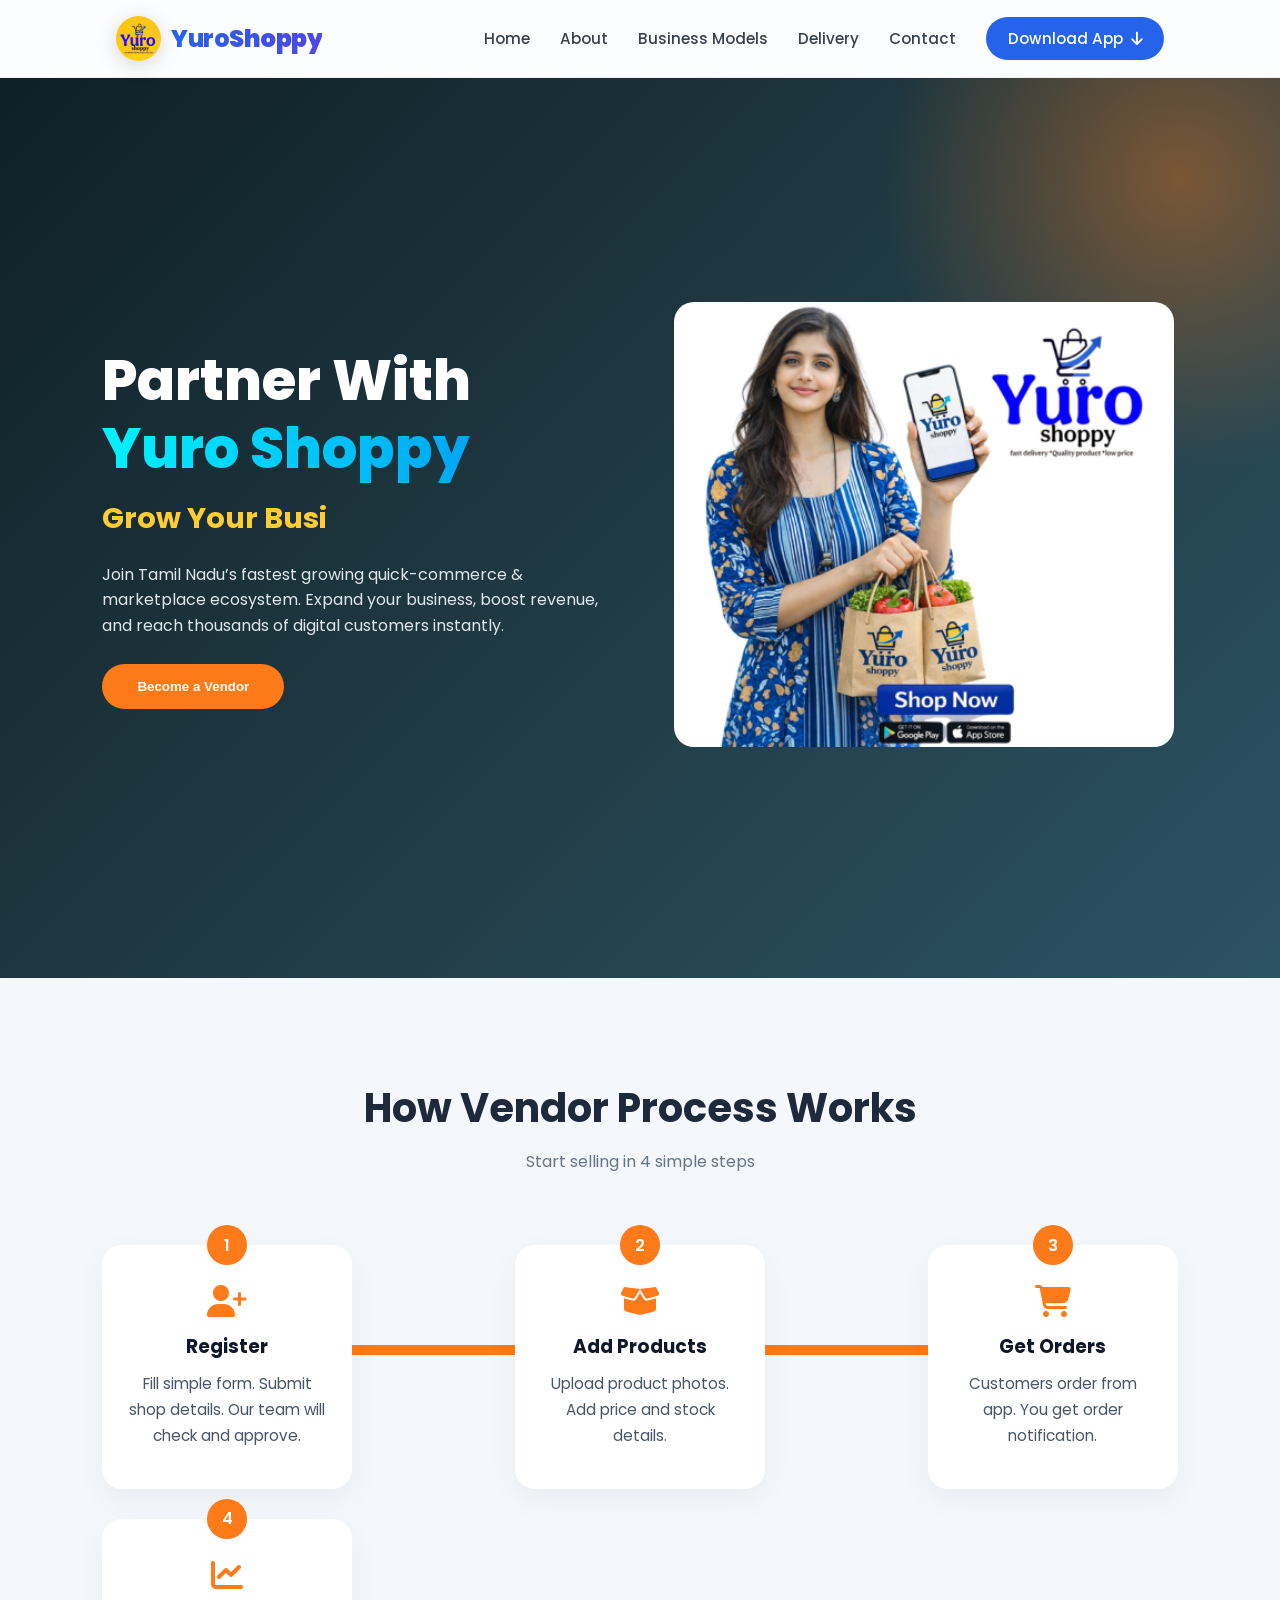
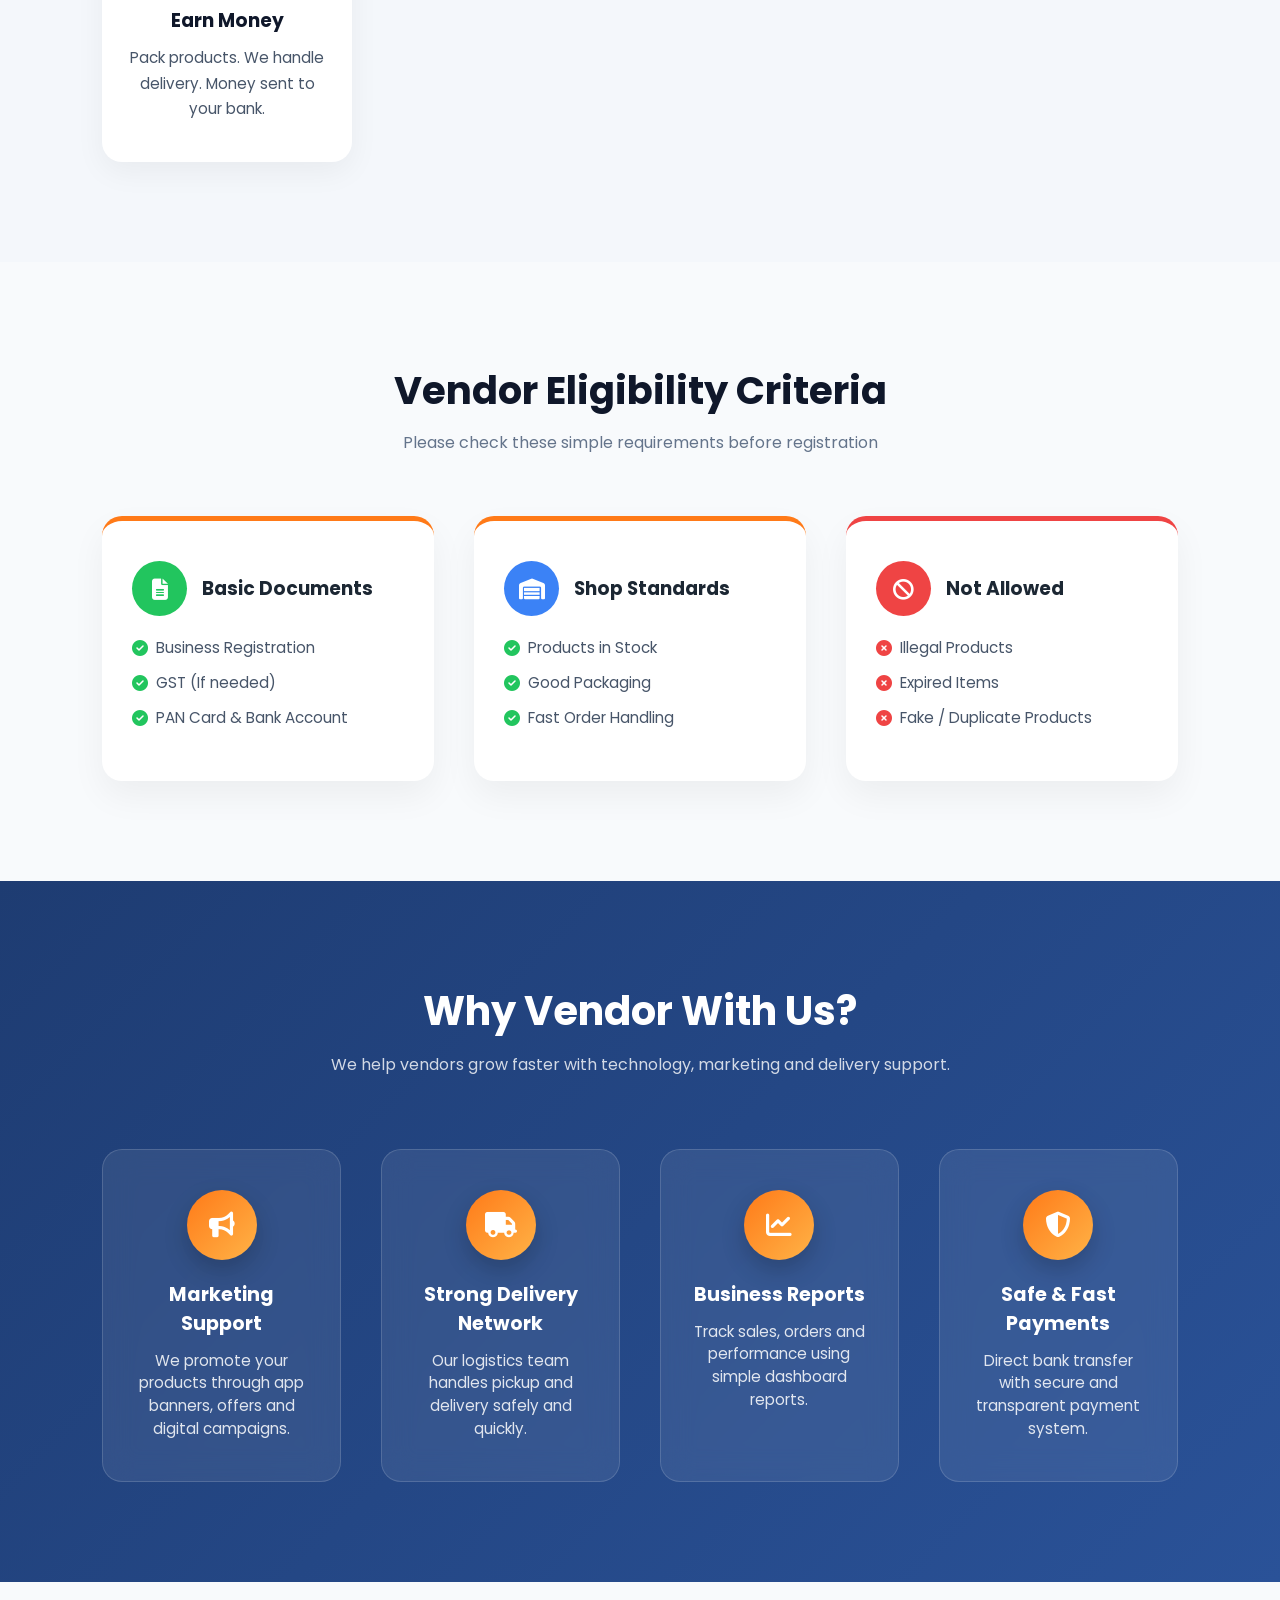
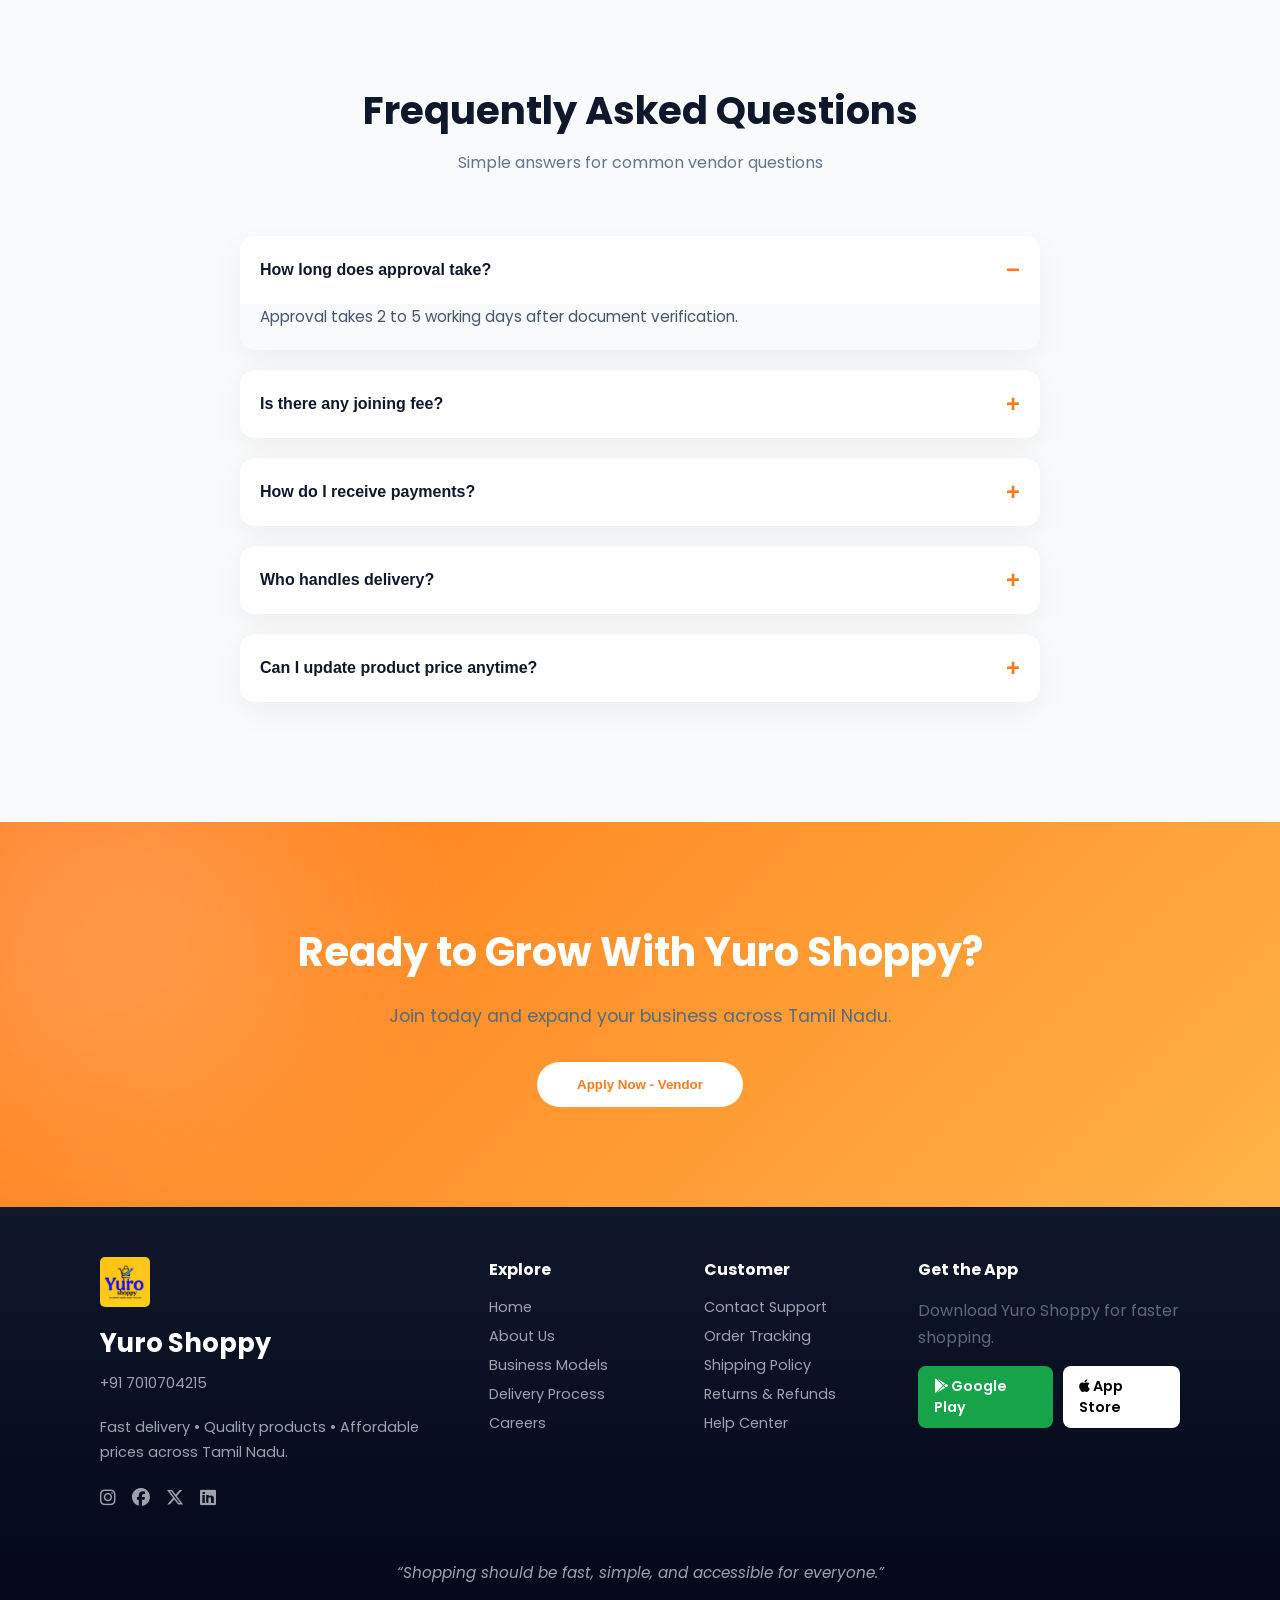
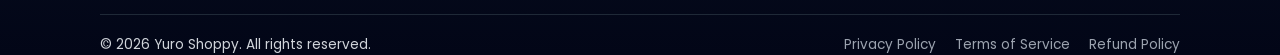
<file: vendor.html>
<!DOCTYPE html>
<html lang="en">

<head>
    <meta charset="UTF-8">
    <meta name="viewport" content="width=device-width, initial-scale=1.0">
    <title>Partner With Yuro Shoppy</title>
      <link rel="shortcut icon" href="gallery/ys_color_fav.png" type="image/x-icon">
    <link
        href="https://fonts.googleapis.com/css2?family=Poppins:ital,wght@0,100;0,200;0,300;0,400;0,500;0,600;0,700;0,800;0,900;1,100;1,200;1,300;1,400;1,500;1,600;1,700;1,800;1,900&display=swap"
        rel="stylesheet">

    <link href="https://fonts.googleapis.com/css2?family=Poppins:wght@300;400;500;600;700;800&display=swap"
        rel="stylesheet">
    <link rel="stylesheet" href="https://cdnjs.cloudflare.com/ajax/libs/font-awesome/6.5.0/css/all.min.css">

    <style>
        * {
            margin: 0;
            padding: 0;
            box-sizing: border-box
        }

        body {
            font-family: 'Poppins', sans-serif;
            background: #f4f7fb;
            color: #1c2733;
            overflow-x: hidden;
        }

        section {
            padding: 100px 6%
        }

        h1,
        h2,
        h3 {
            font-weight: 700
        }

        p {
            color: #5a6a78;
            line-height: 1.7
        }


        .ys-header {
            position: sticky;
            top: 0;
            z-index: 1000;
            padding: 0px 100px;
            backdrop-filter: blur(14px);
            background: rgba(255, 255, 255, 0.75);

            border-bottom: 1px solid rgba(0, 0, 0, 0.05);
        }

        /* inner */
        .ys-header-inner {
            display: flex;
            justify-content: space-between;
            align-items: center;
            padding: 16px;
        }

        /* brand */
        /* BRAND AREA */
        .ys-brand {
            display: flex;
            align-items: center;
            gap: 10px;
        }

        /* logo */
        .ys-brand img {
            /* width: 38px; */
            width: 45px;
            filter: drop-shadow(0 4px 10px rgba(0, 0, 0, 0.15));
            border-radius: 50%;

            /* transition:0.3s; */
        }

        /* brand text */
        .ys-brand-text {
            font-size: 1.5rem;
            font-weight: 800;
            letter-spacing: -0.5px;
            position: relative;
            background: linear-gradient(90deg, #2563eb, #4f46e5, #2563eb);
            background-size: 200% auto;
            background-clip: text;
            -webkit-text-fill-color: transparent;
            /* animation:ysBrandGradient 4s linear infinite; */
        }

        /* highlight second word */
        .ys-brand-text span {
            font-weight: 900;
        }



        /* subtle glow */
        .ys-brand-text::after {
            content: "";
            position: absolute;
            inset: 0;
            filter: blur(12px);
            opacity: 0.2;
        }

        /* nav */
        .ys-nav {
            display: flex;
            align-items: center;
            gap: 30px;
        }

        /* links */
        .ys-nav a {
            position: relative;
            text-decoration: none;
            color: #374151;
            font-weight: 500;
            font-size: 0.95rem;
        }

        /* hover underline animation */
        .ys-nav a::after {
            content: '';
            position: absolute;
            left: 0;
            bottom: -6px;
            width: 0%;
            height: 2px;
            background: #2563eb;
            transition: 0.3s;
        }

        .ys-nav a:hover {
            color: #2563eb;
        }

        .ys-nav a:hover::after {
            width: 100%;
        }

        /* CTA BUTTON */
        .ys-btn-download {
            background: #2563eb;
            color: white !important;
            padding: 10px 22px;
            border-radius: 40px;
            display: flex;
            align-items: center;
            gap: 8px;
            font-weight: 600;
        }

        /* arrow animation */
        .ys-btn-download i {
            animation: ysArrow 1.4s infinite;
        }

        @keyframes ysArrow {

            0% {
                transform: translateY(0)
            }

            50% {
                transform: translateY(4px)
            }

            100% {
                transform: translateY(0)
            }

        }

        /* hover */
        .ys-btn-download:hover {
            background: #1e40af;
        }

        /* mobile toggle */
        .ys-menu-toggle {
            display: none;
            font-size: 1.6rem;
            cursor: pointer;
        }

        /* mobile nav */
        .ys-mobile-nav {
            max-height: 0;
            overflow: hidden;
            display: flex;
            flex-direction: column;
            background: white;
            transition: 0.35s;
        }

        .ys-mobile-nav a {
            padding: 14px 20px;
            border-top: 1px solid #eee;
            text-decoration: none;
            color: #333;
        }

        /* mobile CTA */
        .ys-btn-mobile {
            background: #2563eb;
            color: white !important;
            text-align: center;
            margin: 16px;
            border-radius: 30px;
        }

        /* active */
        .ys-mobile-nav.active {
            max-height: 400px;
        }

        /* responsive */
        @media(max-width:900px) {

            .ys-nav {
                display: none;
            }

            .ys-menu-toggle {
                display: block;
            }

        }

        /* Join Section */
        .join-section {
            background: linear-gradient(rgba(0, 0, 0, 0.3), rgba(0, 0, 0, 0.3)),
                url('https://www.cambridge.edu.in/wp-content/uploads/2020/12/work-with-us.jpg') no-repeat center center/cover;
            padding: 80px 20px;
            text-align: center;
            color: #ffffff;
        }

        .join-content h2 {
            font-size: 2.5rem;
            margin-bottom: 15px;
        }

        .join-content p {
            font-size: 1rem;
            margin-bottom: 25px;
            color: #ffffff;
        }

        .join-btn {
            display: inline-block;
            padding: 12px 30px;
            background-color: #ffcc00;
            color: #000;
            text-decoration: none;
            font-weight: 600;
            border-radius: 6px;
            transition: 0.3s ease;
        }

        .join-btn:hover {
            background-color: #ffaa00;
            transform: translateY(-3px);
        }



        /* HERO */
        /* HERO SECTION */
        .hero {
            position: relative;
            min-height: 100vh;
            display: flex;
            align-items: center;
            padding: 80px 8%;
            background: linear-gradient(135deg, #0f2027, #203a43, #2c5364);
            overflow: hidden;
            color: #fff;
        }

        /* Animated Background Glow */
        .hero::before {
            content: "";
            position: absolute;
            width: 600px;
            height: 600px;
            background: radial-gradient(circle, rgba(255, 122, 24, 0.4) 0%, transparent 70%);
            top: -200px;
            right: -200px;
            animation: rotateGlow 10s linear infinite;
        }

        @keyframes rotateGlow {
            0% {
                transform: rotate(0deg);
            }

            100% {
                transform: rotate(360deg);
            }
        }

        .hero-container {
            display: flex;
            align-items: center;
            justify-content: space-between;
            gap: 60px;
            width: 100%;
            flex-wrap: wrap;
            z-index: 2;
        }

        /* LEFT CONTENT */
        .hero-left {
            flex: 1;
            min-width: 300px;
            animation: fadeInLeft 1.2s ease;
        }

        .hero-left h1 {
            font-size: 3.5rem;
            font-weight: 800;
            line-height: 1.2;
        }

        .brand {
            background: linear-gradient(to right, #02f2ff, #00a6f3);
            -webkit-background-clip: text;
            -webkit-text-fill-color: transparent;
        }

        .typing-text {
            font-size: 1.8rem;
            color: #ffcc33;
            margin-top: 15px;
            height: 40px;
        }

        .hero-left p {
            margin: 25px 0;
            color: #e0e6ec;
            line-height: 1.6;
        }

        /* BUTTONS */
        .hero-buttons {
            display: flex;
            gap: 20px;
            flex-wrap: wrap;
        }

        .btn {
            padding: 15px 35px;
            border-radius: 50px;
            font-weight: 600;
            cursor: pointer;
            transition: 0.3s ease;
            border: none;
        }

        .primary {
            background: #ff7a18;
            color: #fff;
        }

        .primary:hover {
            transform: translateY(-5px);
            box-shadow: 0 15px 30px rgba(255, 122, 24, 0.4);
        }

        .secondary {
            background: transparent;
            border: 2px solid #fff;
            color: #fff;
        }

        .secondary:hover {
            background: #fff;
            color: #203a43;
        }

        /* RIGHT IMAGE */
        .hero-right {
            flex: 1;
            text-align: center;
            animation: fadeInRight 1.2s ease;
        }

        .hero-right img {
            width: 500px;
            max-width: 100%;
            border-radius: 20px;
            animation: float 4s ease-in-out infinite;
        }

        /* Floating Animation */
        @keyframes float {

            0%,
            100% {
                transform: translateY(0px);
            }

            50% {
                transform: translateY(-10px);
            }
        }

        /* Fade Animations */
        @keyframes fadeInLeft {
            from {
                opacity: 0;
                transform: translateX(-40px);
            }

            to {
                opacity: 1;
                transform: translateX(0);
            }
        }

        @keyframes fadeInRight {
            from {
                opacity: 0;
                transform: translateX(40px);
            }

            to {
                opacity: 1;
                transform: translateX(0);
            }
        }

        /* RESPONSIVE DESIGN */
        @media(max-width: 992px) {
            .hero-left h1 {
                font-size: 2.8rem;
            }
        }

        @media(max-width: 768px) {
            .hero-container {
                flex-direction: column;
                text-align: center;
            }

            .hero-left h1 {
                font-size: 2.3rem;
            }

            .typing-text {
                font-size: 1.4rem;
            }

            .hero-right img {
                margin-top: 30px;
            }

            .hero-buttons {
                justify-content: center;
            }
        }



        /* HOW IT WORKS */
        /* .how {
            background: linear-gradient(120deg, #fdfbfb, #ebedee);
            text-align: center;
        }

        .how-grid {
            display: grid;
            grid-template-columns: repeat(auto-fit, minmax(250px, 1fr));
            gap: 50px;
            margin-top: 60px;
        }

        .how-card {
            background: #fff;
            padding: 40px;
            border-radius: 30px;
            box-shadow: 0 15px 40px rgba(0, 0, 0, .05);
            transition: .3s;
        }

        .how-card:hover {
            transform: translateY(-8px)
        }

        .how-card i {
            font-size: 2rem;
            color: #ff7a18;
            margin-bottom: 15px;
        } */


        /* SECTION */
        .vendor-process {
            padding: 100px 8%;
            background: #f4f7fb;
            text-align: center;
        }

        .section-title {
            font-size: 2.5rem;
            font-weight: 700;
            color: #1e293b;
        }

        .section-subtitle {
            margin-top: 10px;
            color: #64748b;
        }

        /* PROCESS WRAPPER */
        .process-wrapper {
            position: relative;
            margin-top: 70px;
            display: flex;
            justify-content: space-between;
            gap: 30px;
            flex-wrap: wrap;
        }

        /* LINE CONNECTOR */
        .process-wrapper::before {
            content: "";
            position: absolute;
            top: 100px;
            left: 8%;
            right: 8%;
            height: 10px;
            background: #e2e8f0;
            z-index: 0;
        }

        .process-wrapper::after {
            content: "";
            position: absolute;
            top: 100px;
            left: 8%;
            height: 10px;
            width: 0;
            background: #ff7a18;
            z-index: 1;
            transition: 5s ease;
        }

        /* Animate line */
        .process-wrapper.active::after {
            width: 84%;
        }

        /* STEP CARD */
        .process-step {
            position: relative;
            background: #fff;
            padding: 40px 25px;
            border-radius: 20px;
            width: 23%;
            min-width: 250px;
            box-shadow: 0 10px 30px rgba(0, 0, 0, 0.05);
            transition: 0.3s ease;
            z-index: 2;
        }

        .process-step:hover {
            transform: translateY(-10px);
        }

        /* STEP NUMBER */
        .step-number {
            position: absolute;
            top: -20px;
            left: 50%;
            transform: translateX(-50%);
            background: #ff7a18;
            color: #fff;
            width: 40px;
            height: 40px;
            border-radius: 50%;
            font-weight: 600;
            display: flex;
            align-items: center;
            justify-content: center;
        }

        /* ICON */
        .step-icon i {
            font-size: 2rem;
            color: #ff7a18;
            margin-bottom: 15px;
        }

        /* TEXT */
        .process-step h3 {
            margin-bottom: 10px;
            color: #0f172a;
        }

        .process-step p {
            color: #475569;
            font-size: 0.95rem;
        }

        /* RESPONSIVE */
        @media(max-width: 992px) {
            .process-wrapper {
                flex-direction: column;
                align-items: center;
            }

            .process-wrapper::before,
            .process-wrapper::after {
                display: none;
            }

            .process-step {
                width: 100%;
                max-width: 400px;
            }
        }


        /* ELIGIBILITY */
        /* SECTION */
        .eligibility {
            padding: 100px 8%;
            background: #f8fafc;
        }

        /* HEADER */
        .elig-header {
            text-align: center;
            margin-bottom: 60px;
        }

        .elig-header h2 {
            font-size: 2.4rem;
            font-weight: 700;
            color: #0f172a;
        }

        .elig-header p {
            margin-top: 10px;
            color: #64748b;
        }

        /* GRID */
        .elig-grid {
            display: grid;
            grid-template-columns: repeat(3, 1fr);
            gap: 40px;
        }

        /* CARD */
        .elig-card {
            background: #ffffff;
            padding: 40px 30px;
            border-radius: 20px;
            box-shadow: 0 15px 35px rgba(0, 0, 0, 0.05);
            transition: 0.3s ease;
            border-top: 5px solid #ff7a18;
        }

        .elig-card:hover {
            transform: translateY(-10px);
            box-shadow: 0 20px 45px rgba(0, 0, 0, 0.08);
        }

        /* CARD TOP */
        .card-top {
            display: flex;
            align-items: center;
            gap: 15px;
            margin-bottom: 20px;
        }

        /* ICON CIRCLE */
        .card-icon {
            width: 55px;
            height: 55px;
            border-radius: 50%;
            display: flex;
            align-items: center;
            justify-content: center;
            color: #fff;
            font-size: 1.3rem;
        }

        .green {
            background: #22c55e;
        }

        .blue {
            background: #3b82f6;
        }

        .red {
            background: #ef4444;
        }

        /* LIST */
        .elig-card ul {
            list-style: none;
            padding: 0;
        }

        .elig-card li {
            margin-bottom: 12px;
            font-size: 0.95rem;
            color: #475569;
            display: flex;
            align-items: center;
            gap: 8px;
        }

        /* Check Icons */
        .elig-card li i {
            font-size: 1rem;
        }

        .elig-card li .fa-check-circle {
            color: #22c55e;
        }

        .elig-card li .fa-times-circle {
            color: #ef4444;
        }

        /* WARNING CARD STYLE */
        .warning {
            border-top: 5px solid #ef4444;
        }

        /* RESPONSIVE - TABLET */
        @media(max-width: 992px) {
            .elig-grid {
                grid-template-columns: repeat(2, 1fr);
            }
        }

        /* RESPONSIVE - MOBILE */
        @media(max-width: 768px) {
            .elig-grid {
                grid-template-columns: 1fr;
            }

            .eligibility {
                padding: 70px 6%;
            }

            .elig-header h2 {
                font-size: 1.8rem;
            }
        }

        /* BENEFITS */
        /* SECTION */
        .benefits {
            padding: 100px 8%;
            background: linear-gradient(135deg, #1e3c72, #2a5298);
            color: #fff;
        }

        /* HEADER */
        .benefits-header {
            text-align: center;
            margin-bottom: 70px;
        }

        .benefits-header h2 {
            font-size: 2.5rem;
            font-weight: 700;
        }

        .benefits-header p {
            margin-top: 10px;
            color: rgba(255, 255, 255, 0.8);
        }

        /* GRID */
        .benefits-grid {
            display: grid;
            grid-template-columns: repeat(4, 1fr);
            gap: 40px;
        }

        /* CARD */
        .benefit-card {
            background: rgba(255, 255, 255, 0.08);
            backdrop-filter: blur(15px);
            padding: 40px 30px;
            border-radius: 20px;
            text-align: center;
            transition: 0.4s ease;
            border: 1px solid rgba(255, 255, 255, 0.15);
        }

        .benefit-card:hover {
            transform: translateY(-12px);
            background: rgba(255, 255, 255, 0.18);
        }

        /* ICON BOX */
        .icon-box {
            width: 70px;
            height: 70px;
            margin: 0 auto 20px;
            border-radius: 50%;
            background: linear-gradient(135deg, #ff7a18, #ffb347);
            display: flex;
            align-items: center;
            justify-content: center;
            font-size: 1.6rem;
            color: #fff;
            box-shadow: 0 10px 25px rgba(0, 0, 0, 0.2);
            transition: 0.3s;
        }

        .benefit-card:hover .icon-box {
            transform: rotateY(180deg);
        }

        /* TEXT */
        .benefit-card h3 {
            margin-bottom: 12px;
            font-size: 1.2rem;
        }

        .benefit-card p {
            font-size: 0.95rem;
            color: rgba(255, 255, 255, 0.85);
            line-height: 1.5;
        }

        /* RESPONSIVE - TABLET */
        @media(max-width: 992px) {
            .benefits-grid {
                grid-template-columns: repeat(2, 1fr);
            }
        }

        /* RESPONSIVE - MOBILE */
        @media(max-width: 768px) {
            .benefits {
                padding: 70px 6%;
            }

            .benefits-grid {
                grid-template-columns: 1fr;
            }

            .benefits-header h2 {
                font-size: 1.8rem;
            }
        }

        /* FAQ */
        /* SECTION */
        .faq {
            padding: 100px 8%;
            background: #f8fafc;
        }

        /* HEADER */
        .faq-header {
            text-align: center;
            margin-bottom: 60px;
        }

        .faq-header h2 {
            font-size: 2.4rem;
            font-weight: 700;
            color: #0f172a;
        }

        .faq-header p {
            margin-top: 10px;
            color: #64748b;
        }

        /* FAQ WRAPPER */
        .faq-wrapper {
            max-width: 800px;
            margin: auto;
        }

        /* FAQ ITEM */
        .faq-item {
            background: #ffffff;
            margin-bottom: 20px;
            border-radius: 15px;
            box-shadow: 0 10px 30px rgba(0, 0, 0, 0.05);
            overflow: hidden;
            transition: 0.3s;
        }

        /* QUESTION BUTTON */
        .faq-question {
            width: 100%;
            padding: 20px;
            background: #ffffff;
            border: none;
            outline: none;
            font-size: 1rem;
            font-weight: 600;
            text-align: left;
            cursor: pointer;
            display: flex;
            justify-content: space-between;
            align-items: center;
            color: #0f172a;
        }

        .faq-question:hover {
            background: #f1f5f9;
        }

        /* ICON */
        .faq-question .icon {
            font-size: 1.5rem;
            color: #ff7a18;
            transition: 0.3s;
        }

        /* ANSWER */
        .faq-answer {
            max-height: 0;
            overflow: hidden;
            transition: max-height 0.4s ease;
            background: #f8fafc;
        }

        .faq-answer p {
            padding: 0 20px 20px;
            font-size: 0.95rem;
            color: #475569;
        }

        /* ACTIVE STATE */
        .faq-item.active .faq-answer {
            max-height: 200px;
        }

        .faq-item.active .icon {
            transform: rotate(180deg);
        }

        /* RESPONSIVE */
        @media(max-width: 768px) {
            .faq {
                padding: 70px 6%;
            }

            .faq-header h2 {
                font-size: 1.8rem;
            }

            .faq-question {
                font-size: 0.95rem;
            }
        }

        /* CTA */
        /* CTA SECTION */
        .cta {
            padding: 100px 8%;
            background: linear-gradient(135deg, #ff7a18, #ffb347);
            text-align: center;
            color: #fff;
            position: relative;
            overflow: hidden;
        }

        /* Glow Effect */
        .cta::before {
            content: "";
            position: absolute;
            width: 400px;
            height: 400px;
            background: rgba(255, 255, 255, 0.2);
            border-radius: 50%;
            top: -100px;
            left: -100px;
            filter: blur(100px);
        }

        .cta-content {
            position: relative;
            z-index: 2;
        }

        .cta h2 {
            font-size: 2.5rem;
            font-weight: 700;
        }

        .cta p {
            margin: 20px 0 30px;
            font-size: 1.1rem;
        }

        /* BUTTON */
        .cta-btn {
            padding: 15px 40px;
            background: #fff;
            color: #ff7a18;
            border: none;
            border-radius: 50px;
            font-weight: 600;
            cursor: pointer;
            transition: 0.3s ease;
        }

        .cta-btn:hover {
            transform: translateY(-5px);
            box-shadow: 0 15px 30px rgba(0, 0, 0, 0.2);
        }

        /* RESPONSIVE */
        @media(max-width:768px) {
            .cta h2 {
                font-size: 1.8rem;
            }
        }


        /* MODAL BACKGROUND */
        .modal {
            display: none;
            position: fixed;
            inset: 0;
            background: rgba(0, 0, 0, 0.6);
            justify-content: center;
            align-items: center;
            z-index: 999;
        }

        /* MODAL BOX */
        .modal-content {
            background: #fff;
            padding: 40px;
            border-radius: 20px;
            width: 90%;
            max-width: 400px;
            position: relative;
            animation: slideUp 0.4s ease;
        }

        @keyframes slideUp {
            from {
                transform: translateY(50px);
                opacity: 0;
            }

            to {
                transform: translateY(0);
                opacity: 1;
            }
        }

        .modal-content h3 {
            margin-bottom: 20px;
            text-align: center;
        }

        .modal-content input {
            width: 100%;
            padding: 12px;
            margin-bottom: 15px;
            border-radius: 10px;
            border: 1px solid #ddd;
            outline: none;
        }

        .modal-content input:focus {
            border-color: #ff7a18;
        }

        /* SUBMIT BUTTON */
        .submit-btn {
            width: 100%;
            padding: 12px;
            border: none;
            background: #ff7a18;
            color: #fff;
            border-radius: 30px;
            font-weight: 600;
            cursor: pointer;
        }

        .submit-btn:hover {
            background: #e86a10;
        }

        /* CLOSE BUTTON */
        .close-btn {
            position: absolute;
            top: 15px;
            right: 20px;
            font-size: 22px;
            cursor: pointer;
        }

        /* FOOTER */
        .ys-footer {
            background: linear-gradient(180deg, #0f172a, #020617);
            color: #d1d5db;
            /* padding: 70px 30px 25px; */
             padding: 50px 100px 0px;
        }

        /* GRID */

        .ys-footer-grid {
            display: grid;
            grid-template-columns: 2fr 1fr 1fr 1.5fr;
            gap: 40px;
            margin-bottom: 50px;
        }

        /* BRAND */

        .ys-footer-logo {
            width: 50px;
            margin-bottom: 10px;
            border-radius: 10%;
        }

        .ys-brand-name {
            font-size: 1.6rem;
            font-weight: 700;
            color: white;
            margin-bottom: 8px;
        }

        .ys-footer-desc {
            font-size: .9rem;
            color: #9ca3af;
            margin-bottom: 20px;
        }

        /* SOCIAL */

        .ys-footer-social a {
            margin-right: 12px;
            font-size: 18px;
            color: #9ca3af;
            transition: .3s;
        }

        .ys-footer-social a:hover {
            color: white;
            transform: translateY(-3px);
        }

        /* LINKS */

        .ys-footer-col h4 {
            color: white;
            margin-bottom: 15px;
        }

        .ys-footer-col a {
            display: block;
            margin-bottom: 8px;
            text-decoration: none;
            color: #9ca3af;
            font-size: .9rem;
            transition: .3s;
        }

        /* .ys-footer-col a:hover {
    color: white;
    padding-left: 4px;
} */

        /* APP BUTTONS */

        .ys-app-buttons {
            display: flex;
            gap: 10px;
            margin-top: 15px;
            color: white !important;
        }

        .ys-playstore,
        .ys-appstore {
            display: flex;
            align-items: center;
            gap: 8px;
            padding: 10px 16px;
            border-radius: 8px;
            text-decoration: none;
            font-size: .9rem;
            font-weight: 600;

        }

        .ys-playstore {
            background: #16a34a;
            color: white !important;
        }

        .ys-appstore {
            background: white;
            color: black !important;
        }

        .ys-playstore:hover {
            background: #16a34a;
            transform: none !important;
        }

        .ys-appstore:hover {
            background: #e5e7eb;
        }

        /* QUOTE */

        .ys-footer-quote {
            text-align: center;
            font-style: italic;
            color: #9ca3af;
            margin-bottom: 30px;
            font-size: .95rem;
        }

        /* BOTTOM */

        .ys-footer-bottom {
            border-top: 1px solid #1f2937;
            padding-top: 20px;
            display: flex;
            justify-content: space-between;
            flex-wrap: wrap;
            font-size: .85rem;
        }

        .ys-footer-links a {
            margin-left: 15px;
            color: #9ca3af;
            text-decoration: none;
        }

        .ys-footer-links a:hover {
            color: white;
        }

        @media(max-width:900px) {

            .ys-footer-grid {
                grid-template-columns: 1fr 1fr;
            }

        }

        @media(max-width:600px) {

            .ys-footer-grid {
                grid-template-columns: 1fr;
            }

            .ys-footer-bottom {
                flex-direction: column;
                gap: 10px;
                text-align: center;
            }

            .ys-footer-links a {
                margin: 0 8px;
            }

        }

        @media(max-width:768px) {
            .hero h1 {
                font-size: 2.3rem
            }
        }
    </style>
</head>

<body>

    <header class="ys-header">
        <div class="ys-container ys-header-inner">
            <!-- Logo -->
            <div class="ys-brand">
                <img src="gallery/ys_color_fav.png" alt="YuroShoppy Logo">

                <h1 class="ys-brand-text">
                    Yuro<span>Shoppy</span>
                </h1>
            </div>

            <!-- Desktop Menu -->
            <nav class="ys-nav">
                <a href="index.html">Home</a>
                <a href="about.html">About</a>
                <a href="partnership.html">Business Models</a>
                <a href="deliveryprocess.html">Delivery</a>
                <a href="index.html#yscontact">Contact</a>
               

                <a href="#" class="ys-btn-download">
                    Download App
                    <i class="fas fa-arrow-down"></i>
                </a>
            </nav>

            <!-- Mobile Menu Button -->
            <div class="ys-menu-toggle">
                <i class="fas fa-bars"></i>
            </div>

        </div>

        <!-- Mobile Menu -->
        <div class="ys-mobile-nav">
            <a href="index.html">Home</a>
            <a href="about.html">About</a>
            <a href="partnership.html">Business Models</a>
            <a href="deliveryprocess.html">Delivery</a>
            <a href="index.html#yscontact">Contact</a>
            

            <a href="#" class="ys-btn-mobile">
                Download App
                <i class="fas fa-arrow-down"></i>
            </a>
        </div>

    </header>

    <!-- HERO -->
    <!-- <section class="hero">
        <div class="hero-content">
            <div>
                <h1>Partner With Yuro Shoppy</h1>
                <p>Join Tamil Nadu’s fastest growing quick-commerce & marketplace ecosystem. Expand your business,
                    increase revenue, and reach thousands of customers digitally.</p>
                <button class="btn">Become a Partner</button>
            </div>
            <img src="https://cdn-icons-png.flaticon.com/512/3135/3135715.png">
        </div>
    </section> -->
    <!-- HERO SECTION -->
    <section class="hero">
        <div class="hero-overlay"></div>

        <div class="hero-container">
            <div class="hero-left">
                <h1>
                    Partner With
                    <span class="brand">Yuro Shoppy</span>
                </h1>

                <h2 class="typing-text">
                    <span id="typewriter"></span>
                </h2>

                <p>
                    Join Tamil Nadu’s fastest growing quick-commerce & marketplace ecosystem.
                    Expand your business, boost revenue, and reach thousands of digital customers instantly.
                </p>

                <div class="hero-buttons">
                    <button class="btn primary" onclick="openModal()">Become a Vendor</button>
                    <!-- <button class="btn secondary">Learn More</button> -->
                </div>
            </div>

            <div class="hero-right">
                <img src="gallery/home-img.png" alt="Ecommerce Business">
            </div>
        </div>
    </section>




    <!-- HOW IT WORKS -->
    <!-- <section class="how">
        <h2>How Vendor Works</h2>
        <div class="how-grid">

            <div class="how-card">
                <i class="fas fa-user-plus"></i>
                <h3>Register</h3>
                <p>Submit business details & complete verification process.</p>
            </div>

            <div class="how-card">
                <i class="fas fa-upload"></i>
                <h3>List Products</h3>
                <p>Add product catalogue, pricing & stock details.</p>
            </div>

            <div class="how-card">
                <i class="fas fa-shopping-cart"></i>
                <h3>Receive Orders</h3>
                <p>Customers place orders via Yuro Shoppy app.</p>
            </div>

            <div class="how-card">
                <i class="fas fa-rocket"></i>
                <h3>Grow Revenue</h3>
                <p>Increase sales with marketing, logistics & platform support.</p>
            </div>

        </div>
    </section> -->

    <section class="vendor-process">
        <div class="container">

            <h2 class="section-title">How Vendor Process Works</h2>
            <p class="section-subtitle">
                Start selling in 4 simple steps
            </p>

            <div class="process-wrapper">

                <!-- Step 1 -->
                <div class="process-step">
                    <div class="step-number">1</div>
                    <div class="step-icon">
                        <i class="fas fa-user-plus"></i>
                    </div>
                    <h3>Register</h3>
                    <p>Fill simple form. Submit shop details. Our team will check and approve.</p>
                </div>

                <!-- Step 2 -->
                <div class="process-step">
                    <div class="step-number">2</div>
                    <div class="step-icon">
                        <i class="fas fa-box-open"></i>
                    </div>
                    <h3>Add Products</h3>
                    <p>Upload product photos. Add price and stock details.</p>
                </div>

                <!-- Step 3 -->
                <div class="process-step">
                    <div class="step-number">3</div>
                    <div class="step-icon">
                        <i class="fas fa-shopping-cart"></i>
                    </div>
                    <h3>Get Orders</h3>
                    <p>Customers order from app. You get order notification.</p>
                </div>

                <!-- Step 4 -->
                <div class="process-step">
                    <div class="step-number">4</div>
                    <div class="step-icon">
                        <i class="fas fa-chart-line"></i>
                    </div>
                    <h3>Earn Money</h3>
                    <p>Pack products. We handle delivery. Money sent to your bank.</p>
                </div>

            </div>

        </div>
    </section>

    <!-- ELIGIBILITY -->
    <section class="eligibility">
        <div class="container">

            <div class="elig-header">
                <h2>Vendor Eligibility Criteria</h2>
                <p>Please check these simple requirements before registration</p>
            </div>

            <div class="elig-grid">

                <!-- Card 1 -->
                <div class="elig-card">
                    <div class="card-top">
                        <div class="card-icon green">
                            <i class="fas fa-file-alt"></i>
                        </div>
                        <h3>Basic Documents</h3>
                    </div>

                    <ul>
                        <li><i class="fas fa-check-circle"></i> Business Registration</li>
                        <li><i class="fas fa-check-circle"></i> GST (If needed)</li>
                        <li><i class="fas fa-check-circle"></i> PAN Card & Bank Account</li>
                    </ul>
                </div>

                <!-- Card 2 -->
                <div class="elig-card">
                    <div class="card-top">
                        <div class="card-icon blue">
                            <i class="fas fa-warehouse"></i>
                        </div>
                        <h3>Shop Standards</h3>
                    </div>

                    <ul>
                        <li><i class="fas fa-check-circle"></i> Products in Stock</li>
                        <li><i class="fas fa-check-circle"></i> Good Packaging</li>
                        <li><i class="fas fa-check-circle"></i> Fast Order Handling</li>
                    </ul>
                </div>

                <!-- Card 3 -->
                <div class="elig-card warning">
                    <div class="card-top">
                        <div class="card-icon red">
                            <i class="fas fa-ban"></i>
                        </div>
                        <h3>Not Allowed</h3>
                    </div>

                    <ul>
                        <li><i class="fas fa-times-circle"></i> Illegal Products</li>
                        <li><i class="fas fa-times-circle"></i> Expired Items</li>
                        <li><i class="fas fa-times-circle"></i> Fake / Duplicate Products</li>
                    </ul>
                </div>

            </div>
        </div>
    </section>

    <!-- BENEFITS -->
    <section class="benefits">
        <div class="container">

            <div class="benefits-header">
                <h2>Why Vendor With Us?</h2>
                <p>We help vendors grow faster with technology, marketing and delivery support.</p>
            </div>

            <div class="benefits-grid">

                <!-- Card 1 -->
                <div class="benefit-card">
                    <div class="icon-box">
                        <i class="fas fa-bullhorn"></i>
                    </div>
                    <h3>Marketing Support</h3>
                    <p>We promote your products through app banners, offers and digital campaigns.</p>
                </div>

                <!-- Card 2 -->
                <div class="benefit-card">
                    <div class="icon-box">
                        <i class="fas fa-truck"></i>
                    </div>
                    <h3>Strong Delivery Network</h3>
                    <p>Our logistics team handles pickup and delivery safely and quickly.</p>
                </div>

                <!-- Card 3 -->
                <div class="benefit-card">
                    <div class="icon-box">
                        <i class="fas fa-chart-line"></i>
                    </div>
                    <h3>Business Reports</h3>
                    <p>Track sales, orders and performance using simple dashboard reports.</p>
                </div>

                <!-- Card 4 -->
                <div class="benefit-card">
                    <div class="icon-box">
                        <i class="fas fa-shield-alt"></i>
                    </div>
                    <h3>Safe & Fast Payments</h3>
                    <p>Direct bank transfer with secure and transparent payment system.</p>
                </div>

            </div>
        </div>
    </section>

    <!-- FAQ -->
    <section class="faq">
        <div class="container">

            <div class="faq-header">
                <h2>Frequently Asked Questions</h2>
                <p>Simple answers for common vendor questions</p>
            </div>

            <div class="faq-wrapper">

                <div class="faq-item active">
                    <button class="faq-question">
                        How long does approval take?
                        <span class="icon">−</span>
                    </button>
                    <div class="faq-answer">
                        <p>Approval takes 2 to 5 working days after document verification.</p>
                    </div>
                </div>

                <div class="faq-item">
                    <button class="faq-question">
                        Is there any joining fee?
                        <span class="icon">+</span>
                    </button>
                    <div class="faq-answer">
                        <p>No joining fee. We charge commission based on sales.</p>
                    </div>
                </div>

                <div class="faq-item">
                    <button class="faq-question">
                        How do I receive payments?
                        <span class="icon">+</span>
                    </button>
                    <div class="faq-answer">
                        <p>Payments are sent directly to your registered bank account.</p>
                    </div>
                </div>

                <div class="faq-item">
                    <button class="faq-question">
                        Who handles delivery?
                        <span class="icon">+</span>
                    </button>
                    <div class="faq-answer">
                        <p>Our logistics team handles pickup and delivery.</p>
                    </div>
                </div>

                <div class="faq-item">
                    <button class="faq-question">
                        Can I update product price anytime?
                        <span class="icon">+</span>
                    </button>
                    <div class="faq-answer">
                        <p>Yes. You can update price and stock anytime from dashboard.</p>
                    </div>
                </div>

            </div>

        </div>
    </section>

    <!-- CTA -->
    <section class="cta">
        <div class="cta-content">
            <h2>Ready to Grow With Yuro Shoppy?</h2>
            <p>Join today and expand your business across Tamil Nadu.</p>
            <button class="cta-btn" onclick="openModal()">Apply Now - Vendor</button>
        </div>
    </section>


    <!-- MODAL -->
    <div class="modal" id="vendorModal">
        <div class="modal-content">

            <span class="close-btn" onclick="closeModal()">&times;</span>

            <h3>Vendor Registration Form</h3>

            <form id="vendorForm">

                <input type="text" id="name" placeholder="Your Name" required>
                <input type="text" id="business" placeholder="Business Name" required>
                <input type="tel" id="phone" placeholder="Mobile Number" required>
                <input type="text" id="city" placeholder="City" required>

                <button type="submit" class="submit-btn">
                    Submit to WhatsApp
                </button>

            </form>

        </div>
    </div>

    <footer class="ys-footer">

        <div class="ys-container">

            <div class="ys-footer-grid">

                <!-- BRAND -->
                <div class="ys-footer-brand">

                    <img src="gallery/ys_color_fav.png" alt="Yuro Shoppy" class="ys-footer-logo">

                    <h3 class="ys-brand-name">Yuro Shoppy</h3>
                    <p class="ys-footer-desc">
                        +91 7010704215
                    </p>
                    <p class="ys-footer-desc">
                        Fast delivery • Quality products • Affordable prices across Tamil Nadu.
                    </p>

                    <div class="ys-footer-social">
                        <a href="#"><i class="fab fa-instagram"></i></a>
                        <a href="#"><i class="fab fa-facebook"></i></a>
                        <a href="#"><i class="fab fa-x-twitter"></i></a>
                        <a href="#"><i class="fab fa-linkedin"></i></a>
                    </div>

                </div>


                <!-- NAVIGATION -->
                <div class="ys-footer-col">
                    <h4>Explore</h4>
                    <a href="index.html">Home</a>
                    <a href="about.html">About Us</a>
                    <a href="partnership.html">Business Models</a>
                    <a href="deliveryprocess.html">Delivery Process</a>
                    <a href="index.html#yscontact">Careers</a>
                </div>


                <!-- CUSTOMER -->
                <div class="ys-footer-col">
                    <h4>Customer</h4>
                    <a href="#">Contact Support</a>
                    <a href="#">Order Tracking</a>
                    <a href="#">Shipping Policy</a>
                    <a href="#">Returns & Refunds</a>
                    <a href="#">Help Center</a>
                </div>


                <!-- APP DOWNLOAD -->
                <div class="ys-footer-col ys-app-section">

                    <h4>Get the App</h4>

                    <p>Download Yuro Shoppy for faster shopping.</p>

                    <div class="ys-app-buttons">

                        <a href="#" class="ys-playstore">
                            <i class="fab fa-google-play"></i>
                            <span>Google Play</span>
                        </a>

                        <a href="#" class="ys-appstore">
                            <i class="fab fa-apple"></i>
                            <span>App Store</span>
                        </a>

                    </div>

                </div>

            </div>


            <!-- QUOTE -->

            <div class="ys-footer-quote">
                “Shopping should be fast, simple, and accessible for everyone.”
            </div>


            <!-- BOTTOM -->

            <div class="ys-footer-bottom">

                <span>© 2026 Yuro Shoppy. All rights reserved.</span>

                <div class="ys-footer-links">
                    <a href="#">Privacy Policy</a>
                    <a href="#">Terms of Service</a>
                    <a href="#">Refund Policy</a>
                </div>

            </div>

        </div>

    </footer>

    <script>
        const faqItems = document.querySelectorAll(".faq-item");

        faqItems.forEach(item => {
            const button = item.querySelector(".faq-question");

            button.addEventListener("click", () => {

                // Close other open FAQ
                faqItems.forEach(otherItem => {
                    if (otherItem !== item) {
                        otherItem.classList.remove("active");
                        otherItem.querySelector(".icon").textContent = "+";
                    }
                });

                // Toggle current FAQ
                item.classList.toggle("active");

                const icon = item.querySelector(".icon");
                icon.textContent = item.classList.contains("active") ? "−" : "+";
            });
        });
    </script>
    <script>
        const words = [
            "Grow Your Business Digitally",
            "Reach 10,000+ Customers Instantly",
            "Increase Revenue with Smart Commerce"
        ];

        let i = 0;
        let j = 0;
        let currentWord = "";
        let isDeleting = false;
        const speed = 150;

        function typeEffect() {
            currentWord = words[i];
            const display = document.getElementById("typewriter");

            if (!isDeleting) {
                display.textContent = currentWord.substring(0, j++);
                if (j > currentWord.length) {
                    isDeleting = true;
                    setTimeout(typeEffect, 1200);
                    return;
                }
            } else {
                display.textContent = currentWord.substring(0, j--);
                if (j === 0) {
                    isDeleting = false;
                    i = (i + 1) % words.length;
                }
            }

            setTimeout(typeEffect, isDeleting ? 50 : speed);
        }

        typeEffect();
    </script>

    <script>
        const processSection = document.querySelector('.process-wrapper');

        window.addEventListener('scroll', () => {
            const sectionTop = processSection.getBoundingClientRect().top;
            const triggerPoint = window.innerHeight - 150;

            if (sectionTop < triggerPoint) {
                processSection.classList.add('active');
            }
        });
    </script>

    <script>
        function openModal() {
            document.getElementById("vendorModal").style.display = "flex";
        }

        function closeModal() {
            document.getElementById("vendorModal").style.display = "none";
        }

        document.getElementById("vendorForm").addEventListener("submit", function (e) {
            e.preventDefault();

            const name = document.getElementById("name").value;
            const business = document.getElementById("business").value;
            const phone = document.getElementById("phone").value;
            const city = document.getElementById("city").value;

            const message =
                `New Vendor Registration:
Name: ${name}
Business: ${business}
Phone: ${phone}
City: ${city}`;

            const whatsappURL = "https://wa.me/917010704215?text=" + encodeURIComponent(message);

            window.open(whatsappURL, "_blank");
        });
    </script>

</body>

</html>
</file>
